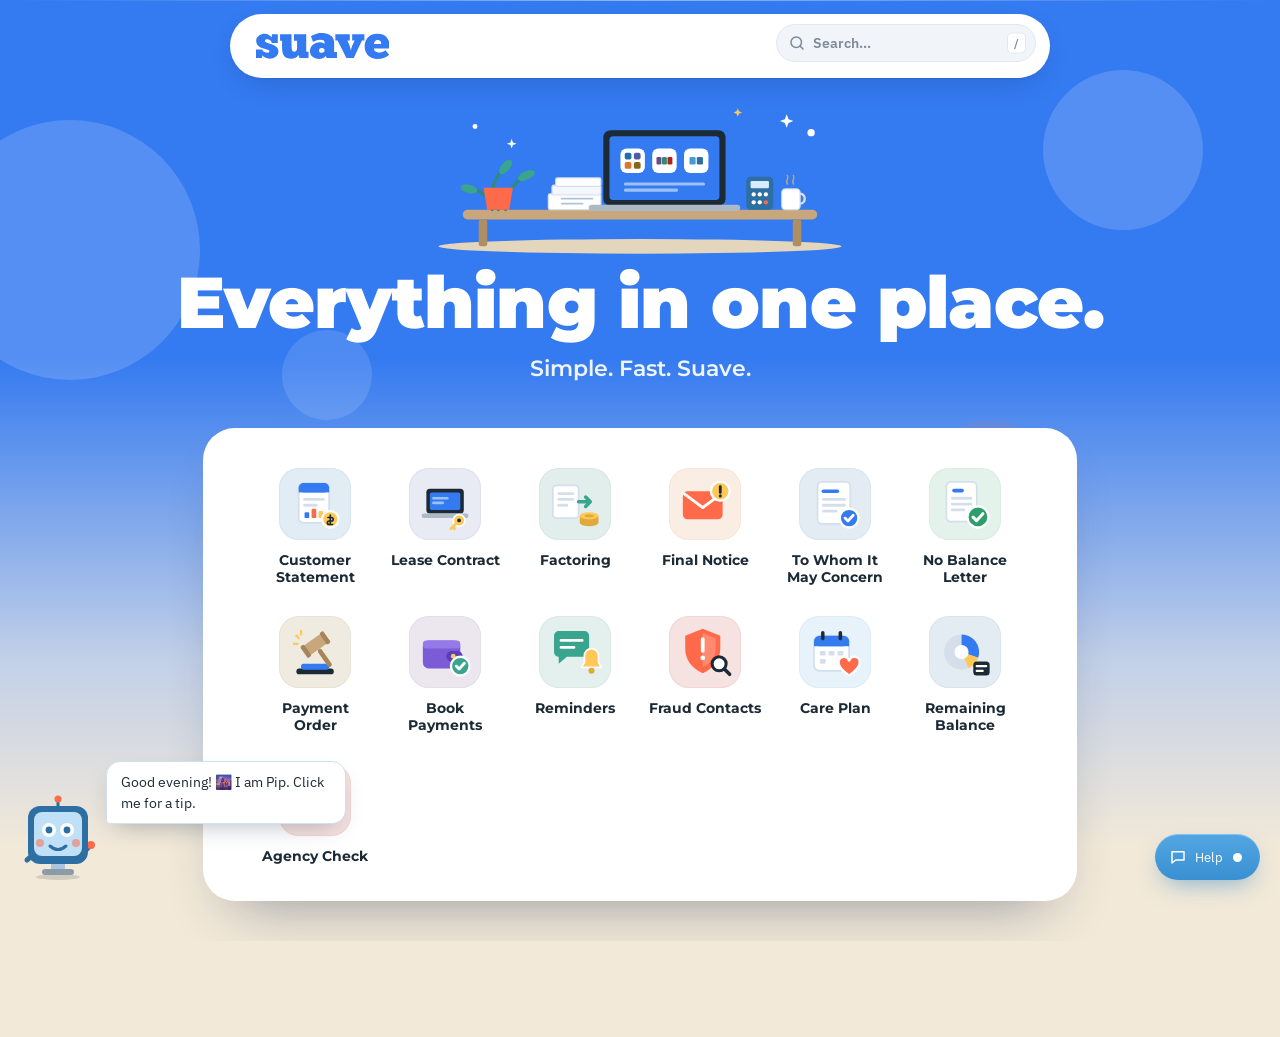
<file: index.html>
<!DOCTYPE html>
<html lang="en">
<head>
<meta charset="UTF-8">
<meta name="viewport" content="width=device-width, initial-scale=1.0">
<title>Suave – Tools</title>
<link rel="preconnect" href="https://fonts.googleapis.com">
<link rel="preconnect" href="https://fonts.gstatic.com" crossorigin>
<link href="https://fonts.googleapis.com/css2?family=IBM+Plex+Sans:wght@400;500;600;700&display=swap" rel="stylesheet">
<link href="https://fonts.googleapis.com/css2?family=Montserrat:wght@600;700;800;900&display=swap" rel="stylesheet">
<link rel="icon" type="image/svg+xml" href="favicon.svg">
<link rel="stylesheet" href="site.css">
<style>
  body{ --page-width:1040px; }
  .app-bar-inner{ display:flex; align-items:center; justify-content:flex-end; gap:16px; min-height:40px; }
  .bar-search{ position:relative; display:block; width:260px; max-width:50vw; flex:none; transition:width .2s ease; }
  .bar-search:focus-within{ width:320px; }
  .bar-search input{ width:100%; box-sizing:border-box; min-height:38px; padding:7px 36px; border-radius:19px; font:inherit; font-size:14px; color:#fff;
    background:rgba(255,255,255,.18); border:1px solid rgba(255,255,255,.35); outline:none; -webkit-appearance:none; appearance:none; }
  .bar-search input::placeholder{ color:rgba(255,255,255,.85); }
  .bar-search input:focus{ background:#fff; color:var(--ink); border-color:#fff; box-shadow:0 0 0 3px rgba(255,255,255,.35); }
  .bar-search input:focus::placeholder{ color:#8794A0; }
  .bar-search svg{ position:absolute; left:12px; top:50%; transform:translateY(-50%); color:#fff; pointer-events:none; }
  .bar-search input:focus ~ svg{ color:var(--ink-soft); }
  .bar-search kbd{ position:absolute; right:10px; top:50%; transform:translateY(-50%); font:600 11px/1 var(--font); padding:4px 6px; border-radius:5px; background:rgba(255,255,255,.2); color:#fff; border:1px solid rgba(255,255,255,.35); }
  .bar-search input:focus ~ kbd{ display:none; }
  .sr-only{ position:absolute; width:1px; height:1px; overflow:hidden; clip:rect(0 0 0 0); }

  .home{ min-height:calc(100vh - 140px); display:flex; align-items:center; justify-content:center; padding:32px 16px 96px; box-sizing:border-box; }
  .grid{ list-style:none; margin:0; padding:0; display:grid; grid-template-columns:repeat(3, 170px); gap:56px; justify-content:center; }
  .folder, .app{ display:flex; flex-direction:column; align-items:center; gap:12px; text-decoration:none; color:var(--ink);
    background:none; border:0; padding:0; font:inherit; cursor:pointer; -webkit-tap-highlight-color:transparent; }
  .app-name{ font-size:15px; font-weight:600; text-align:center; line-height:1.25; }
  .folder-icon{ width:156px; height:156px; box-sizing:border-box; padding:18px; border-radius:36px; display:grid; grid-template-columns:repeat(3, 34px); gap:10px; align-content:center; justify-content:center;
    background:rgba(255,255,255,.85); border:1px solid var(--line); box-shadow:0 1px 2px rgba(28,42,54,.05), 0 16px 32px -18px rgba(28,42,54,.35);
    transition:transform .18s ease, box-shadow .18s ease; }
  .folder-icon > span{ aspect-ratio:1; border-radius:8px; display:grid; place-items:center; color:#fff;
    background:linear-gradient(160deg, color-mix(in srgb, var(--c) 75%, #fff), var(--c)); }
  .folder-icon > span{ width:34px; height:34px; } .folder-icon > span svg{ width:58%; height:58%; }
  .folder-icon.n2{ grid-template-columns:repeat(2, 34px); }
  .folder:hover .folder-icon, .folder:focus-visible .folder-icon{ transform:translateY(-4px) scale(1.03); box-shadow:0 1px 2px rgba(28,42,54,.05), 0 24px 40px -20px rgba(28,42,54,.45); }
  .folder:focus-visible{ outline:none; } .folder:focus-visible .folder-icon{ outline:3px solid var(--brand); outline-offset:3px; }

  .apps{ list-style:none; margin:0; padding:0; display:grid; grid-template-columns:repeat(var(--n, 4), 112px); gap:28px 20px; justify-content:center; }
  .app-icon{ width:72px; height:72px; border-radius:20px; display:grid; place-items:center; color:#fff;
    background:linear-gradient(160deg, color-mix(in srgb, var(--c) 72%, #fff), var(--c));
    box-shadow:inset 0 1px 0 rgba(255,255,255,.35), 0 10px 18px -10px var(--c); transition:transform .18s ease; }
  .app-icon svg{ width:34px; height:34px; }
  .app .app-name{ font-size:13.5px; }
  .app:hover .app-icon, .app:focus-visible .app-icon{ transform:translateY(-3px) scale(1.05); }
  .app:focus-visible{ outline:none; } .app:focus-visible .app-icon{ outline:3px solid var(--brand); outline-offset:3px; }

  .sheet{ position:fixed; inset:0; z-index:50; display:grid; place-items:center; padding:16px; background:rgba(20,34,48,.35); backdrop-filter:blur(6px); -webkit-backdrop-filter:blur(6px); }
  .sheet[hidden]{ display:none; }
  .sheet-box{ width:auto; max-width:100%; box-sizing:border-box; background:#fff; border-radius:28px; padding:22px 24px 32px; box-shadow:0 30px 80px -20px rgba(20,34,48,.45); animation:pop .18s ease; }
  @keyframes pop{ from{ opacity:0; transform:scale(.94); } to{ opacity:1; transform:none; } }
  .sheet-head{ display:flex; align-items:center; justify-content:space-between; gap:24px; margin:0 0 26px; }
  .sheet-box{ padding:24px 32px 34px; }
  .sheet-head h2{ margin:0; font-size:20px; font-weight:700; color:var(--ink); }
  .sheet-close{ width:36px; height:36px; border-radius:50%; border:0; background:#EEF3F8; color:var(--ink-soft); font-size:22px; line-height:1; cursor:pointer; }
  .sheet-close:hover{ background:#E1EAF2; color:var(--ink); }

  .results{ width:min(760px, 100%); } .results .apps{ grid-template-columns:repeat(auto-fill, 112px); }
  .results[hidden], .grid[hidden]{ display:none; }
  .results .app[hidden]{ display:none; }
  .no-results{ text-align:center; color:var(--ink-soft); margin:24px 0 0; }

  @media (max-width:560px){
    .grid{ grid-template-columns:repeat(3, 1fr); gap:20px; width:100%; }
    .folder-icon{ width:96px; height:96px; padding:10px; gap:5px; border-radius:24px; grid-template-columns:repeat(3, 22px); } .folder-icon > span{ width:22px; height:22px; } .folder-icon.n2{ grid-template-columns:repeat(2, 22px); }
    .folder-icon > span{ border-radius:6px; }
    .app-name{ font-size:13.5px; }
    .apps, .results .apps{ grid-template-columns:repeat(3, 1fr); gap:22px 8px; } .sheet-box{ width:100%; padding:20px 16px 28px; }
    .app-icon{ width:60px; height:60px; border-radius:16px; }
    .bar-search{ width:160px; } .bar-search:focus-within{ width:200px; } .bar-search kbd{ display:none; }
  }
  @media (prefers-reduced-motion:reduce){ .sheet-box{ animation:none; } .folder-icon, .app-icon{ transition:none; } }
  /* ---- Suave-stijl (paywithsuave.com) ---- */
  body{ background:#F2E9D8; }
  .app-bar{ position:absolute; top:0; left:0; right:0; z-index:5; background:transparent !important; border:0 !important; box-shadow:none !important; }
  .app-bar-inner{ max-width:820px; margin:14px auto 0; padding:10px 14px 10px 26px; background:#fff; border-radius:999px; justify-content:space-between;
    box-shadow:0 1px 2px rgba(20,40,80,.06), 0 10px 30px -14px rgba(20,40,80,.35); }
  .wordmark{ font:900 30px/1 "Montserrat", sans-serif; letter-spacing:-.5px; color:#347AF0; text-decoration:none; }
  .bar-search input{ color:var(--ink); background:#F1F4F9; border-color:#E3E8F0; }
  .bar-search input::placeholder{ color:#7D8A99; }
  .bar-search input:focus{ background:#fff; border-color:#347AF0; box-shadow:0 0 0 3px rgba(52,122,240,.18); }
  .bar-search svg{ color:#7D8A99; }
  .bar-search kbd{ background:#fff; color:#7D8A99; border-color:#E3E8F0; }
  .home{ min-height:100vh; flex-direction:column; justify-content:flex-start; padding:150px 16px 120px;
    background:linear-gradient(#347AF0 0%, #347AF0 38%, #C2D0E8 70%, #F2E9D8 90%, #F2E9D8 100%); }
  .page.home{ max-width:none; width:100%; margin:0; box-sizing:border-box; }
  .hero-title{ margin:0; font:900 clamp(40px, 6.5vw, 72px)/1.05 "Montserrat", sans-serif; letter-spacing:-1px; color:#fff; text-align:center; }
  .hero-sub{ margin:14px 0 44px; font:600 clamp(17px, 2vw, 22px)/1.35 "Montserrat", sans-serif; color:rgba(255,255,255,.92); text-align:center; }
  .panel{ background:#fff; border-radius:32px; padding:40px 56px 36px; box-shadow:0 30px 60px -30px rgba(20,40,80,.45); }
  .results.panel[hidden]{ display:none; }
  .folder-icon{ background:#F3F6FC; border-color:#E3E9F3; box-shadow:none; }
  .folder:hover .folder-icon, .folder:focus-visible .folder-icon{ box-shadow:0 18px 30px -18px rgba(52,122,240,.55); }
  .app-name{ font-family:"Montserrat", sans-serif; font-weight:700; }
  .sheet-head h2{ font-family:"Montserrat", sans-serif; font-weight:800; }
  @media (max-width:560px){
    .app-bar-inner{ margin:10px 10px 0; padding:8px 8px 8px 18px; }
    .wordmark{ font-size:24px; }
    .home{ padding-top:110px; }
    .panel{ padding:26px 14px 22px; border-radius:24px; width:100%; box-sizing:border-box; }
    .hero-sub{ margin-bottom:28px; }
  }
  .scene{ width:min(720px, 100%); margin:56px auto 0; }
  .scene svg{ display:block; width:100%; height:auto; }
  .home{ padding-bottom:40px; }
  /* ---- Getekende iconen ---- */
  .app-icon{ background:color-mix(in srgb, var(--c) 13%, #fff); box-shadow:inset 0 0 0 1px color-mix(in srgb, var(--c) 18%, #fff); }
  .app-icon svg{ width:78%; height:78%; }
  .folder-icon > span{ background:color-mix(in srgb, var(--c) 13%, #fff); }
  .folder-icon > span svg{ width:86%; height:86%; }
  .folder-icon{ background:#fff; }
  /* ---- Logo ---- */
  .wordmark svg{ display:block; height:26px; width:auto; }
  @media (max-width:560px){ .wordmark svg{ height:21px; } }
  /* ---- Beweging ---- */
  .home{ position:relative; overflow:hidden; }
  .home > *{ position:relative; z-index:1; }
  .bubble{ position:absolute !important; z-index:0 !important; border-radius:50%; background:rgba(255,255,255,.16); pointer-events:none; animation:drift 14s ease-in-out infinite; }
  .bubble.b1{ width:260px; height:260px; left:-60px; top:120px; }
  .bubble.b2{ width:160px; height:160px; right:6%; top:70px; animation-duration:11s; animation-delay:-4s; }
  .bubble.b3{ width:90px; height:90px; left:22%; top:330px; background:rgba(255,255,255,.12); animation-duration:9s; animation-delay:-2s; }
  .bubble.b4{ width:120px; height:120px; right:18%; top:420px; background:rgba(255,107,74,.10); animation-duration:13s; animation-delay:-7s; }
  @keyframes drift{ 0%,100%{ transform:translate(0,0); } 50%{ transform:translate(24px,-30px); } }
  .hero-title, .hero-sub, .panel, .scene{ animation:rise .7s cubic-bezier(.2,.8,.2,1) both; }
  .hero-sub{ animation-delay:.08s; } .panel{ animation-delay:.16s; } .scene{ animation-delay:.3s; }
  @keyframes rise{ from{ opacity:0; transform:translateY(18px); } to{ opacity:1; transform:none; } }
  .grid > li{ animation:pop .5s cubic-bezier(.3,1.5,.5,1) both; }
  .grid > li:nth-child(1){ animation-delay:.3s; } .grid > li:nth-child(2){ animation-delay:.38s; } .grid > li:nth-child(3){ animation-delay:.46s; }
  .folder-icon{ animation:float 5s ease-in-out infinite; }
  .grid > li:nth-child(2) .folder-icon{ animation-delay:-1.6s; } .grid > li:nth-child(3) .folder-icon{ animation-delay:-3.2s; }
  @keyframes float{ 0%,100%{ translate:0 0; } 50%{ translate:0 -6px; } }
  .scene svg{ animation:bob 6s ease-in-out infinite; }
  @keyframes bob{ 0%,100%{ transform:translateY(0); } 50%{ transform:translateY(-6px); } }
  .scene .tw{ transform-box:fill-box; transform-origin:center; animation:twinkle 2.6s ease-in-out infinite; }
  .scene .tw:nth-of-type(2n){ animation-delay:-1.3s; }
  @keyframes twinkle{ 0%,100%{ opacity:.35; transform:scale(.7); } 50%{ opacity:1; transform:scale(1.15); } }
  .scene .steam{ animation:steam 2.8s ease-in-out infinite; }
  .scene .steam + .steam{ animation-delay:-1.4s; }
  @keyframes steam{ 0%{ opacity:0; transform:translateY(6px); } 40%{ opacity:.9; } 100%{ opacity:0; transform:translateY(-10px); } }
  .scene .leaf{ transform-box:fill-box; transform-origin:bottom center; animation:sway 4s ease-in-out infinite; }
  @keyframes sway{ 0%,100%{ transform:rotate(-3deg); } 50%{ transform:rotate(3deg); } }
  .scene .blink{ animation:blink 3s steps(1) infinite; }
  @keyframes blink{ 0%,70%{ fill:#FF6B4A; } 71%,100%{ fill:#fff; } }
  @media (prefers-reduced-motion:reduce){ .bubble, .folder-icon, .scene svg, .scene .tw, .scene .steam, .scene .leaf, .scene .blink, .grid > li, .hero-title, .hero-sub, .panel, .scene{ animation:none !important; } }
  /* ---- All tools as apps, drawing on top ---- */
  .home{ padding-top:96px; }
  .scene.scene-top{ width:min(440px, 86%); margin:0 auto 10px; }
  .all-apps{ grid-template-columns:repeat(6, 112px); gap:30px 18px; }
  .all-apps > li{ animation:pop .5s cubic-bezier(.3,1.5,.5,1) both; }
  .all-apps > li:nth-child(n){ animation-delay:calc(.25s + var(--i, 0) * 40ms); }
  @media (max-width:900px){ .all-apps{ grid-template-columns:repeat(4, 104px); } }
  @media (max-width:560px){ .home{ padding-top:84px; } .all-apps{ grid-template-columns:repeat(3, 1fr); gap:24px 8px; } .scene.scene-top{ width:92%; } }
  @media (prefers-reduced-motion:reduce){ .all-apps > li{ animation:none; } }
</style>
</head>
<body>
<header class="app-bar">
  <div class="app-bar-inner">
    <a class="wordmark" href="index.html" aria-label="Suave – home"><svg viewBox="0 0 990 193" fill="#347AF0" role="img" aria-label="Suave"><path d="M0 186.1V122.7H47.1C47.1 127.4 48.6 131.3 51.5 134.4C54.5 137.4 57.9 139.8 61.9 141.6C65.9 143.3 70 144.6 74.2 145.3C78.4 146 81.8 146.3 84.4 146.3C87.9 146.3 91.4 145.5 94.8 144C98.2 142.5 99.9 139.3 99.9 134.4C99.9 131.1 97.5 128.4 92.7 126.4C87.9 124.4 81.8 122.5 74.4 120.6C67 118.8 59.1 116.5 50.6 114C42.2 111.4 34.3 107.8 26.9 103.2C19.5 98.7 13.4 92.7 8.6 85.3C3.8 77.9 1.4 68.5 1.4 57C1.4 48.1 3.5 40.4 7.6 33.9C11.7 27.5 16.8 22.2 23 18.1C29.3 14 35.9 11 43.1 9C50.2 7 57 6 63.3 6C75.3 6 86.1 8.7 95.7 14.1C105.3 19.5 112 25.9 115.7 33.4L118.5 10.2H161.8V73.5H116.1C116.1 69.8 115 66.3 112.9 63.1C110.8 60 108 57.2 104.6 54.7C101.2 52.2 97.4 50.3 93.2 48.9C89 47.5 84.6 46.8 80.2 46.8C76.4 46.8 73.2 47.8 70.5 49.8C67.8 51.8 66.5 55 66.5 59.4C66.5 63.4 68.9 66.6 73.9 68.9C78.8 71.3 84.9 73.6 92.3 75.8C99.7 78 107.7 80.5 116.4 83.2C125.1 85.9 133.1 89.5 140.5 93.9C147.9 98.4 154 104 159 111C163.9 117.9 166.4 126.7 166.4 137.5C166.4 145.7 164.5 153.1 160.9 159.7C157.3 166.2 152.5 171.8 146.5 176.4C140.5 181 133.5 184.4 125.6 186.8C117.6 189.1 109.4 190.3 100.9 190.3C88.3 190.3 77.2 187.7 67.7 182.5C58.2 177.4 51.3 171.4 47.1 164.6L44 186.1H0Z"/><path d="M178.7 10.2H263.8V95C263.8 110.2 265.1 121.4 267.8 128.5C270.5 135.7 275.5 139.3 282.8 139.3C288.9 139.3 294.1 136.8 298.4 131.9C302.8 127 304.9 120.5 304.9 112.5V56.6H281.7V10.2H372.8V139.3H390V186.1H323.6L314.1 163.9C312.2 166 309.9 168.6 307.2 171.8C304.5 175 301.2 178 297.4 180.8C293.5 183.6 288.9 186 283.5 188C278.1 190 271.6 191 264.1 191C250.8 191 239.6 189.2 230.5 185.7C221.5 182.2 214.2 176.9 208.7 169.9C203.2 162.8 199.3 153.9 197 143.1C194.6 132.4 193.4 119.7 193.4 105.2V56.6H178.7V10.2Z"/><path d="M408 25C411.5 22.9 416 20.4 421.3 17.6C426.7 14.8 432.8 12 439.5 9.3C446.1 6.6 453.3 4.4 460.9 2.6C468.5 0.9 476.4 0 484.7 0C495.2 0 506.1 1.1 517.4 3.3C528.6 5.6 538.9 9.4 548.1 14.9C557.4 20.5 565 27.9 571 37.3C577 46.7 580 58.4 580 72.5V141H601.1V186.1H525.8L517.4 170.2C514.1 174.7 510.4 178.4 506.3 181.3C502.2 184.2 498 186.5 493.6 188.2C489.3 189.8 485 191 480.8 191.7C476.6 192.4 472.9 192.7 469.9 192.7C461.4 192.7 453.1 191.6 444.9 189.2C436.7 186.9 429.3 183.4 422.8 178.7C416.2 174 410.9 167.9 406.7 160.6C402.6 153.2 400.6 144.3 400.6 134C400.6 124.2 402.5 115.2 406.4 107.3C410.3 99.3 415.5 92.5 422.2 86.9C428.9 81.2 436.7 76.9 445.6 73.9C454.5 70.8 463.9 69.3 473.8 69.3C478.9 69.3 483.5 69.8 487.6 70.9C491.7 71.9 495.3 73.2 498.2 74.6C501.1 76 503.5 77.4 505.2 78.8C507 80.2 508.1 81.1 508.6 81.6V69.3C508.6 61.3 505.4 56 499.1 53.5C492.7 50.9 484.8 49.6 475.2 49.6C464.6 49.6 454.9 51.3 446.1 54.9C437.3 58.4 429.6 62 422.8 65.8L408 25ZM486.1 147C491.5 147 496.1 145.7 500.1 143.1C504.1 140.6 506.9 138 508.6 135.4V122C508.3 121.6 507.8 120.8 507 119.8C506.2 118.7 504.9 117.6 503.3 116.4C501.7 115.2 499.6 114.2 497.1 113.3C494.7 112.3 491.6 111.8 487.8 111.8C480.8 111.8 475.6 113.6 472.3 117.1C469.1 120.6 467.4 125.1 467.4 130.5C467.4 135.4 469.2 139.4 472.7 142.4C476.2 145.5 480.7 147 486.1 147Z"/><path d="M705.1 129.1C705.1 127.2 705.4 124.8 706 121.9C706.6 118.9 707.3 115.7 708.3 112.2C709.2 108.7 710.3 105 711.6 101.3C712.9 97.5 714.3 93.9 715.7 90.4L732.5 54.9H713.9V10.2H804.6V54.9H786.4L725.5 186.1H671L605.6 54.9H589V10.2H696V54.9H678.4L694.6 92.1C696.9 98.9 698.9 105.9 700.5 112.9C702.2 119.9 703.2 125.3 703.7 129.1H705.1Z"/><path d="M990 161.8C976.9 173 963 181 948.5 185.5C934 190.1 917.5 192.4 899.3 192.4C888.2 192.4 877.2 190.6 866.2 186.9C855.2 183.3 845.3 177.7 836.5 170.1C827.7 162.4 820.5 152.6 814.8 140.5C809.2 128.4 806.4 114 806.4 97.1C806.4 82.8 808.9 69.9 813.8 58.6C818.7 47.2 825.4 37.5 833.8 29.5C842.3 21.6 852.2 15.5 863.7 11.4C875.2 7.3 887.7 5.3 901 5.3C915.6 5.3 928.4 7.4 939.5 11.6C950.7 15.8 960 21.7 967.5 29.2C975 36.7 980.6 45.5 984.4 55.7C988.1 65.9 990 77 990 89C990 93.7 989.6 98.3 988.9 102.9C988.2 107.4 987.2 111.7 985.8 115.7H875C875.5 118.1 876.2 120.9 877.3 124.2C878.3 127.4 880.1 130.6 882.7 133.6C885.3 136.7 888.8 139.3 893.3 141.4C897.7 143.5 903.7 144.6 911.2 144.6C914.3 144.6 917.6 144.4 921.2 144.2C924.9 144 928.8 143.3 933 142.1C937.2 140.9 941.7 139.2 946.4 137C951.1 134.8 955.8 131.7 960.5 127.7L990 161.8ZM903.1 52.8C897.7 52.8 893.3 53.8 889.9 55.9C886.5 58 883.8 60.6 881.8 63.5C879.9 66.4 878.5 69.5 877.6 72.8C876.8 76.1 876.3 78.8 876 80.9H929.2C929.2 77.6 928.8 74.3 928.1 70.9C927.4 67.5 926.2 64.4 924.4 61.7C922.6 59 920.1 56.9 916.7 55.2C913.3 53.6 908.8 52.8 903.1 52.8Z"/></svg></a>
    <label class="finder bar-search"><span class="sr-only" style="position:absolute;width:1px;height:1px;overflow:hidden;clip:rect(0 0 0 0)">Search tools</span>
      <input id="finder" type="search" placeholder="Search…" autocomplete="off">
      <svg width="18" height="18" viewBox="0 0 24 24" fill="none" aria-hidden="true"><circle cx="11" cy="11" r="7" stroke="currentColor" stroke-width="2"/><path d="M20 20L16 16" stroke="currentColor" stroke-width="2" stroke-linecap="round"/></svg>
      <kbd>/</kbd></label>
  </div>
</header>
<main class="page home">
  <span class="bubble b1"></span><span class="bubble b2"></span><span class="bubble b3"></span><span class="bubble b4"></span>
  <div class="scene scene-top" aria-hidden="true"><svg viewBox="0 0 720 260" fill="none" xmlns="http://www.w3.org/2000/svg">
    <ellipse cx="360" cy="246" rx="330" ry="12" fill="#E4D6BC"/>
    <rect x="70" y="186" width="580" height="16" rx="8" fill="#C9A77C"/>
    <rect x="96" y="202" width="14" height="44" rx="4" fill="#B08E63"/><rect x="610" y="202" width="14" height="44" rx="4" fill="#B08E63"/>
    <g class="leaf"><path d="M118 186c-4-30 4-54 22-70M140 186c2-26 14-46 34-56M128 186c-14-22-30-32-48-34" stroke="#2E8B7A" stroke-width="5" stroke-linecap="round"/>
    <ellipse cx="140" cy="116" rx="14" ry="7" transform="rotate(-50 140 116)" fill="#3AA58F"/><ellipse cx="174" cy="130" rx="15" ry="7" transform="rotate(-25 174 130)" fill="#3AA58F"/><ellipse cx="80" cy="152" rx="14" ry="7" transform="rotate(15 80 152)" fill="#3AA58F"/></g>
    <path d="M104 150h48l-6 36h-36z" fill="#FF6B4A"/>
    <rect x="210" y="160" width="86" height="26" rx="3" fill="#fff" stroke="#D5DFEC" stroke-width="2"/><rect x="216" y="146" width="80" height="16" rx="3" fill="#F3F6FC" stroke="#D5DFEC" stroke-width="2"/><rect x="222" y="134" width="74" height="14" rx="3" fill="#fff" stroke="#D5DFEC" stroke-width="2"/>
    <path d="M232 168h50M232 176h34" stroke="#AFC3DD" stroke-width="3" stroke-linecap="round"/>
    <rect x="300" y="56" width="200" height="124" rx="12" fill="#1C2A36"/><rect x="310" y="66" width="180" height="104" rx="6" fill="#347AF0"/>
    <rect x="276" y="178" width="248" height="10" rx="5" fill="#AEB9C6"/>
    <rect x="328" y="86" width="40" height="40" rx="10" fill="#fff"/><rect x="380" y="86" width="40" height="40" rx="10" fill="#fff"/><rect x="432" y="86" width="40" height="40" rx="10" fill="#fff"/>
    <rect x="335" y="93" width="11" height="11" rx="3" fill="#1F6FA8"/><rect x="350" y="93" width="11" height="11" rx="3" fill="#4F5AA8"/><rect x="335" y="108" width="11" height="11" rx="3" fill="#D9772B"/><rect x="350" y="108" width="11" height="11" rx="3" fill="#8A6418"/>
    <rect x="387" y="100" width="8" height="12" rx="2" fill="#6B4A86"/><rect x="396" y="100" width="8" height="12" rx="2" fill="#2E8B7A"/><rect x="405" y="100" width="8" height="12" rx="2" fill="#B42318"/>
    <rect x="441" y="100" width="10" height="12" rx="2" fill="#439BDA"/><rect x="453" y="100" width="10" height="12" rx="2" fill="#2E6FA3"/>
    <path d="M336 144h128M336 154h84" stroke="#9CC0F8" stroke-width="5" stroke-linecap="round"/>
    <rect x="534" y="132" width="44" height="54" rx="7" fill="#2E6FA3"/><rect x="541" y="139" width="30" height="12" rx="2" fill="#D9ECFF"/>
    <g fill="#fff"><circle cx="546" cy="161" r="3.5"/><circle cx="556" cy="161" r="3.5"/><circle cx="566" cy="161" r="3.5"/><circle cx="546" cy="174" r="3.5"/><circle cx="556" cy="174" r="3.5"/><circle class="blink" cx="566" cy="174" r="3.5" fill="#FF6B4A"/></g>
    <rect x="592" y="152" width="30" height="34" rx="6" fill="#fff" stroke="#D5DFEC" stroke-width="2"/><path d="M622 160c10 0 10 16 0 16" stroke="#D5DFEC" stroke-width="4" fill="none"/>
    <path class="steam" d="M601 144c-4-6 4-8 0-14" stroke="#B9A88C" stroke-width="2.5" stroke-linecap="round"/><path class="steam" d="M611 144c-4-6 4-8 0-14" stroke="#B9A88C" stroke-width="2.5" stroke-linecap="round"/>
    <circle class="tw" cx="640" cy="60" r="6" fill="#fff"/><circle class="tw" cx="90" cy="50" r="4" fill="#fff"/><path class="tw" d="M600 30l3 8 8 3-8 3-3 8-3-8-8-3 8-3z" fill="#fff"/><path class="tw" d="M150 70l2 6 6 2-6 2-2 6-2-6-6-2 6-2z" fill="#fff"/><path class="tw" d="M520 20l2 5 5 2-5 2-2 5-2-5-5-2 5-2z" fill="#FFC857"/>
  </svg></div>
  <h1 class="hero-title">Everything in one place.</h1>
  <p class="hero-sub">Simple. Fast. Suave.</p>
  <div class="panel" id="folders-panel">
  <ul class="apps all-apps" id="folders"><li style="--i:0"><a class="app" href="customer-statement.html" style="--c:#1F6FA8" title="Outstanding balance, late payments and optional 15% collection costs per contract. Opens the lease, final notice and factoring pre-filled." data-search="customer statement outstanding balance, late payments and optional 15% collection costs per contract. opens the lease, final notice and factoring pre-filled. customer statement openstaand saldo, te late betalingen en eventueel 15% incassokosten, per contract opgebouwd. hiervandaan open je ook de lease, final notice en factoring, al ingevuld."><span class="app-icon"><svg viewBox="0 0 48 48" fill="none" aria-hidden="true"><rect x="10" y="6" width="26" height="34" rx="4" fill="#fff" stroke="#D5DFEC" stroke-width="1.5"/><rect x="10" y="6" width="26" height="8" rx="4" fill="#347AF0"/><rect x="10" y="10" width="26" height="4" fill="#347AF0"/><path d="M15 20h16M15 25h10" stroke="#D5DFEC" stroke-width="2.5" stroke-linecap="round"/><rect x="15" y="31" width="4" height="5" rx="1" fill="#347AF0"/><rect x="21" y="28" width="4" height="8" rx="1" fill="#FF6B4A"/><rect x="27" y="30" width="4" height="6" rx="1" fill="#FFC857"/><circle cx="37" cy="37" r="7" fill="#FFC857" stroke="#fff" stroke-width="2"/><path d="M37 33.5v7M35 35.5h3a1.5 1.5 0 010 3h-2a1.5 1.5 0 000 3h3" stroke="#1C2A36" stroke-width="1.4" stroke-linecap="round"/></svg></span><span class="app-name">Customer Statement</span></a></li><li style="--i:1"><a class="app" href="lease-agreement.html" style="--c:#4F5AA8" title="Rent-to-own lease. Term, end date and contract number are filled in automatically." data-search="lease contract rent-to-own lease. term, end date and contract number are filled in automatically. lease contract huurovereenkomst met koopoptie. looptijd, einddatum en contractnummer worden automatisch ingevuld."><span class="app-icon"><svg viewBox="0 0 48 48" fill="none" aria-hidden="true"><rect x="8" y="11" width="32" height="21" rx="3" fill="#1C2A36"/><rect x="11" y="14" width="26" height="15" rx="1.5" fill="#347AF0"/><path d="M14 19h12M14 23h8" stroke="#9CC0F8" stroke-width="2.2" stroke-linecap="round"/><rect x="4" y="32" width="40" height="4" rx="2" fill="#AEB9C6"/><circle cx="36" cy="38" r="5" fill="#FFC857" stroke="#fff" stroke-width="1.5"/><circle cx="36" cy="38" r="1.6" fill="#1C2A36"/><path d="M33 41l-4 4M30.5 43.5l1.5 1.5" stroke="#FFC857" stroke-width="2.4" stroke-linecap="round"/></svg></span><span class="app-name">Lease Contract</span></a></li><li style="--i:2"><a class="app" href="factoring.html" style="--c:#1F7A6A" title="Sale of invoices to Suave Solutions LLC, ready as PDF." data-search="factoring sale of invoices to suave solutions llc, ready as pdf. factoring verkoop van facturen aan suave solutions llc. mimi venture staat standaard als verkoper, de handtekeningen blijven leeg en de pdf krijgt de naam van het abonnement en de klant."><span class="app-icon"><svg viewBox="0 0 48 48" fill="none" aria-hidden="true"><rect x="5" y="8" width="22" height="28" rx="3" fill="#fff" stroke="#D5DFEC" stroke-width="1.5"/><path d="M10 15h12M10 20h12M10 25h7" stroke="#D5DFEC" stroke-width="2.4" stroke-linecap="round"/><path d="M27 22h9" stroke="#3AA58F" stroke-width="3" stroke-linecap="round"/><path d="M33 18l4 4-4 4" stroke="#3AA58F" stroke-width="3" stroke-linecap="round" stroke-linejoin="round"/><ellipse cx="36" cy="40" rx="8" ry="3" fill="#E0A93A"/><rect x="28" y="34" width="16" height="6" fill="#E0A93A"/><ellipse cx="36" cy="34" rx="8" ry="3" fill="#FFC857"/><ellipse cx="36" cy="34" rx="4" ry="1.4" fill="#E0A93A"/></svg></span><span class="app-name">Factoring</span></a></li><li style="--i:3"><a class="app" href="final-notice.html" style="--c:#D9772B" title="Last payment reminder as e-mail with automatic escalation date. Save as PDF." data-search="final notice last payment reminder as e-mail with automatic escalation date. save as pdf. final notice laatste betalingsherinnering als e-mail, met automatische escalatiedatum. klaar om als pdf te bewaren."><span class="app-icon"><svg viewBox="0 0 48 48" fill="none" aria-hidden="true"><rect x="5" y="13" width="34" height="24" rx="4" fill="#FF6B4A"/><path d="M6 15l16 12 16-12" stroke="#fff" stroke-width="2.5" stroke-linecap="round" stroke-linejoin="round"/><circle cx="37" cy="13" r="8" fill="#FFC857" stroke="#fff" stroke-width="2"/><path d="M37 9v5" stroke="#1C2A36" stroke-width="2.4" stroke-linecap="round"/><circle cx="37" cy="17" r="1.3" fill="#1C2A36"/></svg></span><span class="app-name">Final Notice</span></a></li><li style="--i:4"><a class="app" href="to-whom-it-may-concern.html" style="--c:#2E6FA3" title="To Whom It May Concern letter or Notice of Outstanding Obligations, read from the customer statement. Download as PDF with the Suave logo." data-search="notice of outstanding obligations pay-off payoff pending payments to whom it may concern letter confirming a customer's contracts and outstanding balance, read from the customer statement. download as pdf with the suave logo. bevestiging brief verklaring contracten saldo bank"><span class="app-icon"><svg viewBox="0 0 48 48" fill="none" aria-hidden="true"><rect x="9" y="5" width="28" height="36" rx="4" fill="#fff" stroke="#D5DFEC" stroke-width="1.5"/><path d="M14 13h12" stroke="#347AF0" stroke-width="3" stroke-linecap="round"/><path d="M14 20h18M14 25h18M14 30h11" stroke="#D5DFEC" stroke-width="2.4" stroke-linecap="round"/><circle cx="36" cy="36" r="8" fill="#347AF0" stroke="#fff" stroke-width="2"/><path d="M32.5 36l2.5 2.5 4.5-5" stroke="#fff" stroke-width="2.4" stroke-linecap="round" stroke-linejoin="round"/></svg></span><span class="app-name">To Whom It May Concern</span></a></li><li style="--i:5"><a class="app" href="no-balance-letter.html" style="--c:#2E9E6B" title="Letter confirming that a customer has no open balance with Suave. Only needs the full name." data-search="no balance letter letter confirming that a customer has no open balance with suave. only needs the full name. geen openstaand saldo brief paid off clearance"><span class="app-icon"><svg viewBox="0 0 48 48" fill="none" aria-hidden="true"><rect x="8" y="5" width="26" height="34" rx="4" fill="#fff" stroke="#D5DFEC" stroke-width="1.5"/><rect x="13" y="11" width="10" height="3" rx="1.5" fill="#347AF0"/><path d="M13 19h16M13 24h16M13 29h10" stroke="#D5DFEC" stroke-width="2.4" stroke-linecap="round"/><circle cx="35" cy="35" r="9" fill="#2E9E6B" stroke="#fff" stroke-width="2"/><path d="M30.8 35.2l3 3 5.4-6" stroke="#fff" stroke-width="2.6" stroke-linecap="round" stroke-linejoin="round"/></svg></span><span class="app-name">No Balance Letter</span></a></li><li style="--i:6"><a class="app" href="bevel-tot-betaling.html" style="--c:#8A6418" title="Court petition (Bevel tot Betaling) asking the court to order payment. Download as Word or PDF." data-search="payment order court petition (bevel tot betaling) asking the court to order payment. download as word or pdf. bevel tot betaling verzoekschrift aan het gerecht om de gedaagde te laten veroordelen tot betaling. download als word of pdf."><span class="app-icon"><svg viewBox="0 0 48 48" fill="none" aria-hidden="true"><rect x="8" y="38" width="32" height="5" rx="2.5" fill="#1C2A36"/><rect x="12" y="34" width="24" height="5" rx="2" fill="#347AF0"/><g transform="rotate(-35 26 20)"><rect x="16" y="12" width="20" height="10" rx="3" fill="#C9A77C"/><rect x="14" y="11" width="4" height="12" rx="1.5" fill="#A8845A"/><rect x="34" y="11" width="4" height="12" rx="1.5" fill="#A8845A"/><rect x="24" y="22" width="4" height="18" rx="2" fill="#A8845A"/></g><path d="M8 10l2 2M6 17h3M12 6v3" stroke="#FFC857" stroke-width="2" stroke-linecap="round"/></svg></span><span class="app-name">Payment Order</span></a></li><li style="--i:7"><a class="app" href="betalingen-boeken.html" style="--c:#6B4A86" title="Book the payments from the bailiff report in Suave, with a list of what was and was not booked." data-search="book payments book the payments from the bailiff report in suave, with a list of what was and was not booked. betalingen boeken boek de betalingen uit het rapport van de deurwaarder automatisch in suave, met een lijst van wat wel en niet geboekt is."><span class="app-icon"><svg viewBox="0 0 48 48" fill="none" aria-hidden="true"><rect x="5" y="14" width="32" height="24" rx="5" fill="#7B5CD6"/><rect x="5" y="14" width="32" height="7" rx="3" fill="#9479E8"/><rect x="25" y="23" width="14" height="9" rx="4.5" fill="#5B3FB8"/><circle cx="31" cy="27.5" r="2" fill="#FFC857"/><circle cx="37" cy="36" r="8" fill="#3AA58F" stroke="#fff" stroke-width="2"/><path d="M33.5 36l2.5 2.5 4.5-5" stroke="#fff" stroke-width="2.4" stroke-linecap="round" stroke-linejoin="round"/></svg></span><span class="app-name">Book Payments</span></a></li><li style="--i:8"><a class="app" href="herinneringen.html" style="--c:#2E8B7A" title="Read the past due list in Suave and send everyone the right WhatsApp template or e-mail via Intercom." data-search="reminders read the past due list in suave and send everyone the right whatsapp template or e-mail via intercom. herinneringen lees de past due list in suave en stuur iedereen automatisch de juiste whatsapp-template (of e-mail) via intercom."><span class="app-icon"><svg viewBox="0 0 48 48" fill="none" aria-hidden="true"><path d="M6 10a4 4 0 014-4h22a4 4 0 014 4v14a4 4 0 01-4 4H17l-7 6v-6a4 4 0 01-4-4z" fill="#3AA58F"/><path d="M12 14h18M12 20h11" stroke="#fff" stroke-width="2.5" stroke-linecap="round"/><path d="M32 27a6 6 0 0112 0v6l2.5 4h-17l2.5-4z" fill="#FFC857" stroke="#fff" stroke-width="1.5" stroke-linejoin="round"/><circle cx="38" cy="40" r="2.6" fill="#E0A93A"/></svg></span><span class="app-name">Reminders</span></a></li><li style="--i:9"><a class="app" href="fraude.html" style="--c:#B42318" title="List of fraud users with name, e-mail, phone and monthly amount. Send them the collection_template via Intercom." data-search="fraud contacts list of fraud users with name, e-mail, phone and monthly amount. send them the collection_template via intercom. fraude contacten lijst van fraudegebruikers met naam, e-mail, telefoon en maandbedrag, opgeslagen in cloudflare. stuur ze de collection_template via intercom."><span class="app-icon"><svg viewBox="0 0 48 48" fill="none" aria-hidden="true"><path d="M22 4l15 6v11c0 10-6 17-15 21C13 38 7 31 7 21V10z" fill="#FF6B4A"/><path d="M22 8l11 4.5V21c0 7.5-4.5 13-11 16" fill="#FF8A6F"/><path d="M22 13v10" stroke="#fff" stroke-width="3.2" stroke-linecap="round"/><circle cx="22" cy="29" r="2" fill="#fff"/><circle cx="36" cy="34" r="6" fill="#fff" stroke="#1C2A36" stroke-width="2.6"/><path d="M40.5 38.5L45 43" stroke="#1C2A36" stroke-width="3" stroke-linecap="round"/></svg></span><span class="app-name">Fraud Contacts</span></a></li><li style="--i:10"><a class="app" href="care-plan.html" style="--c:#439BDA" title="Monthly amount for product and care plan per term." data-search="care plan monthly amount for product and care plan per term. care plan maandbedrag voor product (24% apr) en care plan per looptijd: 30 dagen 7%, 4 mnd 22%, 6 mnd 27%, 12 mnd 46,5%, 24 mnd 98% markup."><span class="app-icon"><svg viewBox="0 0 48 48" fill="none" aria-hidden="true"><rect x="6" y="10" width="30" height="30" rx="5" fill="#fff" stroke="#D5DFEC" stroke-width="1.5"/><rect x="6" y="10" width="30" height="9" rx="5" fill="#347AF0"/><rect x="6" y="15" width="30" height="4" fill="#347AF0"/><rect x="12" y="6" width="3" height="8" rx="1.5" fill="#1C2A36"/><rect x="27" y="6" width="3" height="8" rx="1.5" fill="#1C2A36"/><g fill="#D5DFEC"><rect x="11" y="23" width="5" height="4" rx="1"/><rect x="18.5" y="23" width="5" height="4" rx="1"/><rect x="26" y="23" width="5" height="4" rx="1"/><rect x="11" y="30" width="5" height="4" rx="1"/></g><path d="M36 44s-9-5.5-9-11a4.5 4.5 0 019-1 4.5 4.5 0 019 1c0 5.5-9 11-9 11z" fill="#FF6B4A" stroke="#fff" stroke-width="2"/></svg></span><span class="app-name">Care Plan</span></a></li><li style="--i:11"><a class="app" href="remaining-balance.html" style="--c:#2E6FA3" title="Outstanding lease balance after X payments." data-search="remaining balance outstanding lease balance after x payments. remaining balance openstaand saldo van een lease na x betalingen, met de rentes die volgen uit de nieuwe markups (30 dagen 84%, 4 mnd 280,56%, 6 mnd 118,86%, 12 mnd 94,2%, 24 mnd 81,99% per jaar)."><span class="app-icon"><svg viewBox="0 0 48 48" fill="none" aria-hidden="true"><circle cx="21" cy="24" r="15" fill="#D5DFEC"/><path d="M21 24V9a15 15 0 0114.2 19.8z" fill="#347AF0"/><path d="M21 24l14.2 4.8A15 15 0 0127 37.8z" fill="#FFC857"/><circle cx="21" cy="24" r="6" fill="#fff"/><rect x="31" y="32" width="14" height="12" rx="3" fill="#1C2A36"/><path d="M34 36h8M34 40h5" stroke="#fff" stroke-width="2" stroke-linecap="round"/></svg></span><span class="app-name">Remaining Balance</span></a></li><li style="--i:12"><a class="app" href="collection-agency.html" style="--c:#B42318" title="Reads the past due list, loans and last payment of every user and tells you who to send to the collection agency (Fl 250) and who to keep chasing." data-search="agency check collection agency deurwaarder incasso reads the past due list, loans and last payment of every user and tells you who to send to the collection agency and who to keep chasing internally. risk last payment write off"><span class="app-icon"><svg viewBox="0 0 48 48" fill="none" aria-hidden="true"><rect x="6" y="8" width="26" height="32" rx="4" fill="#fff" stroke="#D5DFEC" stroke-width="1.5"/><path d="M11 15h16M11 20h12" stroke="#D5DFEC" stroke-width="2.4" stroke-linecap="round"/><rect x="11" y="27" width="4" height="7" rx="1" fill="#347AF0"/><rect x="17" y="24" width="4" height="10" rx="1" fill="#FFC857"/><rect x="23" y="29" width="4" height="5" rx="1" fill="#FF6B4A"/><circle cx="36" cy="34" r="9" fill="#B42318" stroke="#fff" stroke-width="2"/><path d="M36 29v6" stroke="#fff" stroke-width="2.6" stroke-linecap="round"/><circle cx="36" cy="38.6" r="1.5" fill="#fff"/></svg></span><span class="app-name">Agency Check</span></a></li></ul>
  </div>
  <div class="results panel" id="results" hidden><ul class="apps"><li><a class="app" href="customer-statement.html" style="--c:#1F6FA8" title="Outstanding balance, late payments and optional 15% collection costs per contract. Opens the lease, final notice and factoring pre-filled." data-search="customer statement outstanding balance, late payments and optional 15% collection costs per contract. opens the lease, final notice and factoring pre-filled. customer statement openstaand saldo, te late betalingen en eventueel 15% incassokosten, per contract opgebouwd. hiervandaan open je ook de lease, final notice en factoring, al ingevuld."><span class="app-icon"><svg viewBox="0 0 48 48" fill="none" aria-hidden="true"><rect x="10" y="6" width="26" height="34" rx="4" fill="#fff" stroke="#D5DFEC" stroke-width="1.5"/><rect x="10" y="6" width="26" height="8" rx="4" fill="#347AF0"/><rect x="10" y="10" width="26" height="4" fill="#347AF0"/><path d="M15 20h16M15 25h10" stroke="#D5DFEC" stroke-width="2.5" stroke-linecap="round"/><rect x="15" y="31" width="4" height="5" rx="1" fill="#347AF0"/><rect x="21" y="28" width="4" height="8" rx="1" fill="#FF6B4A"/><rect x="27" y="30" width="4" height="6" rx="1" fill="#FFC857"/><circle cx="37" cy="37" r="7" fill="#FFC857" stroke="#fff" stroke-width="2"/><path d="M37 33.5v7M35 35.5h3a1.5 1.5 0 010 3h-2a1.5 1.5 0 000 3h3" stroke="#1C2A36" stroke-width="1.4" stroke-linecap="round"/></svg></span><span class="app-name">Customer Statement</span></a></li><li><a class="app" href="lease-agreement.html" style="--c:#4F5AA8" title="Rent-to-own lease. Term, end date and contract number are filled in automatically." data-search="lease contract rent-to-own lease. term, end date and contract number are filled in automatically. lease contract huurovereenkomst met koopoptie. looptijd, einddatum en contractnummer worden automatisch ingevuld."><span class="app-icon"><svg viewBox="0 0 48 48" fill="none" aria-hidden="true"><rect x="8" y="11" width="32" height="21" rx="3" fill="#1C2A36"/><rect x="11" y="14" width="26" height="15" rx="1.5" fill="#347AF0"/><path d="M14 19h12M14 23h8" stroke="#9CC0F8" stroke-width="2.2" stroke-linecap="round"/><rect x="4" y="32" width="40" height="4" rx="2" fill="#AEB9C6"/><circle cx="36" cy="38" r="5" fill="#FFC857" stroke="#fff" stroke-width="1.5"/><circle cx="36" cy="38" r="1.6" fill="#1C2A36"/><path d="M33 41l-4 4M30.5 43.5l1.5 1.5" stroke="#FFC857" stroke-width="2.4" stroke-linecap="round"/></svg></span><span class="app-name">Lease Contract</span></a></li><li><a class="app" href="factoring.html" style="--c:#1F7A6A" title="Sale of invoices to Suave Solutions LLC, ready as PDF." data-search="factoring sale of invoices to suave solutions llc, ready as pdf. factoring verkoop van facturen aan suave solutions llc. mimi venture staat standaard als verkoper, de handtekeningen blijven leeg en de pdf krijgt de naam van het abonnement en de klant."><span class="app-icon"><svg viewBox="0 0 48 48" fill="none" aria-hidden="true"><rect x="5" y="8" width="22" height="28" rx="3" fill="#fff" stroke="#D5DFEC" stroke-width="1.5"/><path d="M10 15h12M10 20h12M10 25h7" stroke="#D5DFEC" stroke-width="2.4" stroke-linecap="round"/><path d="M27 22h9" stroke="#3AA58F" stroke-width="3" stroke-linecap="round"/><path d="M33 18l4 4-4 4" stroke="#3AA58F" stroke-width="3" stroke-linecap="round" stroke-linejoin="round"/><ellipse cx="36" cy="40" rx="8" ry="3" fill="#E0A93A"/><rect x="28" y="34" width="16" height="6" fill="#E0A93A"/><ellipse cx="36" cy="34" rx="8" ry="3" fill="#FFC857"/><ellipse cx="36" cy="34" rx="4" ry="1.4" fill="#E0A93A"/></svg></span><span class="app-name">Factoring</span></a></li><li><a class="app" href="final-notice.html" style="--c:#D9772B" title="Last payment reminder as e-mail with automatic escalation date. Save as PDF." data-search="final notice last payment reminder as e-mail with automatic escalation date. save as pdf. final notice laatste betalingsherinnering als e-mail, met automatische escalatiedatum. klaar om als pdf te bewaren."><span class="app-icon"><svg viewBox="0 0 48 48" fill="none" aria-hidden="true"><rect x="5" y="13" width="34" height="24" rx="4" fill="#FF6B4A"/><path d="M6 15l16 12 16-12" stroke="#fff" stroke-width="2.5" stroke-linecap="round" stroke-linejoin="round"/><circle cx="37" cy="13" r="8" fill="#FFC857" stroke="#fff" stroke-width="2"/><path d="M37 9v5" stroke="#1C2A36" stroke-width="2.4" stroke-linecap="round"/><circle cx="37" cy="17" r="1.3" fill="#1C2A36"/></svg></span><span class="app-name">Final Notice</span></a></li><li><a class="app" href="to-whom-it-may-concern.html" style="--c:#2E6FA3" title="To Whom It May Concern letter or Notice of Outstanding Obligations, read from the customer statement. Download as PDF with the Suave logo." data-search="notice of outstanding obligations pay-off payoff pending payments to whom it may concern letter confirming a customer's contracts and outstanding balance, read from the customer statement. download as pdf with the suave logo. bevestiging brief verklaring contracten saldo bank"><span class="app-icon"><svg viewBox="0 0 48 48" fill="none" aria-hidden="true"><rect x="9" y="5" width="28" height="36" rx="4" fill="#fff" stroke="#D5DFEC" stroke-width="1.5"/><path d="M14 13h12" stroke="#347AF0" stroke-width="3" stroke-linecap="round"/><path d="M14 20h18M14 25h18M14 30h11" stroke="#D5DFEC" stroke-width="2.4" stroke-linecap="round"/><circle cx="36" cy="36" r="8" fill="#347AF0" stroke="#fff" stroke-width="2"/><path d="M32.5 36l2.5 2.5 4.5-5" stroke="#fff" stroke-width="2.4" stroke-linecap="round" stroke-linejoin="round"/></svg></span><span class="app-name">To Whom It May Concern</span></a></li><li><a class="app" href="no-balance-letter.html" style="--c:#2E9E6B" title="Letter confirming that a customer has no open balance with Suave. Only needs the full name." data-search="no balance letter letter confirming that a customer has no open balance with suave. only needs the full name. geen openstaand saldo brief paid off clearance"><span class="app-icon"><svg viewBox="0 0 48 48" fill="none" aria-hidden="true"><rect x="8" y="5" width="26" height="34" rx="4" fill="#fff" stroke="#D5DFEC" stroke-width="1.5"/><rect x="13" y="11" width="10" height="3" rx="1.5" fill="#347AF0"/><path d="M13 19h16M13 24h16M13 29h10" stroke="#D5DFEC" stroke-width="2.4" stroke-linecap="round"/><circle cx="35" cy="35" r="9" fill="#2E9E6B" stroke="#fff" stroke-width="2"/><path d="M30.8 35.2l3 3 5.4-6" stroke="#fff" stroke-width="2.6" stroke-linecap="round" stroke-linejoin="round"/></svg></span><span class="app-name">No Balance Letter</span></a></li><li><a class="app" href="bevel-tot-betaling.html" style="--c:#8A6418" title="Court petition (Bevel tot Betaling) asking the court to order payment. Download as Word or PDF." data-search="payment order court petition (bevel tot betaling) asking the court to order payment. download as word or pdf. bevel tot betaling verzoekschrift aan het gerecht om de gedaagde te laten veroordelen tot betaling. download als word of pdf."><span class="app-icon"><svg viewBox="0 0 48 48" fill="none" aria-hidden="true"><rect x="8" y="38" width="32" height="5" rx="2.5" fill="#1C2A36"/><rect x="12" y="34" width="24" height="5" rx="2" fill="#347AF0"/><g transform="rotate(-35 26 20)"><rect x="16" y="12" width="20" height="10" rx="3" fill="#C9A77C"/><rect x="14" y="11" width="4" height="12" rx="1.5" fill="#A8845A"/><rect x="34" y="11" width="4" height="12" rx="1.5" fill="#A8845A"/><rect x="24" y="22" width="4" height="18" rx="2" fill="#A8845A"/></g><path d="M8 10l2 2M6 17h3M12 6v3" stroke="#FFC857" stroke-width="2" stroke-linecap="round"/></svg></span><span class="app-name">Payment Order</span></a></li><li><a class="app" href="betalingen-boeken.html" style="--c:#6B4A86" title="Book the payments from the bailiff report in Suave, with a list of what was and was not booked." data-search="book payments book the payments from the bailiff report in suave, with a list of what was and was not booked. betalingen boeken boek de betalingen uit het rapport van de deurwaarder automatisch in suave, met een lijst van wat wel en niet geboekt is."><span class="app-icon"><svg viewBox="0 0 48 48" fill="none" aria-hidden="true"><rect x="5" y="14" width="32" height="24" rx="5" fill="#7B5CD6"/><rect x="5" y="14" width="32" height="7" rx="3" fill="#9479E8"/><rect x="25" y="23" width="14" height="9" rx="4.5" fill="#5B3FB8"/><circle cx="31" cy="27.5" r="2" fill="#FFC857"/><circle cx="37" cy="36" r="8" fill="#3AA58F" stroke="#fff" stroke-width="2"/><path d="M33.5 36l2.5 2.5 4.5-5" stroke="#fff" stroke-width="2.4" stroke-linecap="round" stroke-linejoin="round"/></svg></span><span class="app-name">Book Payments</span></a></li><li><a class="app" href="herinneringen.html" style="--c:#2E8B7A" title="Read the past due list in Suave and send everyone the right WhatsApp template or e-mail via Intercom." data-search="reminders read the past due list in suave and send everyone the right whatsapp template or e-mail via intercom. herinneringen lees de past due list in suave en stuur iedereen automatisch de juiste whatsapp-template (of e-mail) via intercom."><span class="app-icon"><svg viewBox="0 0 48 48" fill="none" aria-hidden="true"><path d="M6 10a4 4 0 014-4h22a4 4 0 014 4v14a4 4 0 01-4 4H17l-7 6v-6a4 4 0 01-4-4z" fill="#3AA58F"/><path d="M12 14h18M12 20h11" stroke="#fff" stroke-width="2.5" stroke-linecap="round"/><path d="M32 27a6 6 0 0112 0v6l2.5 4h-17l2.5-4z" fill="#FFC857" stroke="#fff" stroke-width="1.5" stroke-linejoin="round"/><circle cx="38" cy="40" r="2.6" fill="#E0A93A"/></svg></span><span class="app-name">Reminders</span></a></li><li><a class="app" href="fraude.html" style="--c:#B42318" title="List of fraud users with name, e-mail, phone and monthly amount. Send them the collection_template via Intercom." data-search="fraud contacts list of fraud users with name, e-mail, phone and monthly amount. send them the collection_template via intercom. fraude contacten lijst van fraudegebruikers met naam, e-mail, telefoon en maandbedrag, opgeslagen in cloudflare. stuur ze de collection_template via intercom."><span class="app-icon"><svg viewBox="0 0 48 48" fill="none" aria-hidden="true"><path d="M22 4l15 6v11c0 10-6 17-15 21C13 38 7 31 7 21V10z" fill="#FF6B4A"/><path d="M22 8l11 4.5V21c0 7.5-4.5 13-11 16" fill="#FF8A6F"/><path d="M22 13v10" stroke="#fff" stroke-width="3.2" stroke-linecap="round"/><circle cx="22" cy="29" r="2" fill="#fff"/><circle cx="36" cy="34" r="6" fill="#fff" stroke="#1C2A36" stroke-width="2.6"/><path d="M40.5 38.5L45 43" stroke="#1C2A36" stroke-width="3" stroke-linecap="round"/></svg></span><span class="app-name">Fraud Contacts</span></a></li><li><a class="app" href="care-plan.html" style="--c:#439BDA" title="Monthly amount for product and care plan per term." data-search="care plan monthly amount for product and care plan per term. care plan maandbedrag voor product (24% apr) en care plan per looptijd: 30 dagen 7%, 4 mnd 22%, 6 mnd 27%, 12 mnd 46,5%, 24 mnd 98% markup."><span class="app-icon"><svg viewBox="0 0 48 48" fill="none" aria-hidden="true"><rect x="6" y="10" width="30" height="30" rx="5" fill="#fff" stroke="#D5DFEC" stroke-width="1.5"/><rect x="6" y="10" width="30" height="9" rx="5" fill="#347AF0"/><rect x="6" y="15" width="30" height="4" fill="#347AF0"/><rect x="12" y="6" width="3" height="8" rx="1.5" fill="#1C2A36"/><rect x="27" y="6" width="3" height="8" rx="1.5" fill="#1C2A36"/><g fill="#D5DFEC"><rect x="11" y="23" width="5" height="4" rx="1"/><rect x="18.5" y="23" width="5" height="4" rx="1"/><rect x="26" y="23" width="5" height="4" rx="1"/><rect x="11" y="30" width="5" height="4" rx="1"/></g><path d="M36 44s-9-5.5-9-11a4.5 4.5 0 019-1 4.5 4.5 0 019 1c0 5.5-9 11-9 11z" fill="#FF6B4A" stroke="#fff" stroke-width="2"/></svg></span><span class="app-name">Care Plan</span></a></li><li><a class="app" href="remaining-balance.html" style="--c:#2E6FA3" title="Outstanding lease balance after X payments." data-search="remaining balance outstanding lease balance after x payments. remaining balance openstaand saldo van een lease na x betalingen, met de rentes die volgen uit de nieuwe markups (30 dagen 84%, 4 mnd 280,56%, 6 mnd 118,86%, 12 mnd 94,2%, 24 mnd 81,99% per jaar)."><span class="app-icon"><svg viewBox="0 0 48 48" fill="none" aria-hidden="true"><circle cx="21" cy="24" r="15" fill="#D5DFEC"/><path d="M21 24V9a15 15 0 0114.2 19.8z" fill="#347AF0"/><path d="M21 24l14.2 4.8A15 15 0 0127 37.8z" fill="#FFC857"/><circle cx="21" cy="24" r="6" fill="#fff"/><rect x="31" y="32" width="14" height="12" rx="3" fill="#1C2A36"/><path d="M34 36h8M34 40h5" stroke="#fff" stroke-width="2" stroke-linecap="round"/></svg></span><span class="app-name">Remaining Balance</span></a></li><li><a class="app" href="collection-agency.html" style="--c:#B42318" title="Reads the past due list, loans and last payment of every user and tells you who to send to the collection agency (Fl 250) and who to keep chasing." data-search="agency check collection agency deurwaarder incasso reads the past due list, loans and last payment of every user and tells you who to send to the collection agency and who to keep chasing internally. risk last payment write off"><span class="app-icon"><svg viewBox="0 0 48 48" fill="none" aria-hidden="true"><rect x="6" y="8" width="26" height="32" rx="4" fill="#fff" stroke="#D5DFEC" stroke-width="1.5"/><path d="M11 15h16M11 20h12" stroke="#D5DFEC" stroke-width="2.4" stroke-linecap="round"/><rect x="11" y="27" width="4" height="7" rx="1" fill="#347AF0"/><rect x="17" y="24" width="4" height="10" rx="1" fill="#FFC857"/><rect x="23" y="29" width="4" height="5" rx="1" fill="#FF6B4A"/><circle cx="36" cy="34" r="9" fill="#B42318" stroke="#fff" stroke-width="2"/><path d="M36 29v6" stroke="#fff" stroke-width="2.6" stroke-linecap="round"/><circle cx="36" cy="38.6" r="1.5" fill="#fff"/></svg></span><span class="app-name">Agency Check</span></a></li></ul><p class="no-results" id="no-results" hidden>No tools found.</p></div>
</main>
<div class="sheet" id="sheet-docs" role="dialog" aria-modal="true" aria-label="Documents" hidden><div class="sheet-box"><div class="sheet-head"><h2>Documents</h2><button class="sheet-close" type="button" aria-label="Close">&times;</button></div><ul class="apps" style="--n:4"><li><a class="app" href="customer-statement.html" style="--c:#1F6FA8" title="Outstanding balance, late payments and optional 15% collection costs per contract. Opens the lease, final notice and factoring pre-filled." data-search="customer statement outstanding balance, late payments and optional 15% collection costs per contract. opens the lease, final notice and factoring pre-filled. customer statement openstaand saldo, te late betalingen en eventueel 15% incassokosten, per contract opgebouwd. hiervandaan open je ook de lease, final notice en factoring, al ingevuld."><span class="app-icon"><svg viewBox="0 0 48 48" fill="none" aria-hidden="true"><rect x="10" y="6" width="26" height="34" rx="4" fill="#fff" stroke="#D5DFEC" stroke-width="1.5"/><rect x="10" y="6" width="26" height="8" rx="4" fill="#347AF0"/><rect x="10" y="10" width="26" height="4" fill="#347AF0"/><path d="M15 20h16M15 25h10" stroke="#D5DFEC" stroke-width="2.5" stroke-linecap="round"/><rect x="15" y="31" width="4" height="5" rx="1" fill="#347AF0"/><rect x="21" y="28" width="4" height="8" rx="1" fill="#FF6B4A"/><rect x="27" y="30" width="4" height="6" rx="1" fill="#FFC857"/><circle cx="37" cy="37" r="7" fill="#FFC857" stroke="#fff" stroke-width="2"/><path d="M37 33.5v7M35 35.5h3a1.5 1.5 0 010 3h-2a1.5 1.5 0 000 3h3" stroke="#1C2A36" stroke-width="1.4" stroke-linecap="round"/></svg></span><span class="app-name">Customer Statement</span></a></li><li><a class="app" href="lease-agreement.html" style="--c:#4F5AA8" title="Rent-to-own lease. Term, end date and contract number are filled in automatically." data-search="lease contract rent-to-own lease. term, end date and contract number are filled in automatically. lease contract huurovereenkomst met koopoptie. looptijd, einddatum en contractnummer worden automatisch ingevuld."><span class="app-icon"><svg viewBox="0 0 48 48" fill="none" aria-hidden="true"><rect x="8" y="11" width="32" height="21" rx="3" fill="#1C2A36"/><rect x="11" y="14" width="26" height="15" rx="1.5" fill="#347AF0"/><path d="M14 19h12M14 23h8" stroke="#9CC0F8" stroke-width="2.2" stroke-linecap="round"/><rect x="4" y="32" width="40" height="4" rx="2" fill="#AEB9C6"/><circle cx="36" cy="38" r="5" fill="#FFC857" stroke="#fff" stroke-width="1.5"/><circle cx="36" cy="38" r="1.6" fill="#1C2A36"/><path d="M33 41l-4 4M30.5 43.5l1.5 1.5" stroke="#FFC857" stroke-width="2.4" stroke-linecap="round"/></svg></span><span class="app-name">Lease Contract</span></a></li><li><a class="app" href="factoring.html" style="--c:#1F7A6A" title="Sale of invoices to Suave Solutions LLC, ready as PDF." data-search="factoring sale of invoices to suave solutions llc, ready as pdf. factoring verkoop van facturen aan suave solutions llc. mimi venture staat standaard als verkoper, de handtekeningen blijven leeg en de pdf krijgt de naam van het abonnement en de klant."><span class="app-icon"><svg viewBox="0 0 48 48" fill="none" aria-hidden="true"><rect x="5" y="8" width="22" height="28" rx="3" fill="#fff" stroke="#D5DFEC" stroke-width="1.5"/><path d="M10 15h12M10 20h12M10 25h7" stroke="#D5DFEC" stroke-width="2.4" stroke-linecap="round"/><path d="M27 22h9" stroke="#3AA58F" stroke-width="3" stroke-linecap="round"/><path d="M33 18l4 4-4 4" stroke="#3AA58F" stroke-width="3" stroke-linecap="round" stroke-linejoin="round"/><ellipse cx="36" cy="40" rx="8" ry="3" fill="#E0A93A"/><rect x="28" y="34" width="16" height="6" fill="#E0A93A"/><ellipse cx="36" cy="34" rx="8" ry="3" fill="#FFC857"/><ellipse cx="36" cy="34" rx="4" ry="1.4" fill="#E0A93A"/></svg></span><span class="app-name">Factoring</span></a></li><li><a class="app" href="final-notice.html" style="--c:#D9772B" title="Last payment reminder as e-mail with automatic escalation date. Save as PDF." data-search="final notice last payment reminder as e-mail with automatic escalation date. save as pdf. final notice laatste betalingsherinnering als e-mail, met automatische escalatiedatum. klaar om als pdf te bewaren."><span class="app-icon"><svg viewBox="0 0 48 48" fill="none" aria-hidden="true"><rect x="5" y="13" width="34" height="24" rx="4" fill="#FF6B4A"/><path d="M6 15l16 12 16-12" stroke="#fff" stroke-width="2.5" stroke-linecap="round" stroke-linejoin="round"/><circle cx="37" cy="13" r="8" fill="#FFC857" stroke="#fff" stroke-width="2"/><path d="M37 9v5" stroke="#1C2A36" stroke-width="2.4" stroke-linecap="round"/><circle cx="37" cy="17" r="1.3" fill="#1C2A36"/></svg></span><span class="app-name">Final Notice</span></a></li><li><a class="app" href="to-whom-it-may-concern.html" style="--c:#2E6FA3" title="To Whom It May Concern letter or Notice of Outstanding Obligations, read from the customer statement. Download as PDF with the Suave logo." data-search="notice of outstanding obligations pay-off payoff pending payments to whom it may concern letter confirming a customer's contracts and outstanding balance, read from the customer statement. download as pdf with the suave logo. bevestiging brief verklaring contracten saldo bank"><span class="app-icon"><svg viewBox="0 0 48 48" fill="none" aria-hidden="true"><rect x="9" y="5" width="28" height="36" rx="4" fill="#fff" stroke="#D5DFEC" stroke-width="1.5"/><path d="M14 13h12" stroke="#347AF0" stroke-width="3" stroke-linecap="round"/><path d="M14 20h18M14 25h18M14 30h11" stroke="#D5DFEC" stroke-width="2.4" stroke-linecap="round"/><circle cx="36" cy="36" r="8" fill="#347AF0" stroke="#fff" stroke-width="2"/><path d="M32.5 36l2.5 2.5 4.5-5" stroke="#fff" stroke-width="2.4" stroke-linecap="round" stroke-linejoin="round"/></svg></span><span class="app-name">To Whom It May Concern</span></a></li><li><a class="app" href="no-balance-letter.html" style="--c:#2E9E6B" title="Letter confirming that a customer has no open balance with Suave. Only needs the full name." data-search="no balance letter letter confirming that a customer has no open balance with suave. only needs the full name. geen openstaand saldo brief paid off clearance"><span class="app-icon"><svg viewBox="0 0 48 48" fill="none" aria-hidden="true"><rect x="8" y="5" width="26" height="34" rx="4" fill="#fff" stroke="#D5DFEC" stroke-width="1.5"/><rect x="13" y="11" width="10" height="3" rx="1.5" fill="#347AF0"/><path d="M13 19h16M13 24h16M13 29h10" stroke="#D5DFEC" stroke-width="2.4" stroke-linecap="round"/><circle cx="35" cy="35" r="9" fill="#2E9E6B" stroke="#fff" stroke-width="2"/><path d="M30.8 35.2l3 3 5.4-6" stroke="#fff" stroke-width="2.6" stroke-linecap="round" stroke-linejoin="round"/></svg></span><span class="app-name">No Balance Letter</span></a></li><li><a class="app" href="bevel-tot-betaling.html" style="--c:#8A6418" title="Court petition (Bevel tot Betaling) asking the court to order payment. Download as Word or PDF." data-search="payment order court petition (bevel tot betaling) asking the court to order payment. download as word or pdf. bevel tot betaling verzoekschrift aan het gerecht om de gedaagde te laten veroordelen tot betaling. download als word of pdf."><span class="app-icon"><svg viewBox="0 0 48 48" fill="none" aria-hidden="true"><rect x="8" y="38" width="32" height="5" rx="2.5" fill="#1C2A36"/><rect x="12" y="34" width="24" height="5" rx="2" fill="#347AF0"/><g transform="rotate(-35 26 20)"><rect x="16" y="12" width="20" height="10" rx="3" fill="#C9A77C"/><rect x="14" y="11" width="4" height="12" rx="1.5" fill="#A8845A"/><rect x="34" y="11" width="4" height="12" rx="1.5" fill="#A8845A"/><rect x="24" y="22" width="4" height="18" rx="2" fill="#A8845A"/></g><path d="M8 10l2 2M6 17h3M12 6v3" stroke="#FFC857" stroke-width="2" stroke-linecap="round"/></svg></span><span class="app-name">Payment Order</span></a></li></ul></div></div>
<div class="sheet" id="sheet-tools" role="dialog" aria-modal="true" aria-label="Tools" hidden><div class="sheet-box"><div class="sheet-head"><h2>Tools</h2><button class="sheet-close" type="button" aria-label="Close">&times;</button></div><ul class="apps" style="--n:3"><li><a class="app" href="betalingen-boeken.html" style="--c:#6B4A86" title="Book the payments from the bailiff report in Suave, with a list of what was and was not booked." data-search="book payments book the payments from the bailiff report in suave, with a list of what was and was not booked. betalingen boeken boek de betalingen uit het rapport van de deurwaarder automatisch in suave, met een lijst van wat wel en niet geboekt is."><span class="app-icon"><svg viewBox="0 0 48 48" fill="none" aria-hidden="true"><rect x="5" y="14" width="32" height="24" rx="5" fill="#7B5CD6"/><rect x="5" y="14" width="32" height="7" rx="3" fill="#9479E8"/><rect x="25" y="23" width="14" height="9" rx="4.5" fill="#5B3FB8"/><circle cx="31" cy="27.5" r="2" fill="#FFC857"/><circle cx="37" cy="36" r="8" fill="#3AA58F" stroke="#fff" stroke-width="2"/><path d="M33.5 36l2.5 2.5 4.5-5" stroke="#fff" stroke-width="2.4" stroke-linecap="round" stroke-linejoin="round"/></svg></span><span class="app-name">Book Payments</span></a></li><li><a class="app" href="herinneringen.html" style="--c:#2E8B7A" title="Read the past due list in Suave and send everyone the right WhatsApp template or e-mail via Intercom." data-search="reminders read the past due list in suave and send everyone the right whatsapp template or e-mail via intercom. herinneringen lees de past due list in suave en stuur iedereen automatisch de juiste whatsapp-template (of e-mail) via intercom."><span class="app-icon"><svg viewBox="0 0 48 48" fill="none" aria-hidden="true"><path d="M6 10a4 4 0 014-4h22a4 4 0 014 4v14a4 4 0 01-4 4H17l-7 6v-6a4 4 0 01-4-4z" fill="#3AA58F"/><path d="M12 14h18M12 20h11" stroke="#fff" stroke-width="2.5" stroke-linecap="round"/><path d="M32 27a6 6 0 0112 0v6l2.5 4h-17l2.5-4z" fill="#FFC857" stroke="#fff" stroke-width="1.5" stroke-linejoin="round"/><circle cx="38" cy="40" r="2.6" fill="#E0A93A"/></svg></span><span class="app-name">Reminders</span></a></li><li><a class="app" href="fraude.html" style="--c:#B42318" title="List of fraud users with name, e-mail, phone and monthly amount. Send them the collection_template via Intercom." data-search="fraud contacts list of fraud users with name, e-mail, phone and monthly amount. send them the collection_template via intercom. fraude contacten lijst van fraudegebruikers met naam, e-mail, telefoon en maandbedrag, opgeslagen in cloudflare. stuur ze de collection_template via intercom."><span class="app-icon"><svg viewBox="0 0 48 48" fill="none" aria-hidden="true"><path d="M22 4l15 6v11c0 10-6 17-15 21C13 38 7 31 7 21V10z" fill="#FF6B4A"/><path d="M22 8l11 4.5V21c0 7.5-4.5 13-11 16" fill="#FF8A6F"/><path d="M22 13v10" stroke="#fff" stroke-width="3.2" stroke-linecap="round"/><circle cx="22" cy="29" r="2" fill="#fff"/><circle cx="36" cy="34" r="6" fill="#fff" stroke="#1C2A36" stroke-width="2.6"/><path d="M40.5 38.5L45 43" stroke="#1C2A36" stroke-width="3" stroke-linecap="round"/></svg></span><span class="app-name">Fraud Contacts</span></a></li></ul></div></div>
<div class="sheet" id="sheet-calc" role="dialog" aria-modal="true" aria-label="Calculators" hidden><div class="sheet-box"><div class="sheet-head"><h2>Calculators</h2><button class="sheet-close" type="button" aria-label="Close">&times;</button></div><ul class="apps" style="--n:2"><li><a class="app" href="care-plan.html" style="--c:#439BDA" title="Monthly amount for product and care plan per term." data-search="care plan monthly amount for product and care plan per term. care plan maandbedrag voor product (24% apr) en care plan per looptijd: 30 dagen 7%, 4 mnd 22%, 6 mnd 27%, 12 mnd 46,5%, 24 mnd 98% markup."><span class="app-icon"><svg viewBox="0 0 48 48" fill="none" aria-hidden="true"><rect x="6" y="10" width="30" height="30" rx="5" fill="#fff" stroke="#D5DFEC" stroke-width="1.5"/><rect x="6" y="10" width="30" height="9" rx="5" fill="#347AF0"/><rect x="6" y="15" width="30" height="4" fill="#347AF0"/><rect x="12" y="6" width="3" height="8" rx="1.5" fill="#1C2A36"/><rect x="27" y="6" width="3" height="8" rx="1.5" fill="#1C2A36"/><g fill="#D5DFEC"><rect x="11" y="23" width="5" height="4" rx="1"/><rect x="18.5" y="23" width="5" height="4" rx="1"/><rect x="26" y="23" width="5" height="4" rx="1"/><rect x="11" y="30" width="5" height="4" rx="1"/></g><path d="M36 44s-9-5.5-9-11a4.5 4.5 0 019-1 4.5 4.5 0 019 1c0 5.5-9 11-9 11z" fill="#FF6B4A" stroke="#fff" stroke-width="2"/></svg></span><span class="app-name">Care Plan</span></a></li><li><a class="app" href="remaining-balance.html" style="--c:#2E6FA3" title="Outstanding lease balance after X payments." data-search="remaining balance outstanding lease balance after x payments. remaining balance openstaand saldo van een lease na x betalingen, met de rentes die volgen uit de nieuwe markups (30 dagen 84%, 4 mnd 280,56%, 6 mnd 118,86%, 12 mnd 94,2%, 24 mnd 81,99% per jaar)."><span class="app-icon"><svg viewBox="0 0 48 48" fill="none" aria-hidden="true"><circle cx="21" cy="24" r="15" fill="#D5DFEC"/><path d="M21 24V9a15 15 0 0114.2 19.8z" fill="#347AF0"/><path d="M21 24l14.2 4.8A15 15 0 0127 37.8z" fill="#FFC857"/><circle cx="21" cy="24" r="6" fill="#fff"/><rect x="31" y="32" width="14" height="12" rx="3" fill="#1C2A36"/><path d="M34 36h8M34 40h5" stroke="#fff" stroke-width="2" stroke-linecap="round"/></svg></span><span class="app-name">Remaining Balance</span></a></li><li><a class="app" href="collection-agency.html" style="--c:#B42318" title="Reads the past due list, loans and last payment of every user and tells you who to send to the collection agency (Fl 250) and who to keep chasing." data-search="agency check collection agency deurwaarder incasso reads the past due list, loans and last payment of every user and tells you who to send to the collection agency and who to keep chasing internally. risk last payment write off"><span class="app-icon"><svg viewBox="0 0 48 48" fill="none" aria-hidden="true"><rect x="6" y="8" width="26" height="32" rx="4" fill="#fff" stroke="#D5DFEC" stroke-width="1.5"/><path d="M11 15h16M11 20h12" stroke="#D5DFEC" stroke-width="2.4" stroke-linecap="round"/><rect x="11" y="27" width="4" height="7" rx="1" fill="#347AF0"/><rect x="17" y="24" width="4" height="10" rx="1" fill="#FFC857"/><rect x="23" y="29" width="4" height="5" rx="1" fill="#FF6B4A"/><circle cx="36" cy="34" r="9" fill="#B42318" stroke="#fff" stroke-width="2"/><path d="M36 29v6" stroke="#fff" stroke-width="2.6" stroke-linecap="round"/><circle cx="36" cy="38.6" r="1.5" fill="#fff"/></svg></span><span class="app-name">Agency Check</span></a></li></ul></div></div>
<script>
(function(){
  var grid = document.getElementById('folders'), results = document.getElementById('results'), none = document.getElementById('no-results');
  var f = document.getElementById('finder'), last = null;
  function open(id, from){ var s = document.getElementById('sheet-' + id); if (!s) return; last = from; s.hidden = false; var a = s.querySelector('.app'); if (a) a.focus(); }
  function closeAll(){ document.querySelectorAll('.sheet').forEach(function(s){ s.hidden = true; }); if (last) { last.focus(); last = null; } }
  document.querySelectorAll('.folder').forEach(function(b){ b.addEventListener('click', function(){ open(b.getAttribute('data-open'), b); }); });
  document.querySelectorAll('.sheet').forEach(function(s){
    s.addEventListener('click', function(e){ if (e.target === s) closeAll(); });
    s.querySelector('.sheet-close').addEventListener('click', closeAll);
  });
  var apps = Array.prototype.slice.call(results.querySelectorAll('.app'));
  f.addEventListener('input', function(){
    var q = f.value.trim().toLowerCase(), shown = 0;
    grid.parentNode.hidden = !!q; results.hidden = !q;
    apps.forEach(function(a){ var hit = q && a.getAttribute('data-search').indexOf(q) > -1; a.parentNode.hidden = !hit; if (hit) shown++; });
    none.hidden = !q || shown > 0;
  });
  f.addEventListener('keydown', function(e){
    if (e.key === 'Enter'){ var first = apps.filter(function(a){ return !a.parentNode.hidden; })[0]; if (first) first.click(); }
    if (e.key === 'Escape'){ f.value = ''; f.dispatchEvent(new Event('input')); f.blur(); }
  });
  document.addEventListener('keydown', function(e){
    if (e.key === 'Escape' && document.querySelector('.sheet:not([hidden])')) { closeAll(); return; }
    if (e.metaKey || e.ctrlKey || e.altKey) return;
    var t = e.target.tagName; if (t === 'INPUT' || t === 'TEXTAREA' || t === 'SELECT') return;
    if (e.key === '/'){ e.preventDefault(); f.focus(); }
  });
})();
</script>
<script src="help-chat.js"></script>
<script src="buddy.js"></script>
</body>
</html>
</file>
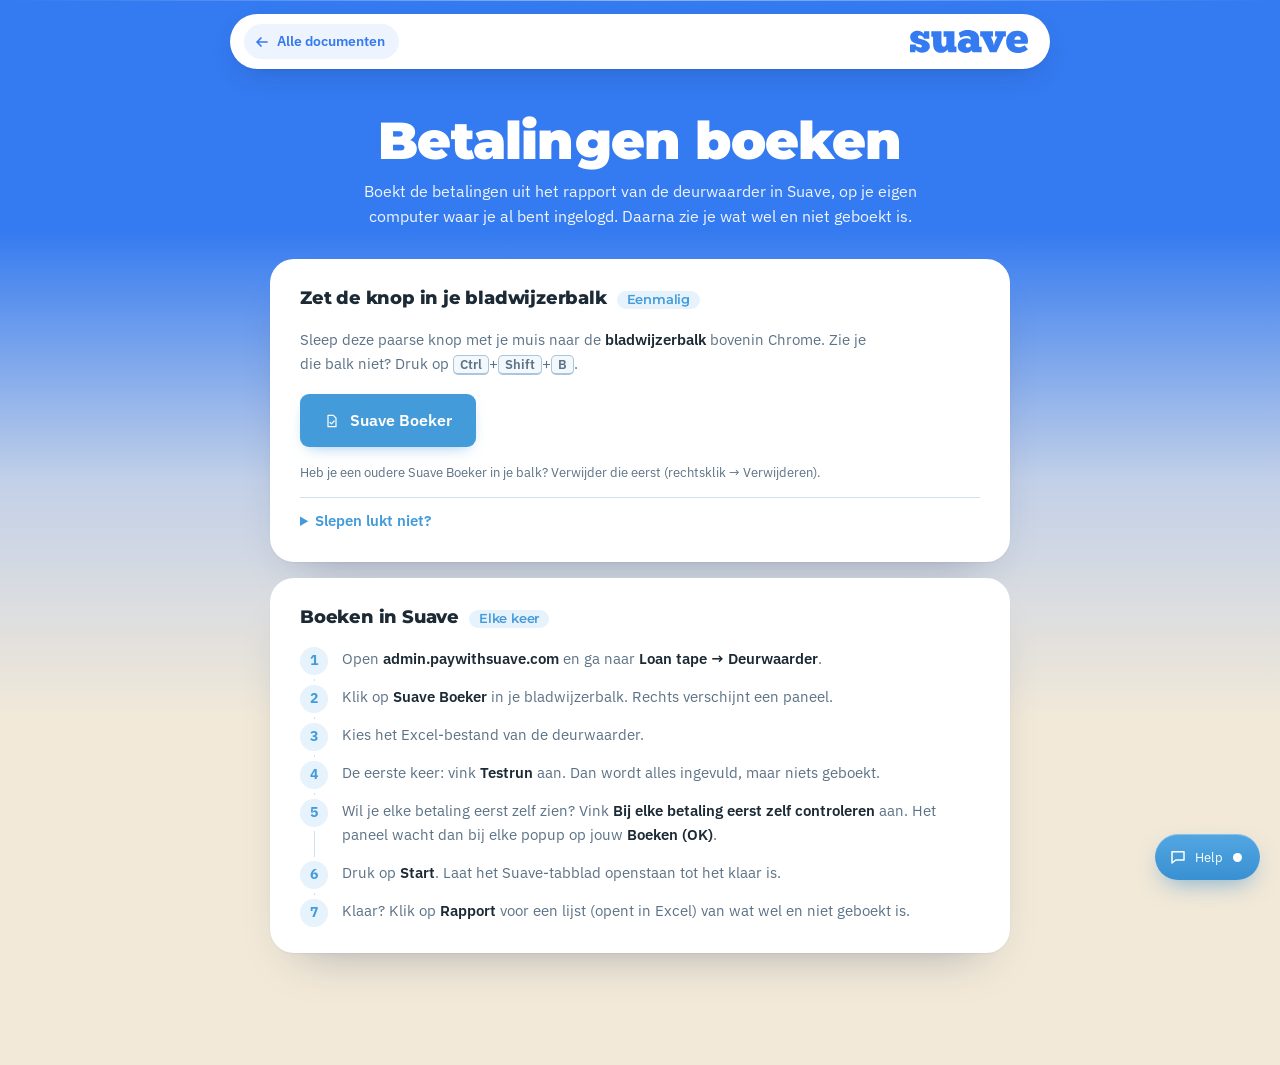
<file: betalingen-boeken.html>
<!DOCTYPE html>
<html lang="nl">
<head>
<meta charset="UTF-8">
<meta name="viewport" content="width=device-width, initial-scale=1.0">
<title>Betalingen boeken</title>
<link rel="preconnect" href="https://fonts.googleapis.com">
<link rel="preconnect" href="https://fonts.gstatic.com" crossorigin>
<link href="https://fonts.googleapis.com/css2?family=IBM+Plex+Sans:wght@400;500;600;700&display=swap" rel="stylesheet">
<link rel="icon" type="image/svg+xml" href="favicon.svg">
<link rel="stylesheet" href="site.css">
<style>
  body{ --page-width:780px; }
  .section-title .tag{
    font-size:12.5px; font-weight:600; color:var(--tool);
    background:var(--tool-soft); border-radius:999px; padding:1px 10px;
  }
  .section p{ margin:0 0 12px; color:var(--ink-soft); line-height:1.6; max-width:64ch; }
  .section b{ color:var(--ink); font-weight:600; }
  kbd{ font-family:inherit; font-size:13px; font-weight:600; background:var(--surface-2); border:1px solid var(--line-strong); border-bottom-width:2px; border-radius:5px; padding:0 6px; }

  .bm{
    display:inline-flex; align-items:center; gap:10px;
    margin:6px 0 10px; padding:13px 22px;
    border-radius:var(--radius-sm);
    background:var(--tool); color:#fff;
    font-weight:600; font-size:15.5px; text-decoration:none;
    cursor:grab; border:2px dashed transparent;
    box-shadow:0 6px 16px -8px color-mix(in srgb, var(--tool) 70%, transparent);
  }
  .bm:hover{ border-color:#fff; outline:2px dashed var(--tool); outline-offset:2px; }
  .bm:active{ cursor:grabbing; }

  details{ margin-top:14px; border-top:1px solid var(--line); padding-top:12px; }
  summary{ cursor:pointer; font-size:14.5px; font-weight:600; color:var(--tool); }
  details ol{ margin-top:10px; }
  .ok{ color:var(--ok); font-weight:600; font-size:14px; margin-left:8px; }

  .steps{ list-style:none; counter-reset:s; margin:0; padding:0; }
  .steps > li{
    counter-increment:s; position:relative;
    padding:0 0 14px 42px; color:var(--ink-soft); line-height:1.6;
  }
  .steps > li::before{
    content:counter(s);
    position:absolute; left:0; top:0;
    width:28px; height:28px; border-radius:50%;
    display:flex; align-items:center; justify-content:center;
    font-size:13.5px; font-weight:700;
    color:var(--tool); background:var(--tool-soft);
  }
  .steps > li:not(:last-child)::after{
    content:""; position:absolute; left:13.5px; top:32px; bottom:4px; width:1px; background:var(--line);
  }
  .steps > li:last-child{ padding-bottom:0; }
  details ol{ padding-left:20px; color:var(--ink-soft); line-height:1.7; }
</style>
</head>
<body data-tool="payments">
<header class="app-bar">
  <div class="app-bar-inner">
    <a class="app-back" href="index.html"><svg width="16" height="16" viewBox="0 0 16 16" fill="none" aria-hidden="true"><path d="M13 8H3M3 8L7 4M3 8L7 12" stroke="currentColor" stroke-width="1.7" stroke-linecap="round" stroke-linejoin="round"/></svg>Alle documenten</a>
    <a class="app-brand" href="index.html" aria-label="David – startpagina"><img class="app-logo" src="logo-white.svg" alt="David" width="129" height="40"></a>
  </div>
</header>
<main class="page">
  <div class="page-head">
    <h1>Betalingen boeken</h1>
    <p>Boekt de betalingen uit het rapport van de deurwaarder in Suave, op je eigen computer waar je al bent ingelogd. Daarna zie je wat wel en niet geboekt is.</p>
  </div>

  <section class="section">
    <h2 class="section-title">Zet de knop in je bladwijzerbalk <span class="tag">Eenmalig</span></h2>
    <p>Sleep deze paarse knop met je muis naar de <b>bladwijzerbalk</b> bovenin Chrome. Zie je die balk niet? Druk op <kbd>Ctrl</kbd>+<kbd>Shift</kbd>+<kbd>B</kbd>.</p>
    <a class="bm" id="bm" href="javascript:(()%20%3D%3E%20%7B%0Aif%20(window.__suaveBooker)%20%7B%20window.__suaveBooker.show()%3B%20return%3B%20%7D%0Aconst%20sleep%20%3D%20ms%20%3D%3E%20new%20Promise(r%20%3D%3E%20setTimeout(r%2C%20ms))%3B%0Aconst%20vis%20%3D%20el%20%3D%3E%20%7B%0Aif%20(!el)%20return%20false%3B%0Aconst%20r%20%3D%20el.getBoundingClientRect()%3B%0Areturn%20r.width%20%3E%200%20%26%26%20r.height%20%3E%200%20%26%26%20getComputedStyle(el).visibility%20!%3D%3D%20%22hidden%22%3B%0A%7D%3B%0Aconst%20txt%20%3D%20el%20%3D%3E%20(el.innerText%20%7C%7C%20el.value%20%7C%7C%20%22%22).trim()%3B%0Aconst%20BTN%20%3D%20%22button%2C%20a.vs-button%2C%20.vs-button%2C%20%5Btype%3Dsubmit%5D%2C%20%5Brole%3Dbutton%5D%22%3B%0Aconst%20findBtn%20%3D%20(re%2C%20root%20%3D%20document)%20%3D%3E%20%5B...root.querySelectorAll(BTN)%5D.find(b%20%3D%3E%20vis(b)%20%26%26%20re.test(txt(b)))%3B%0Aconst%20findAny%20%3D%20(re%2C%20sel)%20%3D%3E%20%7B%0Aconst%20all%20%3D%20%5B...document.querySelectorAll(sel)%5D.filter(e%20%3D%3E%20vis(e)%20%26%26%20re.test(txt(e)))%3B%0Aconst%20deepest%20%3D%20all.find(e%20%3D%3E%20!all.some(o%20%3D%3E%20o%20!%3D%3D%20e%20%26%26%20e.contains(o)))%3B%0Areturn%20deepest%20%3F%20(deepest.closest(%22a%2C%20button%22)%20%7C%7C%20deepest)%20%3A%20null%3B%0A%7D%3B%0Aasync%20function%20waitFor(fn%2C%20timeout%20%3D%208000%2C%20every%20%3D%20250)%20%7B%0Aconst%20end%20%3D%20Date.now()%20%2B%20timeout%3B%0Awhile%20(Date.now()%20%3C%20end)%20%7B%20const%20v%20%3D%20fn()%3B%20if%20(v)%20return%20v%3B%20await%20sleep(every)%3B%20%7D%0Areturn%20null%3B%0A%7D%0Aconst%20valueSetter%20%3D%20Object.getOwnPropertyDescriptor(HTMLInputElement.prototype%2C%20%22value%22).set%3B%0Afunction%20setValue(el%2C%20v)%20%7B%0Ael.focus()%3B%0AvalueSetter.call(el%2C%20v)%3B%0Ael.dispatchEvent(new%20Event(%22input%22%2C%20%7B%20bubbles%3A%20true%20%7D))%3B%0Ael.dispatchEvent(new%20Event(%22change%22%2C%20%7B%20bubbles%3A%20true%20%7D))%3B%0A%7D%0Afunction%20pressKey(el%2C%20key)%20%7B%0Aconst%20code%20%3D%20key%20%3D%3D%3D%20%22Enter%22%20%3F%2013%20%3A%2027%3B%0Afor%20(const%20t%20of%20%5B%22keydown%22%2C%20%22keypress%22%2C%20%22keyup%22%5D)%0Ael.dispatchEvent(new%20KeyboardEvent(t%2C%20%7B%20key%2C%20code%3A%20key%2C%20keyCode%3A%20code%2C%20which%3A%20code%2C%20bubbles%3A%20true%20%7D))%3B%0A%7D%0Aconst%20money%20%3D%20a%20%3D%3E%20Number(a).toLocaleString(%22nl-NL%22%2C%20%7B%20minimumFractionDigits%3A%202%2C%20maximumFractionDigits%3A%202%20%7D)%3B%0Aconst%20esc%20%3D%20s%20%3D%3E%20String(s%20%3F%3F%20%22%22).replace(%2F%5B%26%3C%3E%22%5D%2Fg%2C%20c%20%3D%3E%20(%7B%20%22%26%22%3A%20%22%26amp%3B%22%2C%20%22%3C%22%3A%20%22%26lt%3B%22%2C%20%22%3E%22%3A%20%22%26gt%3B%22%2C%20&#x27;%22&#x27;%3A%20%22%26quot%3B%22%20%7D%5Bc%5D))%3B%0Aclass%20Fail%20extends%20Error%20%7B%20constructor(status%2C%20note)%20%7B%20super(note)%3B%20this.status%20%3D%20status%3B%20%7D%20%7D%0Aasync%20function%20inflate(bytes)%20%7B%0Aconst%20s%20%3D%20new%20Blob(%5Bbytes%5D).stream().pipeThrough(new%20DecompressionStream(%22deflate-raw%22))%3B%0Areturn%20new%20Uint8Array(await%20new%20Response(s).arrayBuffer())%3B%0A%7D%0Aasync%20function%20unzip(buf)%20%7B%0Aconst%20dv%20%3D%20new%20DataView(buf)%2C%20u8%20%3D%20new%20Uint8Array(buf)%2C%20td%20%3D%20new%20TextDecoder()%3B%0Alet%20e%20%3D%20-1%3B%0Afor%20(let%20i%20%3D%20buf.byteLength%20-%2022%3B%20i%20%3E%3D%20Math.max(0%2C%20buf.byteLength%20-%2065557)%3B%20i--)%0Aif%20(dv.getUint32(i%2C%20true)%20%3D%3D%3D%200x06054b50)%20%7B%20e%20%3D%20i%3B%20break%3B%20%7D%0Aif%20(e%20%3C%200)%20throw%20new%20Error(%22Dit%20is%20geen%20geldig%20Excel-bestand%20(.xlsx).%22)%3B%0Aconst%20count%20%3D%20dv.getUint16(e%20%2B%2010%2C%20true)%3B%0Alet%20off%20%3D%20dv.getUint32(e%20%2B%2016%2C%20true)%3B%0Aconst%20files%20%3D%20%7B%7D%3B%0Afor%20(let%20k%20%3D%200%3B%20k%20%3C%20count%3B%20k%2B%2B)%20%7B%0Aconst%20method%20%3D%20dv.getUint16(off%20%2B%2010%2C%20true)%2C%20csize%20%3D%20dv.getUint32(off%20%2B%2020%2C%20true)%3B%0Aconst%20nlen%20%3D%20dv.getUint16(off%20%2B%2028%2C%20true)%2C%20xlen%20%3D%20dv.getUint16(off%20%2B%2030%2C%20true)%2C%20clen%20%3D%20dv.getUint16(off%20%2B%2032%2C%20true)%3B%0Aconst%20loff%20%3D%20dv.getUint32(off%20%2B%2042%2C%20true)%3B%0Afiles%5Btd.decode(u8.subarray(off%20%2B%2046%2C%20off%20%2B%2046%20%2B%20nlen))%5D%20%3D%20%7B%20method%2C%20csize%2C%20loff%20%7D%3B%0Aoff%20%2B%3D%2046%20%2B%20nlen%20%2B%20xlen%20%2B%20clen%3B%0A%7D%0Areturn%20%7B%0Anames%3A%20Object.keys(files)%2C%0Aasync%20read(name)%20%7B%0Aconst%20f%20%3D%20files%5Bname%5D%3B%0Aif%20(!f)%20return%20null%3B%0Aconst%20start%20%3D%20f.loff%20%2B%2030%20%2B%20dv.getUint16(f.loff%20%2B%2026%2C%20true)%20%2B%20dv.getUint16(f.loff%20%2B%2028%2C%20true)%3B%0Aconst%20data%20%3D%20u8.subarray(start%2C%20start%20%2B%20f.csize)%3B%0Areturn%20td.decode(f.method%20%3D%3D%3D%200%20%3F%20data%20%3A%20await%20inflate(data))%3B%0A%7D%2C%0A%7D%3B%0A%7D%0Aconst%20xml%20%3D%20s%20%3D%3E%20new%20DOMParser().parseFromString(s%2C%20%22application%2Fxml%22)%3B%0Aconst%20colIndex%20%3D%20ref%20%3D%3E%20%7B%20let%20n%20%3D%200%3B%20for%20(const%20ch%20of%20ref.replace(%2F%5Cd%2B%2Fg%2C%20%22%22))%20n%20%3D%20n%20*%2026%20%2B%20ch.charCodeAt(0)%20-%2064%3B%20return%20n%20-%201%3B%20%7D%3B%0Aasync%20function%20readXlsx(file)%20%7B%0Aif%20(%2F%5C.xls%24%2Fi.test(file.name))%20throw%20new%20Error(%22Oud%20.xls-formaat%3A%20sla%20het%20bestand%20in%20Excel%20op%20als%20.xlsx.%22)%3B%0Aconst%20z%20%3D%20await%20unzip(await%20file.arrayBuffer())%3B%0Aconst%20ss%20%3D%20await%20z.read(%22xl%2FsharedStrings.xml%22)%3B%0Aconst%20strings%20%3D%20ss%20%3F%20%5B...xml(ss).getElementsByTagName(%22si%22)%5D.map(si%20%3D%3E%20%5B...si.getElementsByTagName(%22t%22)%5D.map(t%20%3D%3E%20t.textContent).join(%22%22))%20%3A%20%5B%5D%3B%0Aconst%20sheet%20%3D%20z.names.includes(%22xl%2Fworksheets%2Fsheet1.xml%22)%20%3F%20%22xl%2Fworksheets%2Fsheet1.xml%22%0A%3A%20z.names.filter(n%20%3D%3E%20%2F%5Exl%5C%2Fworksheets%5C%2Fsheet%5Cd%2B%5C.xml%24%2F.test(n)).sort()%5B0%5D%3B%0Aif%20(!sheet)%20throw%20new%20Error(%22Geen%20werkblad%20gevonden%20in%20dit%20bestand.%22)%3B%0Aconst%20rows%20%3D%20%5B%5D%3B%0Afor%20(const%20row%20of%20xml(await%20z.read(sheet)).getElementsByTagName(%22row%22))%20%7B%0Aconst%20vals%20%3D%20%5B%5D%3B%0Afor%20(const%20c%20of%20row.getElementsByTagName(%22c%22))%20%7B%0Aconst%20t%20%3D%20c.getAttribute(%22t%22)%2C%20v%20%3D%20c.getElementsByTagName(%22v%22)%5B0%5D%3B%0Alet%20val%20%3D%20null%3B%0Aif%20(t%20%3D%3D%3D%20%22s%22)%20val%20%3D%20strings%5BNumber(v%3F.textContent)%5D%20%3F%3F%20%22%22%3B%0Aelse%20if%20(t%20%3D%3D%3D%20%22inlineStr%22)%20val%20%3D%20%5B...c.getElementsByTagName(%22t%22)%5D.map(x%20%3D%3E%20x.textContent).join(%22%22)%3B%0Aelse%20if%20(t%20%3D%3D%3D%20%22str%22%20%7C%7C%20t%20%3D%3D%3D%20%22b%22%20%7C%7C%20t%20%3D%3D%3D%20%22e%22)%20val%20%3D%20v%20%3F%20v.textContent%20%3A%20null%3B%0Aelse%20if%20(v)%20val%20%3D%20Number(v.textContent)%3B%0Avals%5BcolIndex(c.getAttribute(%22r%22)%20%7C%7C%20%22A%22)%5D%20%3D%20val%3B%0A%7D%0Arows.push(vals)%3B%0A%7D%0Areturn%20rows%3B%0A%7D%0Aconst%20COLS%20%3D%20%7B%20dossier%3A%20%22Ons%20dossier%22%2C%20amount%3A%20%22Saldo%20af%20te%20dragen%22%2C%20date%3A%20%22Datum%20van%20betaling%22%2C%20name%3A%20%22Debiteur%22%2C%20ref%3A%20%22Uw%20referentie%22%20%7D%3B%0Aconst%20fmtDossier%20%3D%20v%20%3D%3E%20typeof%20v%20%3D%3D%3D%20%22number%22%20%3F%20v.toFixed(5)%20%3A%20String(v).trim()%3B%0Afunction%20fmtAmount(v)%20%7B%0Aif%20(typeof%20v%20%3D%3D%3D%20%22number%22)%20return%20v.toFixed(2)%3B%0Alet%20s%20%3D%20String(v).replace(%2FAWG%7C%E2%82%AC%7C%5Cs%2Fg%2C%20%22%22)%3B%0As%20%3D%20s.includes(%22%2C%22)%20%26%26%20s.includes(%22.%22)%20%3F%20s.replace(%2F%5C.%2Fg%2C%20%22%22).replace(%22%2C%22%2C%20%22.%22)%20%3A%20s.replace(%22%2C%22%2C%20%22.%22)%3B%0Aconst%20n%20%3D%20parseFloat(s)%3B%0Areturn%20isNaN(n)%20%3F%20null%20%3A%20n.toFixed(2)%3B%0A%7D%0Aconst%20fmtDate%20%3D%20v%20%3D%3E%20typeof%20v%20%3D%3D%3D%20%22number%22%0A%3F%20new%20Date(Date.UTC(1899%2C%2011%2C%2030)%20%2B%20Math.round(v)%20*%2086400000).toISOString().slice(0%2C%2010)%0A%3A%20(v%20%3D%3D%20null%20%3F%20%22%22%20%3A%20String(v))%3B%0Aasync%20function%20readPayments(file)%20%7B%0Aconst%20rows%20%3D%20await%20readXlsx(file)%3B%0Aconst%20h%20%3D%20rows.findIndex(r%20%3D%3E%20r%20%26%26%20r.some(c%20%3D%3E%20typeof%20c%20%3D%3D%3D%20%22string%22%20%26%26%20c.trim()%20%3D%3D%3D%20COLS.dossier))%3B%0Aif%20(h%20%3C%200)%20throw%20new%20Error(%60Kolom%20%22%24%7BCOLS.dossier%7D%22%20niet%20gevonden%20in%20dit%20bestand.%60)%3B%0Aconst%20head%20%3D%20rows%5Bh%5D.map(c%20%3D%3E%20(typeof%20c%20%3D%3D%3D%20%22string%22%20%3F%20c.trim()%20%3A%20c))%3B%0Aconst%20col%20%3D%20name%20%3D%3E%20head.indexOf(name)%3B%0Aif%20(col(COLS.amount)%20%3C%200)%20throw%20new%20Error(%60Kolom%20%22%24%7BCOLS.amount%7D%22%20niet%20gevonden%20in%20dit%20bestand.%60)%3B%0Aconst%20list%20%3D%20%5B%5D%3B%0Afor%20(const%20r%20of%20rows.slice(h%20%2B%201))%20%7B%0Aif%20(!r)%20continue%3B%0Aconst%20d%20%3D%20r%5Bcol(COLS.dossier)%5D%2C%20a%20%3D%20r%5Bcol(COLS.amount)%5D%3B%0Aif%20(d%20%3D%3D%20null%20%7C%7C%20d%20%3D%3D%3D%20%22%22%20%7C%7C%20a%20%3D%3D%20null%20%7C%7C%20a%20%3D%3D%3D%20%22%22)%20continue%3B%20%20%20%20%20%20%2F%2F%20slaat%20de%20TOTAAL-regel%20over%0Aconst%20amount%20%3D%20fmtAmount(a)%3B%0Aif%20(amount%20%3D%3D%3D%20null)%20continue%3B%0Alist.push(%7B%0Adossier%3A%20fmtDossier(d)%2C%20amount%2C%20date%3A%20fmtDate(r%5Bcol(COLS.date)%5D)%2C%0Aname%3A%20r%5Bcol(COLS.name)%5D%20%7C%7C%20%22%22%2C%20ref%3A%20r%5Bcol(COLS.ref)%5D%20%7C%7C%20%22%22%2C%20status%3A%20%22pending%22%2C%20note%3A%20%22%22%2C%0A%7D)%3B%0A%7D%0Aif%20(!list.length)%20throw%20new%20Error(%22Geen%20betalingen%20gevonden%20in%20dit%20bestand.%22)%3B%0Areturn%20list%3B%0A%7D%0Aconst%20SEARCH%20%3D%20%22input%5Bplaceholder%3D&#x27;Search&#x27;%20i%5D%2C%20input%5Bplaceholder%3D&#x27;Zoeken&#x27;%20i%5D%2C%20header.header-table%20.vs-con-input%20input%22%3B%0Aconst%20DIALOG%20%3D%20%22.vs-popup%2C%20.vs-dialog%2C%20%5Brole%3Ddialog%5D%2C%20.modal-dialog%22%3B%0Aconst%20listReady%20%3D%20()%20%3D%3E%0A%5B...document.querySelectorAll(%22h1%2C%20h2%2C%20h3%2C%20h4%2C%20h5%2C%20h6%2C%20div%2C%20span%2C%20p%22)%5D.some(e%20%3D%3E%20vis(e)%20%26%26%20%2F%5E%5Cs*deurwaarder%20list%5Cs*%24%2Fi.test(e.innerText%20%7C%7C%20%22%22))%0A%26%26%20%5B...document.querySelectorAll(SEARCH)%5D.some(vis)%3B%0Aconst%20searchBox%20%3D%20()%20%3D%3E%20%5B...document.querySelectorAll(SEARCH)%5D.find(vis)%3B%0Aconst%20openDialog%20%3D%20()%20%3D%3E%20%5B...document.querySelectorAll(DIALOG)%5D.filter(vis).pop()%3B%0Aasync%20function%20ensureList()%20%7B%0Aif%20(listReady())%20return%3B%0Alet%20tab%20%3D%20findBtn(%2F%5Edeurwaarder%24%2Fi)%20%7C%7C%20findAny(%2F%5Edeurwaarder%24%2Fi%2C%20%22a%2C%20li%2C%20%5Brole%3Dtab%5D%22)%3B%0Aif%20(!tab)%20%7B%0Aconst%20loan%20%3D%20findAny(%2F%5Eloan%20tape%24%2Fi%2C%20%22a%2C%20li%2C%20button%2C%20span%22)%3B%0Aif%20(loan)%20%7B%20loan.click()%3B%20await%20sleep(1500)%3B%20%7D%0Atab%20%3D%20await%20waitFor(()%20%3D%3E%20findBtn(%2F%5Edeurwaarder%24%2Fi)%20%7C%7C%20findAny(%2F%5Edeurwaarder%24%2Fi%2C%20%22a%2C%20li%2C%20%5Brole%3Dtab%5D%22)%2C%205000)%3B%0A%7D%0Aif%20(tab)%20%7B%20tab.click()%3B%20if%20(await%20waitFor(listReady%2C%208000%2C%20400))%20return%3B%20%7D%0Athrow%20new%20Fail(%22stop%22%2C%20%22De%20Deurwaarder-lijst%20staat%20niet%20open.%20Open%20in%20Suave%3A%20Loan%20tape%20%E2%86%92%20Deurwaarder%2C%20en%20druk%20opnieuw%20op%20Start.%22)%3B%0A%7D%0Aasync%20function%20chooseList(name)%20%7B%0Aconst%20b%20%3D%20findBtn(name%20%3D%3D%3D%20%22Suave%22%20%3F%20%2F%5Esuave%24%2Fi%20%3A%20%2F%5Emy%5Cs*co%5Bmn%5Dputer%24%2Fi)%3B%0Aif%20(!b)%20return%20false%3B%0Ab.click()%3B%0Aawait%20sleep(1500)%3B%0Areturn%20true%3B%0A%7D%0Afunction%20matchRows(d)%20%7B%0Aconst%20re%20%3D%20new%20RegExp(%60(%5E%7C%5B%5E0-9A-Za-z%5D)%24%7Bd.replace(%2F%5B.*%2B%3F%5E%24%7B%7D()%7C%5B%5C%5D%5C%5C%5D%2Fg%2C%20%22%5C%5C%24%26%22)%7D(%24%7C%5B%5E0-9A-Za-z%5D)%60)%3B%0Areturn%20%5B...document.querySelectorAll(%22tbody%20tr%22)%5D.filter(r%20%3D%3E%20vis(r)%20%26%26%20re.test(r.innerText))%3B%0A%7D%0Aasync%20function%20search(d)%20%7B%0Aconst%20box%20%3D%20searchBox()%3B%0Aif%20(!box)%20return%20-1%3B%0AsetValue(box%2C%20d)%3B%0ApressKey(box%2C%20%22Enter%22)%3B%0Aconst%20sb%20%3D%20findBtn(%2F%5E(search%7Czoeken)%24%2Fi)%3B%0Aif%20(sb)%20sb.click()%3B%0Aif%20(!(await%20waitFor(()%20%3D%3E%20matchRows(d).length%2C%208000%2C%20400)))%20return%200%3B%0Aawait%20sleep(500)%3B%0Areturn%20matchRows(d).length%3B%0A%7D%0Aasync%20function%20closeDialog(dlg)%20%7B%0ApressKey(document.activeElement%20%7C%7C%20document.body%2C%20%22Escape%22)%3B%0ApressKey(document%2C%20%22Escape%22)%3B%0Aawait%20sleep(300)%3B%0Aif%20(vis(dlg))%20%7B%0Aconst%20c%20%3D%20findBtn(%2F%5E(cancel%7Cannuleren%7Csluiten%7Cclose)%24%2Fi%2C%20dlg)%20%7C%7C%20dlg.querySelector(%22.vs-popup--close%2C%20.close%2C%20%5Baria-label%3DClose%5D%22)%3B%0Aif%20(c)%20c.click()%3B%0A%7D%0Aawait%20waitFor(()%20%3D%3E%20!vis(dlg)%2C%204000)%3B%0A%7D%0Aasync%20function%20bookOne(p%2C%20opts)%20%7B%0Aawait%20ensureList()%3B%0Alet%20n%20%3D%200%2C%20where%20%3D%20%22%22%3B%0Afor%20(const%20list%20of%20%5B%22Suave%22%2C%20%22Myconputer%22%5D)%20%7B%0Aconst%20switched%20%3D%20await%20chooseList(list)%3B%0Aif%20(!switched%20%26%26%20list%20%3D%3D%3D%20%22Myconputer%22)%20break%3B%0An%20%3D%20await%20search(p.dossier)%3B%0Aif%20(n%20%3D%3D%3D%20-1)%20throw%20new%20Fail(%22failed%22%2C%20%22Zoekvak%20van%20de%20Deurwaarder-lijst%20niet%20gevonden%22)%3B%0Aif%20(n%20%3E%200)%20%7B%20where%20%3D%20list%3B%20break%3B%20%7D%0A%7D%0Aif%20(!n)%20throw%20new%20Fail(%22not_found%22%2C%20%60Niet%20gevonden%20in%20Suave%20en%20Myconputer%20(gezocht%20op%20%24%7Bp.dossier%7D)%60)%3B%0Aif%20(n%20%3E%201)%20throw%20new%20Fail(%22failed%22%2C%20%60%24%7Bn%7D%20regels%20gevonden%20voor%20%24%7Bp.dossier%7D%20in%20%24%7Bwhere%7D%2C%20niet%20geboekt%20om%20fouten%20te%20voorkomen%60)%3B%0Aconst%20row%20%3D%20matchRows(p.dossier)%5B0%5D%3B%0Aconst%20add%20%3D%20findBtn(%2F%5E(add%7Ctoevoegen%7C%5C%2B)%24%2Fi%2C%20row)%3B%0Aif%20(!add)%20throw%20new%20Fail(%22failed%22%2C%20%60Gevonden%20in%20%24%7Bwhere%7D%2C%20maar%20de%20add-knop%20niet%60)%3B%0Aconst%20before%20%3D%20openDialog()%3B%0Aadd.click()%3B%0Aconst%20dlg%20%3D%20await%20waitFor(()%20%3D%3E%20%7B%20const%20d%20%3D%20openDialog()%3B%20return%20d%20%26%26%20d%20!%3D%3D%20before%20%3F%20d%20%3A%20null%3B%20%7D%2C%208000)%3B%0Aif%20(!dlg)%20throw%20new%20Fail(%22failed%22%2C%20%60Op%20add%20geklikt%20(%24%7Bwhere%7D)%2C%20maar%20er%20kwam%20geen%20popup%60)%3B%0Aawait%20sleep(300)%3B%0Aconst%20input%20%3D%20%5B...dlg.querySelectorAll(%22input%22)%5D.find(i%20%3D%3E%20vis(i)%20%26%26%20!%2Fcheckbox%7Cradio%7Chidden%7Cfile%7Cbutton%7Csubmit%2Fi.test(i.type))%3B%0Aif%20(!input)%20%7B%20await%20closeDialog(dlg)%3B%20throw%20new%20Fail(%22failed%22%2C%20%22Popup%20geopend%2C%20maar%20geen%20bedragveld%20gevonden%22)%3B%20%7D%0Aconst%20amount%20%3D%20(input.type%20%7C%7C%20%22%22).toLowerCase()%20%3D%3D%3D%20%22number%22%20%3F%20p.amount%20%3A%20p.amount.replace(%22.%22%2C%20%22%2C%22)%3B%0AsetValue(input%2C%20amount)%3B%0Aawait%20sleep(300)%3B%0Aif%20(opts.dryRun)%20%7B%20await%20sleep(700)%3B%20await%20closeDialog(dlg)%3B%20return%20%7B%20status%3A%20%22test%22%2C%20note%3A%20%60Ingevuld%20in%20%24%7Bwhere%7D%20(%24%7Bamount%7D)%2C%20OK%20niet%20gedrukt%60%20%7D%3B%20%7D%0Aif%20(opts.confirmEach)%20%7B%0Aconst%20choice%20%3D%20await%20askConfirm(p%2C%20where%2C%20amount)%3B%0Aif%20(choice%20%3D%3D%3D%20%22skip%22)%20%7B%20await%20closeDialog(dlg)%3B%20return%20%7B%20status%3A%20%22failed%22%2C%20note%3A%20%22Overgeslagen%20door%20jou%22%20%7D%3B%20%7D%0Aif%20(choice%20%3D%3D%3D%20%22stop%22)%20%7B%20await%20closeDialog(dlg)%3B%20throw%20new%20Fail(%22stop%22%2C%20%22Gestopt%22)%3B%20%7D%0Aif%20(!vis(dlg))%20return%20%7B%20status%3A%20%22check%22%2C%20note%3A%20%22De%20popup%20was%20al%20gesloten.%20Controleer%20dit%20dossier%20in%20Suave.%22%20%7D%3B%0A%7D%0Aconst%20ok%20%3D%20findBtn(%2F%5Eok%24%2Fi%2C%20dlg)%20%7C%7C%20dlg.querySelector(%22.vs-dialog-accept-button%22)%3B%0Aif%20(!ok)%20throw%20new%20Fail(%22failed%22%2C%20%22Bedrag%20ingevuld%2C%20maar%20de%20OK-knop%20niet%20gevonden%20(popup%20staat%20nog%20open)%22)%3B%0Aok.click()%3B%0Aif%20(!(await%20waitFor(()%20%3D%3E%20!vis(dlg)%2C%2010000)))%20return%20%7B%20status%3A%20%22check%22%2C%20note%3A%20%22OK%20geklikt%2C%20maar%20de%20popup%20bleef%20open.%20Controleer%20dit%20dossier%20in%20Suave.%22%20%7D%3B%0Aawait%20sleep(600)%3B%0Areturn%20%7B%20status%3A%20%22booked%22%2C%20note%3A%20%60Geboekt%20in%20%24%7Bwhere%7D%60%20%7D%3B%0A%7D%0Aconst%20host%20%3D%20document.createElement(%22div%22)%3B%0Ahost.id%20%3D%20%22suave-booker-host%22%3B%0Ahost.style.cssText%20%3D%20%22position%3Afixed%3Btop%3A12px%3Bright%3A12px%3Bz-index%3A2147483647%3B%22%3B%0Aconst%20root%20%3D%20host.attachShadow(%7B%20mode%3A%20%22open%22%20%7D)%3B%0Adocument.body.appendChild(host)%3B%0Aroot.innerHTML%20%3D%20%60%0A%3Cstyle%3E%0A*%7Bbox-sizing%3Aborder-box%7D%0A.panel%7Bwidth%3A380px%3Bmax-height%3Acalc(100vh%20-%2024px)%3Bdisplay%3Aflex%3Bflex-direction%3Acolumn%3Bbackground%3A%23FFFDF6%3Bcolor%3A%23232A3B%3B%0Aborder%3A1px%20solid%20%23DED2AE%3Bborder-radius%3A10px%3Bbox-shadow%3A0%2018px%2040px%20-16px%20rgba(35%2C42%2C59%2C.45)%3B%0Afont%3A14px%2F1.45%20-apple-system%2CBlinkMacSystemFont%2C%22Segoe%20UI%22%2CRoboto%2Csans-serif%3Boverflow%3Ahidden%7D%0A.head%7Bdisplay%3Aflex%3Balign-items%3Acenter%3Bjustify-content%3Aspace-between%3Bpadding%3A12px%2014px%3Bbackground%3A%236B4A86%3Bcolor%3A%23FFFDF6%7D%0A.head%20b%7Bfont-family%3AGeorgia%2Cserif%3Bfont-size%3A16px%7D%0A.head%20button%7Bbackground%3Atransparent%3Bborder%3A0%3Bcolor%3A%23FFFDF6%3Bfont-size%3A18px%3Bcursor%3Apointer%3Bpadding%3A0%206px%3Bline-height%3A1%7D%0A.body%7Bpadding%3A14px%3Boverflow%3Aauto%7D%0A.min%20.body%7Bdisplay%3Anone%7D%0Alabel.file%7Bdisplay%3Ablock%3Bborder%3A2px%20dashed%20%23DED2AE%3Bborder-radius%3A8px%3Bpadding%3A14px%3Btext-align%3Acenter%3Bcursor%3Apointer%7D%0Alabel.file%3Ahover%7Bborder-color%3A%236B4A86%3Bbackground%3A%23EEE7F3%7D%0Alabel.file%20input%7Bposition%3Aabsolute%3Bwidth%3A1px%3Bheight%3A1px%3Bopacity%3A0%7D%0A.sub%7Bcolor%3A%235B6178%3Bfont-size%3A12.5px%7D%0A.opts%7Bmargin%3A12px%200%3Bdisplay%3Agrid%3Bgap%3A6px%7D%0A.opts%20label%7Bdisplay%3Aflex%3Bgap%3A8px%3Balign-items%3Acenter%3Bfont-size%3A13.5px%7D%0A.opts%20input%7Baccent-color%3A%236B4A86%3Bwidth%3A16px%3Bheight%3A16px%7D%0A.btns%7Bdisplay%3Aflex%3Bgap%3A8px%7D%0A.btn%7Bflex%3A1%3Bfont%3Ainherit%3Bfont-weight%3A700%3Bborder-radius%3A6px%3Bpadding%3A9px%2012px%3Bcursor%3Apointer%3Bborder%3A1px%20solid%20%236B4A86%3Bbackground%3A%236B4A86%3Bcolor%3A%23FFFDF6%7D%0A.btn.ghost%7Bbackground%3Atransparent%3Bcolor%3A%236B4A86%7D%0A.btn%3Adisabled%7Bopacity%3A.4%3Bcursor%3Anot-allowed%7D%0A.msg%7Bmargin-top%3A10px%3Bpadding%3A9px%2011px%3Bborder-radius%3A6px%3Bbackground%3A%23F6E6E1%3Bcolor%3A%23B0472E%3Bfont-weight%3A600%3Bfont-size%3A13px%7D%0A.ask%7Bmargin-top%3A12px%3Bpadding%3A12px%3Bborder%3A2px%20solid%20%236B4A86%3Bborder-radius%3A8px%3Bbackground%3A%23EEE7F3%7D%0A.ask%20p%7Bmargin%3A0%200%2010px%7D%0A.state%7Bmargin%3A14px%200%206px%3Bfont-weight%3A600%7D%0A.bar%7Bdisplay%3Aflex%3Bheight%3A8px%3Bborder-radius%3A4px%3Boverflow%3Ahidden%3Bbackground%3A%23E7DFC7%3Bmargin-bottom%3A8px%7D%0A.bar%20i%7Bdisplay%3Ablock%3Bheight%3A100%25%7D%0A.counts%7Bdisplay%3Aflex%3Bgap%3A10px%3Bflex-wrap%3Awrap%3Bfont-size%3A12.5px%3Bmargin-bottom%3A8px%7D%0A.dot%7Bwidth%3A9px%3Bheight%3A9px%3Bborder-radius%3A50%25%3Bdisplay%3Ainline-block%3Bmargin-right%3A4px%7D%0A.rows%7Bborder%3A1px%20solid%20%23DED2AE%3Bborder-radius%3A8px%3Bbackground%3A%23fff%3Bmax-height%3A300px%3Boverflow%3Aauto%7D%0A.row%7Bpadding%3A7px%2010px%3Bborder-bottom%3A1px%20solid%20%23EFE8D3%3Bfont-size%3A12.5px%7D%0A.row%3Alast-child%7Bborder-bottom%3A0%7D%0A.row.now%7Bbackground%3A%23EEE7F3%7D%0A.top%7Bdisplay%3Aflex%3Bjustify-content%3Aspace-between%3Bgap%3A8px%7D%0A.pill%7Bfont-weight%3A700%3Bwhite-space%3Anowrap%7D%0A.note%7Bcolor%3A%235B6178%7D%0A%3Afocus-visible%7Boutline%3A3px%20solid%20%239DC1DD%3Boutline-offset%3A2px%7D%0A%3C%2Fstyle%3E%0A%3Cdiv%20class%3D%22panel%22%20id%3D%22panel%22%3E%0A%3Cdiv%20class%3D%22head%22%3E%3Cb%3EBetalingen%20boeken%3C%2Fb%3E%3Cspan%3E%3Cbutton%20id%3D%22min%22%20title%3D%22Klein%20maken%22%20aria-label%3D%22Klein%20maken%22%3E%E2%80%93%3C%2Fbutton%3E%3Cbutton%20id%3D%22close%22%20title%3D%22Sluiten%22%20aria-label%3D%22Sluiten%22%3E%C3%97%3C%2Fbutton%3E%3C%2Fspan%3E%3C%2Fdiv%3E%0A%3Cdiv%20class%3D%22body%22%3E%0A%3Clabel%20class%3D%22file%22%3E%3Cinput%20type%3D%22file%22%20id%3D%22file%22%20accept%3D%22.xlsx%22%3E%3Cb%20id%3D%22fileLabel%22%3EKies%20het%20Excel-bestand%3C%2Fb%3E%3Cdiv%20class%3D%22sub%22%20id%3D%22fileSub%22%3EKolommen%3A%20Ons%20dossier%20en%20Saldo%20af%20te%20dragen%3C%2Fdiv%3E%3C%2Flabel%3E%0A%3Cdiv%20class%3D%22opts%22%3E%0A%3Clabel%3E%3Cinput%20type%3D%22checkbox%22%20id%3D%22dry%22%3E%20Testrun%3A%20bedrag%20invullen%2C%20niet%20op%20OK%20drukken%3C%2Flabel%3E%0A%3Clabel%3E%3Cinput%20type%3D%22checkbox%22%20id%3D%22confirm%22%3E%20Bij%20elke%20betaling%20eerst%20zelf%20controleren%3C%2Flabel%3E%0A%3C%2Fdiv%3E%0A%3Cdiv%20class%3D%22btns%22%3E%3Cbutton%20class%3D%22btn%22%20id%3D%22start%22%20disabled%3EStart%3C%2Fbutton%3E%3Cbutton%20class%3D%22btn%20ghost%22%20id%3D%22stop%22%20hidden%3EStoppen%3C%2Fbutton%3E%3Cbutton%20class%3D%22btn%20ghost%22%20id%3D%22report%22%20hidden%3ERapport%3C%2Fbutton%3E%3C%2Fdiv%3E%0A%3Cdiv%20class%3D%22msg%22%20id%3D%22msg%22%20hidden%3E%3C%2Fdiv%3E%0A%3Cdiv%20class%3D%22ask%22%20id%3D%22ask%22%20hidden%3E%3Cp%20id%3D%22askText%22%3E%3C%2Fp%3E%3Cdiv%20class%3D%22btns%22%3E%3Cbutton%20class%3D%22btn%22%20id%3D%22askOk%22%3EBoeken%20(OK)%3C%2Fbutton%3E%3Cbutton%20class%3D%22btn%20ghost%22%20id%3D%22askSkip%22%3EOverslaan%3C%2Fbutton%3E%3Cbutton%20class%3D%22btn%20ghost%22%20id%3D%22askStop%22%3EStop%3C%2Fbutton%3E%3C%2Fdiv%3E%3C%2Fdiv%3E%0A%3Cdiv%20id%3D%22results%22%20hidden%3E%0A%3Cdiv%20class%3D%22state%22%20id%3D%22state%22%3E%3C%2Fdiv%3E%0A%3Cdiv%20class%3D%22bar%22%20id%3D%22bar%22%3E%3C%2Fdiv%3E%0A%3Cdiv%20class%3D%22counts%22%20id%3D%22counts%22%3E%3C%2Fdiv%3E%0A%3Cdiv%20class%3D%22rows%22%20id%3D%22rows%22%3E%3C%2Fdiv%3E%0A%3C%2Fdiv%3E%0A%3C%2Fdiv%3E%0A%3C%2Fdiv%3E%60%3B%0Aconst%20%24%20%3D%20id%20%3D%3E%20root.getElementById(id)%3B%0Aconst%20STATUS%20%3D%20%7B%0Apending%3A%20%5B%22Wacht%22%2C%20%22%238a8f9e%22%5D%2C%20busy%3A%20%5B%22Bezig%E2%80%A6%22%2C%20%22%236B4A86%22%5D%2C%20booked%3A%20%5B%22Geboekt%22%2C%20%22%232E7D6B%22%5D%2C%20test%3A%20%5B%22Test%20OK%22%2C%20%22%232E7D6B%22%5D%2C%0Anot_found%3A%20%5B%22Niet%20gevonden%22%2C%20%22%23B0472E%22%5D%2C%20failed%3A%20%5B%22Niet%20geboekt%22%2C%20%22%23B0472E%22%5D%2C%20check%3A%20%5B%22Controleren%22%2C%20%22%231f6fa8%22%5D%2C%0A%7D%3B%0Aconst%20GROUPS%20%3D%20%5B%5B%22Geboekt%22%2C%20%5B%22booked%22%2C%20%22test%22%5D%2C%20%22%232E7D6B%22%5D%2C%20%5B%22Niet%20geboekt%22%2C%20%5B%22not_found%22%2C%20%22failed%22%5D%2C%20%22%23B0472E%22%5D%2C%20%5B%22Controleren%22%2C%20%5B%22check%22%5D%2C%20%22%231f6fa8%22%5D%5D%3B%0Alet%20payments%20%3D%20%5B%5D%2C%20fileName%20%3D%20%22%22%2C%20running%20%3D%20false%2C%20stopAsked%20%3D%20false%2C%20state%20%3D%20%22%22%3B%0Afunction%20render()%20%7B%0A%24(%22results%22).hidden%20%3D%20!payments.length%3B%0Aconst%20done%20%3D%20payments.filter(p%20%3D%3E%20!%5B%22pending%22%2C%20%22busy%22%5D.includes(p.status)).length%3B%0Aconst%20total%20%3D%20payments.reduce((s%2C%20p)%20%3D%3E%20s%20%2B%20Number(p.amount)%2C%200)%3B%0A%24(%22state%22).textContent%20%3D%20%60%24%7Bdone%7D%20van%20%24%7Bpayments.length%7D%20verwerkt.%20%24%7Bstate%7D%60%3B%0A%24(%22bar%22).innerHTML%20%3D%20GROUPS.map((%5B%2C%20st%2C%20c%5D)%20%3D%3E%20%60%3Ci%20style%3D%22width%3A%24%7B100%20*%20payments.filter(p%20%3D%3E%20st.includes(p.status)).length%20%2F%20payments.length%7D%25%3Bbackground%3A%24%7Bc%7D%22%3E%3C%2Fi%3E%60).join(%22%22)%3B%0A%24(%22counts%22).innerHTML%20%3D%20%60%3Cspan%3ETotaal%20AWG%20%24%7Bmoney(total)%7D%3C%2Fspan%3E%60%20%2B%20GROUPS.map((%5Bl%2C%20st%2C%20c%5D)%20%3D%3E%20%7B%0Aconst%20n%20%3D%20payments.filter(p%20%3D%3E%20st.includes(p.status)).length%3B%0Areturn%20n%20%7C%7C%20l%20!%3D%3D%20%22Controleren%22%20%3F%20%60%3Cspan%3E%3Ci%20class%3D%22dot%22%20style%3D%22background%3A%24%7Bc%7D%22%3E%3C%2Fi%3E%24%7Bl%7D%20%24%7Bn%7D%3C%2Fspan%3E%60%20%3A%20%22%22%3B%0A%7D).join(%22%22)%3B%0A%24(%22rows%22).innerHTML%20%3D%20payments.map(p%20%3D%3E%20%60%3Cdiv%20class%3D%22row%20%24%7Bp.status%20%3D%3D%3D%20%22busy%22%20%3F%20%22now%22%20%3A%20%22%22%7D%22%3E%3Cdiv%20class%3D%22top%22%3E%0A%3Cspan%3E%3Cb%3E%24%7Besc(p.dossier)%7D%3C%2Fb%3E%20%24%7Besc(p.name)%7D%3C%2Fspan%3E%3Cspan%3E%24%7Bmoney(p.amount)%7D%3C%2Fspan%3E%3C%2Fdiv%3E%0A%3Cdiv%20class%3D%22top%22%3E%3Cspan%20class%3D%22note%22%3E%24%7Besc(p.note)%7D%3C%2Fspan%3E%3Cspan%20class%3D%22pill%22%20style%3D%22color%3A%24%7BSTATUS%5Bp.status%5D%5B1%5D%7D%22%3E%24%7BSTATUS%5Bp.status%5D%5B0%5D%7D%3C%2Fspan%3E%3C%2Fdiv%3E%3C%2Fdiv%3E%60).join(%22%22)%3B%0Aconst%20busy%20%3D%20root.querySelector(%22.row.now%22)%3B%0Aif%20(busy)%20busy.scrollIntoView(%7B%20block%3A%20%22nearest%22%20%7D)%3B%0A%7D%0Aconst%20showMsg%20%3D%20t%20%3D%3E%20%7B%20%24(%22msg%22).textContent%20%3D%20t%3B%20%24(%22msg%22).hidden%20%3D%20!t%3B%20%7D%3B%0Alet%20decide%20%3D%20null%3B%0Afunction%20askConfirm(p%2C%20where%2C%20amount)%20%7B%0A%24(%22askText%22).innerHTML%20%3D%20%60Kijk%20naar%20de%20popup%20in%20Suave%3A%3Cbr%3E%3Cb%3E%24%7Besc(amount)%7D%3C%2Fb%3E%20voor%20%3Cb%3E%24%7Besc(p.dossier)%7D%3C%2Fb%3E%20%24%7Besc(p.name)%7D%20(%24%7Bwhere%7D).%3Cbr%3EKlopt%20het%3F%20Je%20kunt%20het%20bedrag%20in%20Suave%20ook%20nog%20aanpassen.%60%3B%0A%24(%22ask%22).hidden%20%3D%20false%3B%0A%24(%22askOk%22).focus()%3B%0Areturn%20new%20Promise(res%20%3D%3E%20%7B%20decide%20%3D%20v%20%3D%3E%20%7B%20decide%20%3D%20null%3B%20%24(%22ask%22).hidden%20%3D%20true%3B%20res(v)%3B%20%7D%3B%20%7D)%3B%0A%7D%0A%24(%22askOk%22).onclick%20%3D%20()%20%3D%3E%20decide%20%26%26%20decide(%22ok%22)%3B%0A%24(%22askSkip%22).onclick%20%3D%20()%20%3D%3E%20decide%20%26%26%20decide(%22skip%22)%3B%0A%24(%22askStop%22).onclick%20%3D%20()%20%3D%3E%20decide%20%26%26%20decide(%22stop%22)%3B%0A%24(%22file%22).onchange%20%3D%20async%20e%20%3D%3E%20%7B%0Aconst%20f%20%3D%20e.target.files%5B0%5D%3B%0Aif%20(!f%20%7C%7C%20running)%20return%3B%0AshowMsg(%22%22)%3B%0Atry%20%7B%0Apayments%20%3D%20await%20readPayments(f)%3B%0AfileName%20%3D%20f.name%3B%0A%24(%22fileLabel%22).textContent%20%3D%20f.name%3B%0A%24(%22fileSub%22).textContent%20%3D%20%60%24%7Bpayments.length%7D%20betalingen.%20Klik%20om%20een%20ander%20bestand%20te%20kiezen.%60%3B%0A%24(%22start%22).disabled%20%3D%20false%3B%20%24(%22report%22).hidden%20%3D%20true%3B%0Astate%20%3D%20%22Klaar%20om%20te%20starten.%22%3B%0Arender()%3B%0A%7D%20catch%20(err)%20%7B%20payments%20%3D%20%5B%5D%3B%20render()%3B%20%24(%22start%22).disabled%20%3D%20true%3B%20showMsg(err.message)%3B%20%7D%0A%7D%3B%0A%24(%22start%22).onclick%20%3D%20async%20()%20%3D%3E%20%7B%0Aif%20(!payments.length%20%7C%7C%20running)%20return%3B%0Aconst%20opts%20%3D%20%7B%20dryRun%3A%20%24(%22dry%22).checked%2C%20confirmEach%3A%20%24(%22confirm%22).checked%20%7D%3B%0Aif%20(!opts.dryRun%20%26%26%20!opts.confirmEach%20%26%26%20!confirm(%60%24%7Bpayments.length%7D%20betalingen%20boeken%20in%20Suave%3F%60))%20return%3B%0AshowMsg(%22%22)%3B%20running%20%3D%20true%3B%20stopAsked%20%3D%20false%3B%0A%24(%22start%22).disabled%20%3D%20true%3B%20%24(%22stop%22).hidden%20%3D%20false%3B%20%24(%22report%22).hidden%20%3D%20true%3B%20%24(%22file%22).disabled%20%3D%20true%3B%0Apayments.forEach(p%20%3D%3E%20%7B%20if%20(!%5B%22booked%22%2C%20%22check%22%5D.includes(p.status))%20%7B%20p.status%20%3D%20%22pending%22%3B%20p.note%20%3D%20%22%22%3B%20%7D%20%7D)%3B%0Atry%20%7B%0Afor%20(const%20p%20of%20payments)%20%7B%0Aif%20(stopAsked)%20break%3B%0Aif%20(p.status%20!%3D%3D%20%22pending%22)%20continue%3B%0Ap.status%20%3D%20%22busy%22%3B%20state%20%3D%20%60%24%7Bopts.dryRun%20%3F%20%22Testen%22%20%3A%20%22Boeken%22%7D%3A%20%24%7Bp.dossier%7D%60%3B%20render()%3B%0Atry%20%7B%0Aconst%20r%20%3D%20await%20bookOne(p%2C%20opts)%3B%0Ap.status%20%3D%20r.status%3B%20p.note%20%3D%20r.note%3B%0A%7D%20catch%20(err)%20%7B%0Aif%20(err.status%20%3D%3D%3D%20%22stop%22)%20%7B%20p.status%20%3D%20%22pending%22%3B%20p.note%20%3D%20%22%22%3B%20if%20(err.message%20!%3D%3D%20%22Gestopt%22)%20showMsg(err.message)%3B%20stopAsked%20%3D%20true%3B%20break%3B%20%7D%0Ap.status%20%3D%20err.status%20%7C%7C%20%22failed%22%3B%20p.note%20%3D%20err.status%20%3F%20err.message%20%3A%20%22Onverwachte%20fout%3A%20%22%20%2B%20err.message%3B%0A%7D%0Arender()%3B%0A%7D%0Astate%20%3D%20stopAsked%20%3F%20%22Gestopt.%20Druk%20op%20Start%20om%20verder%20te%20gaan.%22%20%3A%20opts.dryRun%20%3F%20%22Testrun%20klaar%2C%20er%20is%20niets%20geboekt.%22%20%3A%20%22Klaar.%22%3B%0A%7D%20finally%20%7B%0Arunning%20%3D%20false%3B%0Apayments.forEach(p%20%3D%3E%20%7B%20if%20(p.status%20%3D%3D%3D%20%22busy%22)%20p.status%20%3D%20%22pending%22%3B%20%7D)%3B%0A%24(%22start%22).disabled%20%3D%20false%3B%20%24(%22start%22).textContent%20%3D%20%22Start%22%3B%20%24(%22stop%22).hidden%20%3D%20true%3B%20%24(%22file%22).disabled%20%3D%20false%3B%20%24(%22report%22).hidden%20%3D%20false%3B%0Arender()%3B%0A%7D%0A%7D%3B%0A%24(%22stop%22).onclick%20%3D%20()%20%3D%3E%20%7B%20stopAsked%20%3D%20true%3B%20state%20%3D%20%22Stoppen%20na%20deze%20betaling%E2%80%A6%22%3B%20if%20(decide)%20decide(%22stop%22)%3B%20render()%3B%20%7D%3B%0A%24(%22report%22).onclick%20%3D%20()%20%3D%3E%20%7B%0Aconst%20line%20%3D%20a%20%3D%3E%20a.map(v%20%3D%3E%20%60%22%24%7BString(v%20%3F%3F%20%22%22).replace(%2F%22%2Fg%2C%20&#x27;%22%22&#x27;)%7D%22%60).join(%22%3B%22)%3B%0Aconst%20csv%20%3D%20%5Bline(%5B%22Dossier%22%2C%20%22Uw%20referentie%22%2C%20%22Debiteur%22%2C%20%22Datum%20van%20betaling%22%2C%20%22Bedrag%22%2C%20%22Status%22%2C%20%22Opmerking%22%5D)%2C%0A...payments.map(p%20%3D%3E%20line(%5Bp.dossier%2C%20p.ref%2C%20p.name%2C%20p.date%2C%20money(p.amount)%2C%20STATUS%5Bp.status%5D%5B0%5D%2C%20p.note%5D))%5D.join(%22%5Cr%5Cn%22)%3B%0Aconst%20a%20%3D%20document.createElement(%22a%22)%3B%0Aa.href%20%3D%20URL.createObjectURL(new%20Blob(%5B%22%5Cufeff%22%20%2B%20csv%5D%2C%20%7B%20type%3A%20%22text%2Fcsv%3Bcharset%3Dutf-8%22%20%7D))%3B%0Aa.download%20%3D%20%60%24%7BfileName.replace(%2F%5C.xlsx%3F%24%2Fi%2C%20%22%22)%7D%20-%20boekingsrapport.csv%60%3B%0Adocument.body.appendChild(a)%3B%20a.click()%3B%20a.remove()%3B%0A%7D%3B%0A%24(%22min%22).onclick%20%3D%20()%20%3D%3E%20%24(%22panel%22).classList.toggle(%22min%22)%3B%0A%24(%22close%22).onclick%20%3D%20()%20%3D%3E%20%7B%0Aif%20(running%20%26%26%20!confirm(%22Er%20wordt%20nog%20geboekt.%20Toch%20sluiten%3F%22))%20return%3B%0AstopAsked%20%3D%20true%3B%20if%20(decide)%20decide(%22stop%22)%3B%20host.remove()%3B%20delete%20window.__suaveBooker%3B%0A%7D%3B%0Awindow.__suaveBooker%20%3D%20%7B%20show%3A%20()%20%3D%3E%20%7B%20%24(%22panel%22).classList.remove(%22min%22)%3B%20%7D%20%7D%3B%0A%7D)()%3B" onclick="alert('Niet klikken, maar slepen: sleep deze knop naar je bladwijzerbalk.'); return false;">
      <svg width="16" height="16" viewBox="0 0 24 24" fill="none" aria-hidden="true"><path d="M6 3.5H14L18 7.5V20.5H6V3.5Z" stroke="currentColor" stroke-width="1.8" stroke-linejoin="round"/><path d="M9 14L11.2 16.2L15.2 12" stroke="currentColor" stroke-width="1.8" stroke-linecap="round" stroke-linejoin="round"/></svg>
      Suave Boeker
    </a>
    <div class="hint" id="dragHint" role="status" hidden style="color:var(--tool);font-weight:600">Niet klikken, maar slepen: houd de knop vast en sleep hem naar de bladwijzerbalk.</div>
    <div class="hint">Heb je een oudere Suave Boeker in je balk? Verwijder die eerst (rechtsklik → Verwijderen).</div>
    <details>
      <summary>Slepen lukt niet?</summary>
      <ol>
        <li>Klik op <button type="button" class="btn btn-secondary" id="copy" style="min-height:36px;padding:6px 14px;font-size:14px">Code kopiëren</button><span class="ok" id="copied" role="status" hidden>Gekopieerd</span></li>
        <li>Rechtsklik op de bladwijzerbalk → <b>Pagina toevoegen…</b></li>
        <li>Naam: <b>Suave Boeker</b>. Bij URL: plak de code (<kbd>Ctrl</kbd>+<kbd>V</kbd>) en klik <b>Opslaan</b>.</li>
      </ol>
    </details>
  </section>

  <section class="section">
    <h2 class="section-title">Boeken in Suave <span class="tag">Elke keer</span></h2>
    <ol class="steps">
      <li>Open <b>admin.paywithsuave.com</b> en ga naar <b>Loan tape → Deurwaarder</b>.</li>
      <li>Klik op <b>Suave Boeker</b> in je bladwijzerbalk. Rechts verschijnt een paneel.</li>
      <li>Kies het Excel-bestand van de deurwaarder.</li>
      <li>De eerste keer: vink <b>Testrun</b> aan. Dan wordt alles ingevuld, maar niets geboekt.</li>
      <li>Wil je elke betaling eerst zelf zien? Vink <b>Bij elke betaling eerst zelf controleren</b> aan. Het paneel wacht dan bij elke popup op jouw <b>Boeken (OK)</b>.</li>
      <li>Druk op <b>Start</b>. Laat het Suave-tabblad openstaan tot het klaar is.</li>
      <li>Klaar? Klik op <b>Rapport</b> voor een lijst (opent in Excel) van wat wel en niet geboekt is.</li>
    </ol>
  </section>
</main>
<script>
  // Clicking the button here would run the booker on this page; it only works from the bookmarks bar.
  document.getElementById("bm").addEventListener("click", e => {
    e.preventDefault();
    document.getElementById("dragHint").hidden = false;
  });
  document.getElementById("copy").addEventListener("click", async () => {
    try {
      await navigator.clipboard.writeText(document.getElementById("bm").getAttribute("href"));
      const ok = document.getElementById("copied");
      ok.hidden = false;
      clearTimeout(window.__copiedT); window.__copiedT = setTimeout(() => { ok.hidden = true; }, 4000);
    } catch (e) { alert("Kopiëren lukte niet. Probeer de knop te slepen."); }
  });
</script>
<script src="help-chat.js"></script>
</body>
</html>
</file>
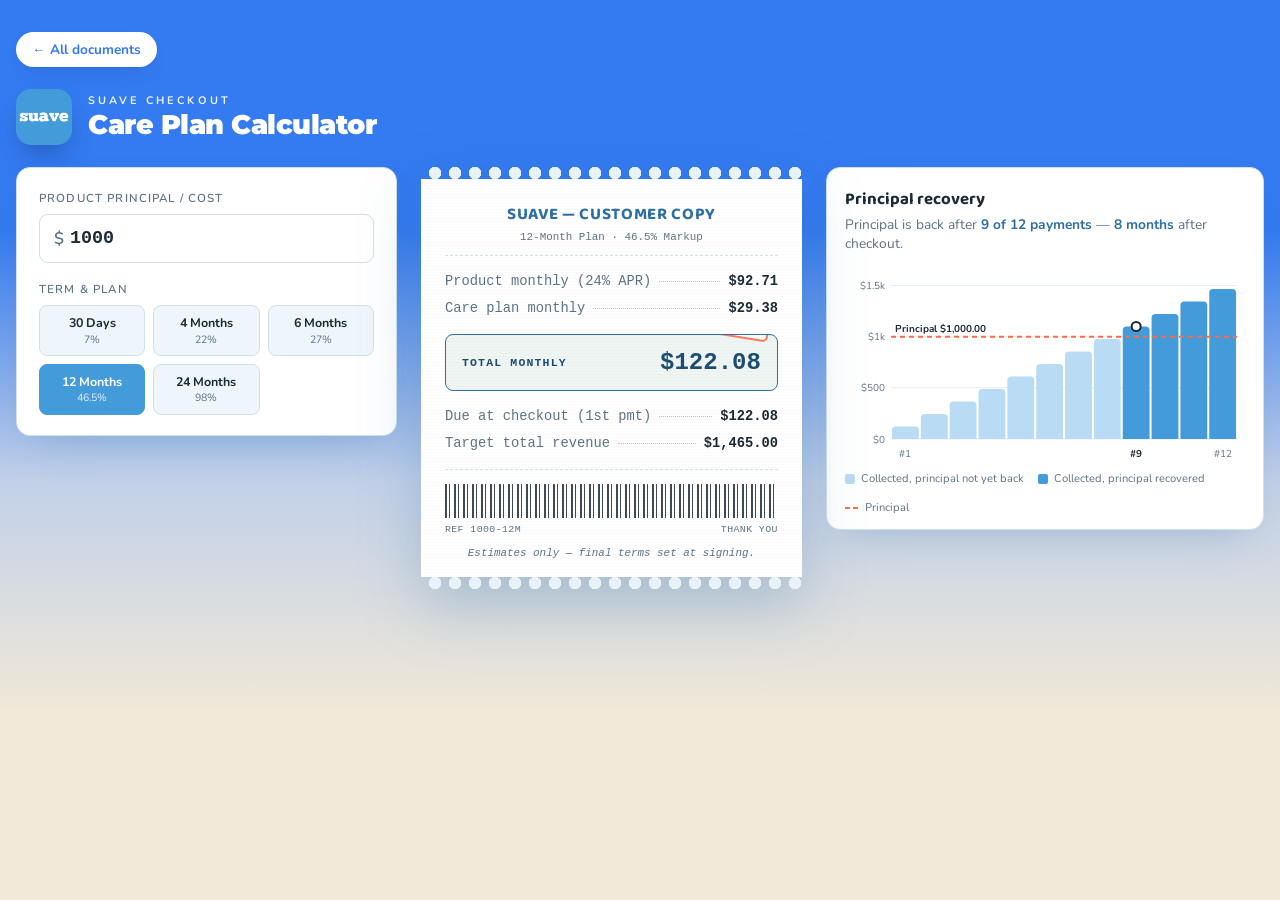
<file: care-plan.html>
<!DOCTYPE html>
<html lang="en">
<head>
<meta charset="UTF-8">
<meta name="viewport" content="width=device-width, initial-scale=1.0">
<title>Suave Care Plan Calculator</title>
<link rel="icon" type="image/svg+xml" href="favicon.svg">
<link rel="preconnect" href="https://fonts.googleapis.com">
<link rel="preconnect" href="https://fonts.gstatic.com" crossorigin>
<link href="https://fonts.googleapis.com/css2?family=Baloo+2:wght@500;700;800&family=Montserrat:wght@800;900&family=Nunito:wght@400;600;700&display=swap" rel="stylesheet">
<style>
    @font-face { font-display: swap; }

    :root {
        --desk: #eaf2f9;
        --desk-shadow: #d3e2ef;
        --paper: #ffffff;
        --paper-edge: #eef6fb;
        --ink: #1c2a36;
        --ink-soft: #5c7286;
        --rule: #cfe0ee;
        --suave-blue: #449bda;
        --suave-blue-dark: #2e6fa3;
        --stamp-green: #2e6fa3;
        --stamp-green-dark: #1c4d70;
        --stamp-red: #ff6b4a;
        --pill-bg: #eef6fb;
        --pill-active: #449bda;
        --focus: #449bda;
    }

    * { box-sizing: border-box; }

    @media (prefers-reduced-motion: reduce) {
        *, *::before, *::after { animation-duration: 0.001ms !important; transition-duration: 0.001ms !important; }
    }

    body {
        font-family: 'Nunito', -apple-system, BlinkMacSystemFont, "Segoe UI", sans-serif;
        background: var(--desk);
        background-image:
            radial-gradient(circle at 15% 10%, rgba(255,255,255,0.35), transparent 40%),
            radial-gradient(circle at 85% 90%, rgba(0,0,0,0.05), transparent 45%);
        color: var(--ink);
        margin: 0;
        padding: 48px 16px 64px;
        display: flex;
        justify-content: center;
        min-height: 100vh;
    }

    .desk {
        width: 100%;
        max-width: 440px;
    }

    .storefront {
        text-align: center;
        margin-bottom: 22px;
    }

    .storefront .logo-badge {
        width: 84px;
        height: 84px;
        border-radius: 22px;
        margin: 0 auto 14px;
        overflow: hidden;
        box-shadow: 0 14px 24px -12px rgba(68, 155, 218, 0.55);
    }
    .storefront .logo-badge img {
        width: 100%;
        height: 100%;
        display: block;
        object-fit: cover;
    }

    .storefront .eyebrow {
        font-size: 0.68rem;
        letter-spacing: 0.28em;
        text-transform: uppercase;
        color: var(--suave-blue-dark);
        font-weight: 700;
    }

    .storefront h1 {
        font-family: 'Baloo 2', 'Segoe UI', sans-serif;
        font-size: 1.7rem;
        font-weight: 700;
        letter-spacing: -0.01em;
        margin: 4px 0 0;
        color: var(--ink);
    }

    /* ---- Input console ---- */
    .console {
        background: var(--paper);
        border: 1px solid var(--rule);
        border-radius: 14px;
        padding: 22px 22px 20px;
        box-shadow: 0 18px 40px -20px rgba(46, 111, 163, 0.35);
        margin-bottom: 18px;
    }

    .field {
        margin-bottom: 18px;
    }
    .field:last-child { margin-bottom: 0; }

    .field label {
        display: block;
        font-size: 0.72rem;
        letter-spacing: 0.1em;
        text-transform: uppercase;
        color: var(--ink-soft);
        margin-bottom: 8px;
        font-weight: 600;
    }

    .amount-input {
        display: flex;
        align-items: center;
        border: 1.5px solid var(--rule);
        border-radius: 9px;
        background: #fff;
        overflow: hidden;
        transition: border-color 0.15s ease, box-shadow 0.15s ease;
    }
    .amount-input:focus-within {
        border-color: var(--focus);
        box-shadow: 0 0 0 3px rgba(68, 155, 218, 0.2);
    }
    .amount-input .prefix {
        padding: 0 0 0 14px;
        color: var(--ink-soft);
        font-size: 1.05rem;
        font-weight: 600;
    }
    .amount-input input {
        flex: 1;
        border: none;
        outline: none;
        padding: 13px 14px 13px 6px;
        font-family: inherit;
        font-size: 1.15rem;
        font-weight: 600;
        color: var(--ink);
        background: transparent;
        width: 100%;
    }
    .amount-input input::-webkit-outer-spin-button,
    .amount-input input::-webkit-inner-spin-button {
        -webkit-appearance: none;
        margin: 0;
    }
    .amount-input input[type="number"] { -moz-appearance: textfield; }

    .plan-pills {
        display: grid;
        grid-template-columns: repeat(3, 1fr);
        gap: 8px;
    }
    .plan-pills .pill:last-child { grid-column: span 1; }

    .pill {
        border: 1.5px solid var(--rule);
        background: var(--pill-bg);
        border-radius: 8px;
        padding: 9px 4px;
        text-align: center;
        cursor: pointer;
        font-family: inherit;
        color: var(--ink);
        transition: background 0.15s ease, color 0.15s ease, border-color 0.15s ease, transform 0.1s ease;
        line-height: 1.25;
    }
    .pill .term-label {
        display: block;
        font-size: 0.78rem;
        font-weight: 700;
    }
    .pill .term-markup {
        display: block;
        font-size: 0.66rem;
        color: var(--ink-soft);
        margin-top: 2px;
    }
    .pill:hover { border-color: var(--stamp-green); transform: translateY(-1px); }
    .pill:focus-visible {
        outline: 2px solid var(--focus);
        outline-offset: 2px;
    }
    .pill.active {
        background: var(--pill-active);
        border-color: var(--pill-active);
        color: #fff;
    }
    .pill.active .term-markup { color: #e3f1fb; }

    /* ---- Receipt ---- */
    .receipt-wrap {
        position: relative;
        filter: drop-shadow(0 22px 30px rgba(46, 111, 163, 0.28));
    }

    .perf {
        height: 12px;
        background:
            radial-gradient(circle at 10px 6px, var(--desk) 6px, transparent 6.5px) repeat-x;
        background-size: 20px 12px;
        background-position: 4px 0;
    }
    .perf.top { border-radius: 0 0 0 0; }

    .receipt {
        background: var(--paper);
        background-image: repeating-linear-gradient(180deg, rgba(0,0,0,0.015) 0px, rgba(0,0,0,0.015) 1px, transparent 1px, transparent 3px);
        padding: 22px 24px 18px;
        color: var(--ink);
        font-family: 'IBM Plex Mono', 'Space Mono', 'Courier New', monospace;
    }
    .amount-input input {
        font-family: 'IBM Plex Mono', 'Space Mono', 'Courier New', monospace;
    }

    .receipt-head {
        text-align: center;
        margin-bottom: 10px;
    }
    .receipt-head .name {
        font-family: 'Baloo 2', sans-serif;
        font-weight: 700;
        font-size: 1.05rem;
        letter-spacing: 0.04em;
        color: var(--suave-blue-dark);
    }
    .receipt-head .meta {
        font-size: 0.68rem;
        color: var(--ink-soft);
        margin-top: 3px;
    }

    .dashed-rule {
        border: none;
        border-top: 1.5px dashed var(--rule);
        margin: 12px 0;
    }

    .line {
        display: flex;
        align-items: baseline;
        gap: 8px;
        font-size: 0.86rem;
        padding: 6px 0;
    }
    .line .label {
        color: var(--ink-soft);
        white-space: nowrap;
    }
    .line .leader {
        flex: 1;
        border-bottom: 1px dotted #c9c2ac;
        transform: translateY(-3px);
        min-width: 8px;
    }
    .line .val {
        font-weight: 700;
        font-variant-numeric: tabular-nums;
        white-space: nowrap;
    }

    .total-block {
        margin: 12px 0;
        padding: 14px 16px;
        border-radius: 8px;
        background: rgba(31, 111, 76, 0.07);
        border: 1.5px solid var(--stamp-green);
        display: flex;
        align-items: center;
        justify-content: space-between;
        position: relative;
        overflow: hidden;
    }
    .total-block .label {
        font-size: 0.72rem;
        letter-spacing: 0.1em;
        text-transform: uppercase;
        color: var(--stamp-green-dark);
        font-weight: 700;
    }
    .total-block .val {
        font-size: 1.5rem;
        font-weight: 800;
        color: var(--stamp-green-dark);
        font-variant-numeric: tabular-nums;
    }

    .markup-stamp {
        position: absolute;
        top: -18px;
        right: 8px;
        transform: rotate(9deg);
        border: 2.5px solid var(--stamp-red);
        color: var(--stamp-red);
        font-size: 0.62rem;
        font-weight: 800;
        letter-spacing: 0.06em;
        text-transform: uppercase;
        padding: 3px 8px;
        border-radius: 5px;
        background: rgba(255,255,255,0.85);
        opacity: 0.9;
    }

    .barcode {
        margin-top: 14px;
        height: 34px;
        background: repeating-linear-gradient(90deg, var(--ink) 0px, var(--ink) 2px, transparent 2px, transparent 4px, var(--ink) 4px, var(--ink) 5px, transparent 5px, transparent 9px);
        opacity: 0.85;
    }
    .receipt-foot {
        display: flex;
        justify-content: space-between;
        font-size: 0.62rem;
        color: var(--ink-soft);
        margin-top: 6px;
        letter-spacing: 0.04em;
    }

    .receipt-note {
        text-align: center;
        font-size: 0.68rem;
        color: var(--ink-soft);
        margin-top: 12px;
        font-style: italic;
    }
    .back-link { display:inline-block; margin-bottom:14px; font-size:0.85rem; font-weight:700; color: var(--suave-blue-dark); text-decoration:none; }
    .back-link:hover { text-decoration:underline; }

    /* ---- Principal recovery chart ---- */
    .recovery {
        margin-top: 22px;
        background: var(--paper);
        border: 1px solid var(--rule);
        border-radius: 14px;
        padding: 18px 18px 14px;
        box-shadow: 0 18px 40px -20px rgba(46, 111, 163, 0.35);
    }
    .recovery h2 {
        font-family: 'Baloo 2', 'Segoe UI', sans-serif;
        font-size: 1.05rem; font-weight: 700; margin: 0; color: var(--ink);
    }
    .recovery .headline { font-size: 0.86rem; color: var(--ink-soft); margin: 2px 0 10px; }
    .recovery .headline b { color: var(--suave-blue-dark); }
    .recovery-chart { position: relative; }
    .recovery-chart svg { display: block; width: 100%; height: auto; overflow: visible; }
    .recovery-chart .bar { transition: opacity .12s ease; }
    .recovery-chart .hit { fill: transparent; cursor: default; }
    .recovery-chart .hit:hover + .bar, .recovery-chart .bar.hover { opacity: .75; }
    .recovery-tip {
        position: absolute; pointer-events: none; transform: translate(-50%, -100%);
        background: var(--ink); color: #fff; font-size: 0.72rem; line-height: 1.35;
        padding: 6px 9px; border-radius: 6px; white-space: nowrap; opacity: 0; transition: opacity .1s;
        font-variant-numeric: tabular-nums;
    }
    .recovery-tip.show { opacity: 1; }
    .recovery-legend { display: flex; gap: 14px; flex-wrap: wrap; font-size: 0.7rem; color: var(--ink-soft); margin-top: 8px; }
    .recovery-legend span { display: inline-flex; align-items: center; gap: 6px; }
    .recovery-legend i { width: 10px; height: 10px; border-radius: 2px; display: inline-block; }
    .recovery-legend i.key-line { height: 2px; width: 14px; border-radius: 0; background: repeating-linear-gradient(90deg, var(--stamp-red) 0 5px, transparent 5px 8px); }

    /* ---- Wide screens: sections side by side (phones keep one column) ---- */
    @media (min-width: 760px) {
        body { padding-top: 32px; }
        .desk {
            max-width: 920px;
            display: grid;
            grid-template-columns: minmax(0, 1fr) minmax(0, 1fr);
            column-gap: 24px;
            align-items: start;
            align-content: start;
            align-self: flex-start;
        }
        .desk > :not(.console):not(.receipt-wrap):not(section) { grid-column: 1 / -1; }
        .desk > section { grid-column: 1 / -1; }
        .desk > .console { margin-bottom: 0; }
        .storefront { display: grid; grid-template-columns: auto 1fr; grid-template-rows: auto auto; column-gap: 16px; align-items: end; text-align: left; margin-bottom: 22px; }
        .storefront .logo-badge { grid-row: 1 / span 2; width: 56px; height: 56px; border-radius: 15px; margin: 0; align-self: center; }
        .storefront .eyebrow { align-self: end; }
        .storefront h1 { margin: 0; align-self: start; }
    }
    @media (min-width: 1180px) {
        .desk { max-width: 1340px; grid-template-columns: minmax(0, 1fr) minmax(0, 1fr) minmax(0, 1.15fr); }
        .desk > section { grid-column: auto; margin-top: 0; }
    }
</style>
<style>
    /* ---- Suave theme (matches homepage) ---- */
    body { background:#F2E9D8 linear-gradient(#347AF0 0, #347AF0 230px, #C2D0E8 480px, #F2E9D8 720px) no-repeat !important; }
    .back-link { width:fit-content !important; justify-self:start; align-self:start; display:inline-flex; align-items:center; gap:6px; background:#fff; color:#347AF0; padding:8px 16px; border-radius:999px; text-decoration:none !important;
        box-shadow:0 1px 2px rgba(20,40,80,.06), 0 10px 24px -14px rgba(20,40,80,.35); margin-bottom:22px; }
    .back-link:hover { background:#EEF4FE; }
    .storefront .eyebrow { color:rgba(255,255,255,.9) !important; }
    .storefront h1 { font-family:"Montserrat", "Baloo 2", sans-serif !important; font-weight:900 !important; color:#fff !important; letter-spacing:-.5px !important; }
    .storefront .logo-badge { box-shadow:0 14px 28px -12px rgba(10,30,80,.55) !important; }
</style>
</head>

<body>

<div class="desk">
    <a class="back-link" href="index.html">&larr; All documents</a>

    <div class="storefront">
        <div class="logo-badge">
            <img src="[data-uri]" alt="Suave logo">
        </div>
        <div class="eyebrow">Suave Checkout</div>
        <h1>Care Plan Calculator</h1>
    </div>

    <div class="console">
        <div class="field">
            <label for="principal">Product principal / cost</label>
            <div class="amount-input">
                <span class="prefix">$</span>
                <input type="number" id="principal" value="1000" min="0" step="0.01" inputmode="decimal">
            </div>
        </div>

        <div class="field" style="margin-bottom:0;">
            <label id="termFieldLabel">Term &amp; plan</label>
            <div class="plan-pills" role="radiogroup" aria-labelledby="termFieldLabel" id="termPills">
                <button type="button" class="pill" data-term="1" role="radio" aria-checked="false">
                    <span class="term-label">30 Days</span>
                    <span class="term-markup">7%</span>
                </button>
                <button type="button" class="pill" data-term="4" role="radio" aria-checked="false">
                    <span class="term-label">4 Months</span>
                    <span class="term-markup">22%</span>
                </button>
                <button type="button" class="pill" data-term="6" role="radio" aria-checked="false">
                    <span class="term-label">6 Months</span>
                    <span class="term-markup">27%</span>
                </button>
                <button type="button" class="pill" data-term="12" role="radio" aria-checked="true">
                    <span class="term-label">12 Months</span>
                    <span class="term-markup">46.5%</span>
                </button>
                <button type="button" class="pill" data-term="24" role="radio" aria-checked="false">
                    <span class="term-label">24 Months</span>
                    <span class="term-markup">98%</span>
                </button>
            </div>
        </div>
    </div>

    <div class="receipt-wrap">
        <div class="perf top"></div>
        <div class="receipt">
            <div class="receipt-head">
                <div class="name">SUAVE — CUSTOMER COPY</div>
                <div class="meta" id="planMeta">12-Month Plan · 46.5% Markup</div>
            </div>

            <hr class="dashed-rule">

            <div class="line">
                <span class="label">Product monthly (24% APR)</span>
                <span class="leader"></span>
                <span class="val" id="productMonthly">$0.00</span>
            </div>
            <div class="line">
                <span class="label">Care plan monthly</span>
                <span class="leader"></span>
                <span class="val" id="carePlanMonthly">$0.00</span>
            </div>

            <div class="total-block">
                <span class="markup-stamp" id="markupStamp">+46.5%</span>
                <span class="label">Total monthly</span>
                <span class="val" id="totalMonthly">$0.00</span>
            </div>

            <div class="line">
                <span class="label">Due at checkout (1st pmt)</span>
                <span class="leader"></span>
                <span class="val" id="checkoutDue">$0.00</span>
            </div>
            <div class="line">
                <span class="label">Target total revenue</span>
                <span class="leader"></span>
                <span class="val" id="totalRevenue">$0.00</span>
            </div>

            <hr class="dashed-rule">

            <div class="barcode"></div>
            <div class="receipt-foot">
                <span id="receiptRef">REF 1000-12M</span>
                <span>THANK YOU</span>
            </div>
            <div class="receipt-note">Estimates only — final terms set at signing.</div>
        </div>
        <div class="perf"></div>
    </div>

    <section class="recovery" id="recovery" aria-labelledby="recoveryTitle">
        <h2 id="recoveryTitle">Principal recovery</h2>
        <p class="headline" id="recoveryHeadline"></p>
        <div class="recovery-chart" id="recoveryChart">
            <div class="recovery-tip" id="recoveryTip" role="status"></div>
        </div>
        <div class="recovery-legend">
            <span><i style="background:#B9DBF3"></i>Collected, principal not yet back</span>
            <span><i style="background:#449BDA"></i>Collected, principal recovered</span>
            <span><i class="key-line"></i>Principal</span>
        </div>
    </section>

</div>

<script>
    const markups = {
        1: 0.07,
        4: 0.22,
        6: 0.27,
        12: 0.465,
        24: 0.98
    };
    const termNames = {
        1: '30-Day Plan',
        4: '4-Month Plan',
        6: '6-Month Plan',
        12: '12-Month Plan',
        24: '24-Month Plan'
    };

    const apr = 0.24;
    const monthlyRate = apr / 12;

    let currentTerm = 12;

    function fmt(n) {
        return '$' + n.toLocaleString('en-US', { minimumFractionDigits: 2, maximumFractionDigits: 2 });
    }

    function recalculate() {
        const principalInput = document.getElementById('principal').value;
        const principal = parseFloat(principalInput);
        const term = currentTerm;

        if (isNaN(principal) || principal <= 0) {
            updateUI(0, 0, 0, 0, 0, term, principalInput);
            drawRecovery(0, 0, term);
            return;
        }

        const markupPct = markups[term];

        // 1. Calculate Product Monthly (Annuity Due at 24% APR)
        let productMonthly = 0;
        if (term === 1) {
            productMonthly = principal;
        } else {
            const pvFactor = ((1 - Math.pow(1 + monthlyRate, -term)) / monthlyRate) * (1 + monthlyRate);
            productMonthly = principal / pvFactor;
        }

        // 2. Target Total Monthly = (Principal * (1 + Markup%)) / Term
        const totalTargetRevenue = principal * (1 + markupPct);
        const targetTotalMonthly = totalTargetRevenue / term;

        // 3. Care Plan Monthly = Target Total Monthly - Product Monthly
        const carePlanMonthly = Math.max(0, targetTotalMonthly - productMonthly);

        const totalMonthly = productMonthly + carePlanMonthly;

        updateUI(productMonthly, carePlanMonthly, totalMonthly, totalMonthly, totalTargetRevenue, term, principal);
        drawRecovery(principal, totalMonthly, term);
    }


    // ---- Principal recovery chart: cumulative collected per payment vs the principal ----
    function drawRecovery(principal, totalMonthly, term) {
        const box = document.getElementById('recovery');
        const chart = document.getElementById('recoveryChart');
        const tip = document.getElementById('recoveryTip');
        const head = document.getElementById('recoveryHeadline');
        chart.querySelectorAll('svg').forEach(s => s.remove());
        if (!(principal > 0) || !(totalMonthly > 0)) { box.style.display = 'none'; return; }
        box.style.display = '';

        // payment 1 is due at checkout (month 0), payment k in month k-1
        const pts = [];
        let cum = 0, backAt = null;
        for (let k = 1; k <= term; k++) {
            cum = (k === term) ? totalMonthly * term : cum + totalMonthly;
            pts.push({ k, month: k - 1, cum });
            if (backAt === null && cum >= principal - 0.005) backAt = k;
        }
        const total = totalMonthly * term;

        if (backAt === 1) {
            head.innerHTML = 'Principal is back <b>at checkout</b> (payment 1).';
        } else {
            const m = backAt - 1;
            head.innerHTML = 'Principal is back after <b>' + backAt + ' of ' + term + ' payments</b> — ' +
                '<b>' + m + (m === 1 ? ' month' : ' months') + '</b> after checkout.';
        }

        const W = 400, H = 200, L = 46, R = 8, T = 14, B = 24;
        const pw = W - L - R, ph = H - T - B;
        const maxY = Math.max(total, principal) * 1.08;
        const y = v => T + ph - (v / maxY) * ph;
        const step = pw / term, gap = Math.min(2, step * 0.25), bw = Math.max(1, step - gap);
        const NS = 'http://www.w3.org/2000/svg';
        const el = (n, a) => { const e = document.createElementNS(NS, n); for (const k in a) e.setAttribute(k, a[k]); return e; };
        const svg = el('svg', { viewBox: `0 0 ${W} ${H}`, role: 'img',
            'aria-label': `Cumulative amount collected over ${term} payments; the principal of ${fmt(principal)} is recovered at payment ${backAt}.` });

        // gridlines + y labels (4 ticks)
        const niceStep = (() => { const raw = maxY / 4, p = Math.pow(10, Math.floor(Math.log10(raw))), n = raw / p;
            return (n <= 1 ? 1 : n <= 2 ? 2 : n <= 2.5 ? 2.5 : n <= 5 ? 5 : 10) * p; })();
        for (let v = 0; v <= maxY; v += niceStep) {
            svg.appendChild(el('line', { x1: L, x2: W - R, y1: y(v), y2: y(v), stroke: '#E3EDF5', 'stroke-width': 1 }));
            const t = el('text', { x: L - 6, y: y(v) + 3.5, 'text-anchor': 'end', 'font-size': 10, fill: '#5c7286' });
            t.textContent = '$' + (v >= 1000 ? (v / 1000).toLocaleString('en-US', { maximumFractionDigits: 1 }) + 'k' : Math.round(v));
            svg.appendChild(t);
        }

        // bars
        const bars = [];
        pts.forEach((p, i) => {
            const x = L + i * step + gap / 2, top = y(p.cum), h = Math.max(0, y(0) - top), r = Math.min(4, bw / 2, h);
            const d = `M${x},${y(0)} V${top + r} Q${x},${top} ${x + r},${top} H${x + bw - r} Q${x + bw},${top} ${x + bw},${top + r} V${y(0)} Z`;
            const fill = p.k >= backAt ? '#449BDA' : '#B9DBF3';
            const hit = el('rect', { class: 'hit', x: L + i * step, y: T, width: step, height: ph });
            const bar = el('path', { class: 'bar', d, fill });
            hit.addEventListener('mouseenter', () => {
                bar.classList.add('hover');
                const rect = chart.getBoundingClientRect(), sx = rect.width / W;
                tip.innerHTML = `Payment ${p.k} · ${p.month === 0 ? 'checkout' : 'month ' + p.month}<br>Collected ${fmt(p.cum)}` +
                    (p.cum >= principal - 0.005 ? '' : `<br>Still to recover ${fmt(principal - p.cum)}`);
                tip.style.left = ((x + bw / 2) * sx) + 'px'; tip.style.top = (top * sx - 6) + 'px'; tip.classList.add('show');
            });
            hit.addEventListener('mouseleave', () => { bar.classList.remove('hover'); tip.classList.remove('show'); });
            svg.appendChild(hit); svg.appendChild(bar); bars.push(bar);
        });

        // principal reference line + label
        svg.appendChild(el('line', { x1: L, x2: W - R, y1: y(principal), y2: y(principal), stroke: '#ff6b4a', 'stroke-width': 2, 'stroke-dasharray': '5 4' }));
        const pl = el('text', { x: L + 4, y: y(principal) - 5, 'font-size': 10, 'font-weight': 700, fill: '#1c2a36' });
        pl.textContent = 'Principal ' + fmt(principal); svg.appendChild(pl);

        // break-even marker
        const bx = L + (backAt - 1) * step + step / 2;
        svg.appendChild(el('circle', { cx: bx, cy: y(pts[backAt - 1].cum), r: 4.5, fill: '#fff', stroke: '#1c2a36', 'stroke-width': 2 }));

        // x labels: first, break-even, last (avoid collisions)
        const xl = new Set([1, backAt, term]);
        [...xl].forEach(k => {
            const t = el('text', { x: L + (k - 1) * step + step / 2, y: H - 6, 'text-anchor': 'middle', 'font-size': 10,
                fill: k === backAt ? '#1c2a36' : '#5c7286', 'font-weight': k === backAt ? 700 : 400 });
            t.textContent = '#' + k;
            svg.appendChild(t);
        });

        chart.insertBefore(svg, tip);
    }

    function updateUI(prodPmt, carePmt, totalPmt, checkout, revenue, term, principal) {
        document.getElementById('productMonthly').textContent = fmt(prodPmt);
        document.getElementById('carePlanMonthly').textContent = fmt(carePmt);
        document.getElementById('totalMonthly').textContent = fmt(totalPmt);
        document.getElementById('checkoutDue').textContent = fmt(checkout);
        document.getElementById('totalRevenue').textContent = fmt(revenue);

        const markupPct = markups[term];
        const markupLabel = parseFloat((markupPct * 100).toFixed(2)) + '%';
        document.getElementById('markupStamp').textContent = '+' + markupLabel;
        document.getElementById('planMeta').textContent = termNames[term] + ' · ' + markupLabel + ' Markup';

        const principalPart = (!isNaN(principal) && principal > 0) ? Math.round(principal) : '0';
        document.getElementById('receiptRef').textContent = 'REF ' + principalPart + '-' + term + 'M';
    }

    function setTerm(term) {
        currentTerm = term;
        document.querySelectorAll('.pill').forEach(p => {
            const isActive = parseInt(p.dataset.term) === term;
            p.classList.toggle('active', isActive);
            p.setAttribute('aria-checked', isActive ? 'true' : 'false');
        });
        recalculate();
    }

    document.getElementById('termPills').addEventListener('click', (e) => {
        const pill = e.target.closest('.pill');
        if (!pill) return;
        setTerm(parseInt(pill.dataset.term));
    });

    document.getElementById('principal').addEventListener('input', recalculate);

    // Initial state
    setTerm(12);
</script>

</body>
</html>
</file>
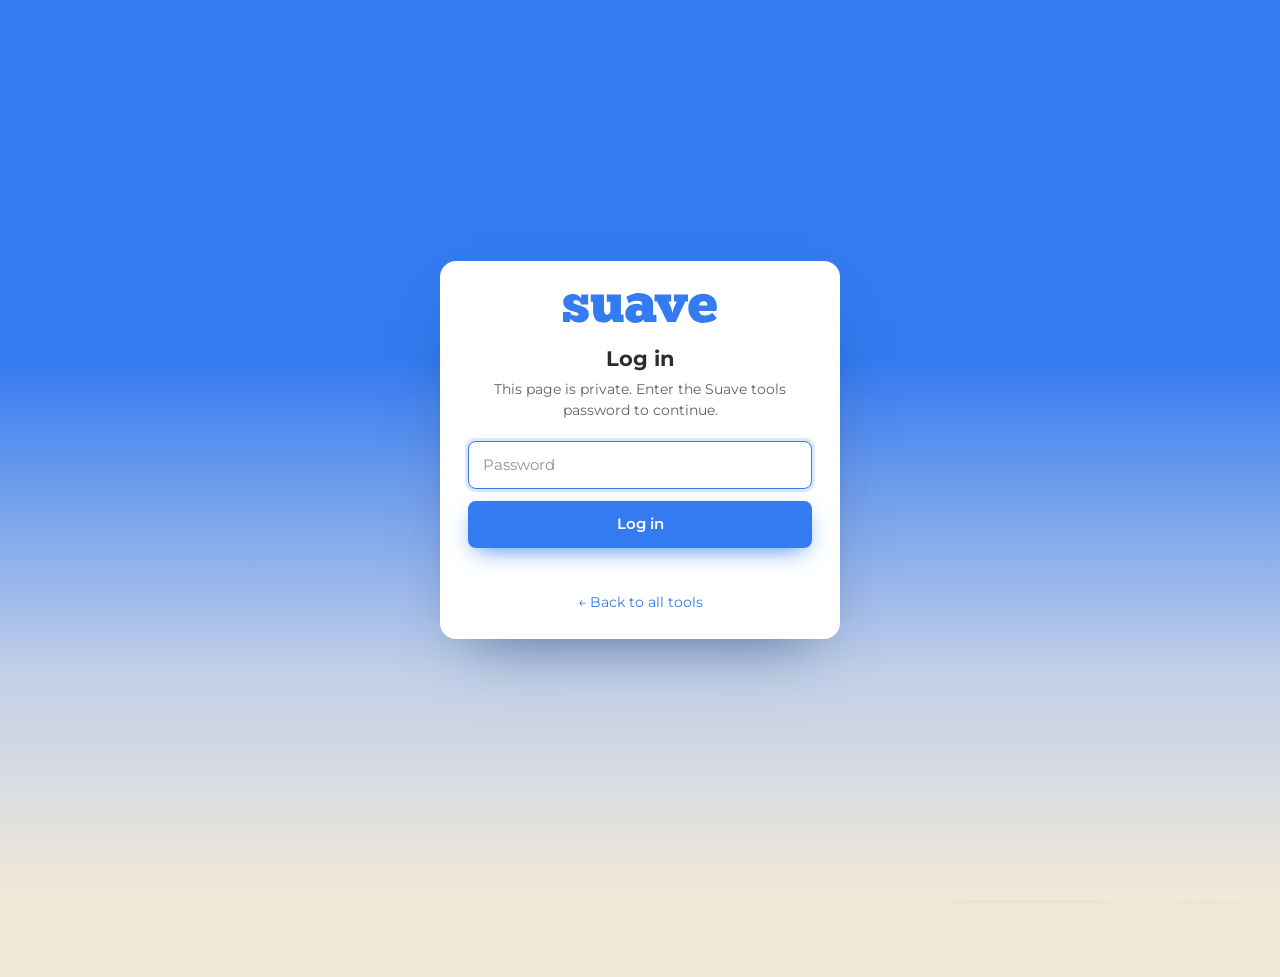
<file: fraude.html>
<!DOCTYPE html>
<html lang="nl">
<head>
<meta charset="UTF-8">
<meta name="viewport" content="width=device-width, initial-scale=1.0">
<title>Fraude Contacten</title>
<link rel="preconnect" href="https://fonts.googleapis.com">
<link rel="preconnect" href="https://fonts.gstatic.com" crossorigin>
<link href="https://fonts.googleapis.com/css2?family=IBM+Plex+Sans:wght@400;500;600;700&display=swap" rel="stylesheet">
<link rel="icon" type="image/svg+xml" href="favicon.svg">
<link rel="stylesheet" href="site.css">
<script src="login-gate.js"></script>
<style>
  [hidden]{ display:none !important; }
  body{ --page-width:980px; --tool:#B42318; --tool-soft:#FDEDEB; }
  .section p{ margin:0 0 12px; color:var(--ink-soft); line-height:1.6; max-width:68ch; }
  .section b{ color:var(--ink); font-weight:600; }
  .note{ background:var(--danger-soft); border:1px solid color-mix(in srgb, var(--danger) 25%, transparent); border-left:4px solid var(--danger);
         border-radius:var(--radius-sm); padding:10px 14px; font-size:14px; color:var(--ink); line-height:1.55; }
  .addgrid{ display:grid; grid-template-columns:2fr 1.5fr 1.2fr 1fr auto; gap:12px; align-items:end; }
  .addgrid input[type=tel], .addgrid input[type=password]{ width:100%; font:inherit; font-size:15px; border:1px solid var(--line-strong); border-radius:var(--radius-sm); padding:9px 11px; background:var(--surface); color:var(--ink); }
  @media (max-width:760px){ .addgrid{ grid-template-columns:1fr 1fr; } .addgrid .full{ grid-column:1 / -1; } }
  .addgrid label{ margin:0 0 6px; }
  .tools{ display:flex; gap:10px; align-items:center; flex-wrap:wrap; margin-bottom:12px; }
  .tools input[type=text]{ max-width:300px; }
  .tools .count{ margin-left:auto; color:var(--ink-soft); font-size:13.5px; }
  .tablebox{ overflow-x:auto; }
  table.list{ width:100%; border-collapse:collapse; font-size:14px; min-width:680px; }
  table.list th, table.list td{ text-align:left; padding:9px 8px; border-bottom:1px solid var(--line); vertical-align:middle; }
  table.list th{ font-size:12px; font-weight:600; color:var(--ink-soft); letter-spacing:.04em; text-transform:uppercase; }
  table.list td.num, table.list th.num{ text-align:right; font-variant-numeric:tabular-nums; }
  table.list td .sub{ display:block; font-size:13px; color:var(--ink-soft); }
  table.list td.name{ font-weight:600; }
  table.list td input{ padding:5px 7px; font-size:14px; }
  .rowbtn{ font:inherit; font-size:13px; background:none; border:0; color:var(--brand-ink); cursor:pointer; padding:4px 6px; }
  .rowbtn.del{ color:var(--danger); }
  .empty{ text-align:center; color:var(--ink-soft); padding:26px 8px; }
  .msg{ margin-top:10px; font-size:13.5px; padding:8px 12px; border-radius:var(--radius-sm); background:#E3F4EE; color:var(--ok); }
  .msg.err{ background:var(--danger-soft); color:var(--danger); }
  .bar{ position:fixed; left:0; right:0; bottom:0; background:var(--surface); border-top:1px solid var(--line); padding:12px 16px; z-index:20; }
  .bar .in{ max-width:var(--page-width); margin:0 auto; display:flex; gap:10px; align-items:center; flex-wrap:wrap; }
  .bar .txt{ flex:1; min-width:220px; font-size:13.5px; color:var(--ink-soft); }
  .copybox{ width:100%; min-height:60px; margin-top:8px; font:12px ui-monospace, Menlo, Consolas, monospace; }
  .confirm{ font-size:13px; color:var(--danger); }
  .backup{ display:flex; gap:10px; flex-wrap:wrap; align-items:center; }
  .settings{ margin-top:4px; }
</style>
</head>
<body data-tool="fraud">
<header class="app-bar">
  <div class="app-bar-inner">
    <a class="app-back" href="index.html"><svg width="16" height="16" viewBox="0 0 16 16" fill="none" aria-hidden="true"><path d="M13 8H3M3 8L7 4M3 8L7 12" stroke="currentColor" stroke-width="1.7" stroke-linecap="round" stroke-linejoin="round"/></svg>Alle documenten</a>
    <a class="app-brand" href="index.html" aria-label="David – startpagina"><img class="app-logo" src="logo-white.svg" alt="David" width="129" height="40"></a>
  </div>
</header>
<main class="page">
  <div class="page-head">
    <h1>Fraude Contacten</h1>
    <p>Alle fraudegebruikers op één plek, met naam, e-mail, telefoon en maandbedrag. Selecteer wie een bericht moet krijgen, klik <b>Kopieer voor Intercom</b> en klik in Intercom op <b>2 · Intercom Versturen</b>. Ze krijgen de WhatsApp-template <b>collection_template</b>, én een e-mail met hun maandbedrag.</p>
  </div>

  <section class="section">
    <div class="settings" id="settings" hidden>
      <h2 class="section-title" style="margin-top:16px">Inloggen</h2>
      <div class="addgrid" style="grid-template-columns:2fr auto">
        <div hidden><label for="sUrl">Worker-adres</label><input type="text" id="sUrl" placeholder="https://suave-fraude.jouwnaam.workers.dev"></div>
        <div><label for="sKey">Wachtwoord</label><input type="text" name="username" value="suave-fraude" autocomplete="username" hidden><input type="password" id="sKey" name="password" autocomplete="current-password"></div>
        <div><button class="btn btn-primary" type="button" id="connectBtn">Inloggen</button></div>
      </div>
      <div class="hint">Eén keer per computer. Laat Chrome het wachtwoord opslaan, dan hoef je het nooit meer te typen.</div>
      <div id="connMsg" role="status"></div>
    </div>
    <div id="migrate" hidden class="msg" style="display:flex;gap:10px;align-items:center;flex-wrap:wrap">
      <span id="migrateTxt" style="flex:1"></span>
      <button class="btn btn-secondary" type="button" id="migrateBtn">Naar Cloudflare uploaden</button>
    </div>
    <div style="display:flex;gap:10px;align-items:center;flex-wrap:wrap;margin-top:10px"><span class="hint" id="connState" style="margin:0"></span><button class="btn btn-quiet" type="button" id="changeConn">Inloggen</button></div>
  </section>

  <section class="section">
    <h2 class="section-title">Fraudegebruiker toevoegen</h2>
    <div id="loginFirst"><p style="margin:0 0 10px">Om iemand toe te voegen moet je eerst inloggen.</p><button class="btn btn-primary" type="button" id="loginBtn">Inloggen om toe te voegen</button></div>
    <form class="addgrid" id="addForm" autocomplete="off" hidden>
      <div class="full"><label for="fEmail">E-mail *</label><input type="email" id="fEmail" required placeholder="naam@voorbeeld.com"></div>
      <div><label for="fName">Naam</label><input type="text" id="fName" placeholder="Voornaam Achternaam"></div>
      <div><label for="fPhone">Telefoon</label><input type="tel" id="fPhone" placeholder="592 5242"></div>
      <div><label for="fMonthly">Maandbedrag ($)</label><input type="number" id="fMonthly" min="0" step="0.01" placeholder="0.00"></div>
      <div><button class="btn btn-primary" type="submit" id="addBtn">Toevoegen</button></div>
    </form>
    <div class="hint" id="addHint" hidden>Telefoon zonder landcode krijgt automatisch +297. Bestaat het e-mailadres al? Dan wordt die regel bijgewerkt.</div>
    <div id="formMsg" role="status"></div>
  </section>

  <section class="section">
    <h2 class="section-title">Lijst</h2>
    <div class="tools">
      <input type="text" id="search" placeholder="Zoek op naam, e-mail of telefoon" aria-label="Zoeken">
      <span class="count" id="count"></span>
    </div>
    <div class="tablebox">
      <table class="list">
        <thead><tr>
          <th style="width:32px"><input type="checkbox" id="all" aria-label="Alles selecteren"></th>
          <th>Naam</th><th>Telefoon</th><th class="num">Maandbedrag</th><th>Laatst verstuurd</th><th style="width:160px"></th>
        </tr></thead>
        <tbody id="rows"></tbody>
      </table>
    </div>
  </section>

</main>

<div class="bar">
  <div class="in">
    <span class="txt" id="barTxt">Selecteer contacten om ze een bericht te sturen.</span>
    <button class="btn btn-secondary" type="button" id="markBtn" disabled>Markeer als verstuurd</button>
    <button class="btn btn-primary" type="button" id="copyBtn" disabled>Kopieer voor Intercom</button>
  </div>
  <div class="in" id="copyFallback" hidden><textarea class="copybox" id="copyText" readonly aria-label="Lijst om te kopiëren"></textarea></div>
</div>

<script>
(() => {
  const LOCAL_KEY = "suave.fraude.v1";        // old browser-only list (for one-time upload)
  const CONN_KEY = "suave.fraude.conn";
  const $ = id => document.getElementById(id);
  const esc = s => String(s == null ? "" : s).replace(/[&<>"']/g, c => ({"&":"&amp;","<":"&lt;",">":"&gt;",'"':"&quot;","'":"&#39;"}[c]));
  const getConn = () => { try { return JSON.parse(localStorage.getItem(CONN_KEY) || "{}"); } catch(e){ return {}; } };
  const setConn = c => { try { localStorage.setItem(CONN_KEY, JSON.stringify(c)); } catch(e){} };
  const WORKER = "https://suave-fraude.perezabimael01.workers.dev";
  let conn = getConn();
  // Always use Suave's own Worker; ignore an address typed by mistake (for example the website's own address).
  if (!/\.workers\.dev\/?$/.test(conn.url || "")) { conn.url = WORKER; setConn(conn); }
  let rows = [], connected = false, busy = false, publicMode = false;
  const selected = new Set();
  let editing = null, confirmDel = null;

  function normPhone(raw){
    const t = String(raw || "").trim(); const d = t.replace(/\D/g, "");
    if (!d) return "";
    if (t.includes("+")) return "+" + d;
    if (d.startsWith("00")) return "+" + d.slice(2);
    if (d.startsWith("297") && d.length === 10) return "+" + d;
    return "+297" + d.replace(/^0+/, "");
  }
  const money = n => (Number(n) || 0).toLocaleString("en-US", { minimumFractionDigits: 2, maximumFractionDigits: 2 });
  const day = iso => { if (!iso) return "—"; try { return new Date(iso).toLocaleDateString("nl-NL", { day: "numeric", month: "short", year: "numeric" }); } catch(e){ return "—"; } };
  const msg = (id, text, err) => { $(id).innerHTML = text ? `<div class="msg ${err ? "err" : ""}">${esc(text)}</div>` : ""; };

  // ---------- Cloudflare API ----------
  async function api(path, body){
    if (!conn.url || !conn.key) throw new Error("Vul eerst het Worker-adres en wachtwoord in.");
    let r;
    try {
      r = await fetch(conn.url.replace(/\/+$/, "") + path, {
        method: body ? "POST" : "GET",
        headers: Object.assign({ "X-Fraude-Key": conn.key }, body ? { "Content-Type": "application/json" } : {}),
        body: body ? JSON.stringify(body) : undefined, cache: "no-store"
      });
    } catch(e){ throw new Error("Cloudflare is niet bereikbaar. Klopt het Worker-adres, en staat deze website in ALLOWED_ORIGINS?"); }
    let j = {}; try { j = await r.json(); } catch(e){}
    if (r.status === 401) throw new Error("Verkeerd wachtwoord.");
    if (!r.ok) throw new Error(j.error || ("Fout " + r.status));
    return j;
  }
  function setRows(list){
    rows = (list || []).map(x => ({ email: x.email, name: x.name || "", phone: x.phone || "", monthly: Number(x.monthly) || 0, addedAt: x.added_at, lastSent: x.last_sent || "" }));
    render();
  }
  function setMode(loggedIn){
    connected = loggedIn; publicMode = !loggedIn;
    $("addForm").hidden = !loggedIn; $("addHint").hidden = !loggedIn; $("loginFirst").hidden = loggedIn;
    $("changeConn").textContent = loggedIn ? "Uitloggen" : "Inloggen";
  }
  async function loadPublic(note){
    setMode(false);
    try {
      const r = await fetch(WORKER + "/public", { cache: "no-store" });
      const j = await r.json();
      if (!r.ok) throw new Error(j.error || ("Fout " + r.status));
      rows = (j.rows || []).map(x => ({ email: x.id, name: x.name || "", maskedEmail: x.email || "", phone: x.phone || "", monthly: Number(x.monthly) || 0, lastSent: x.last_sent || "" }));
      $("connState").textContent = note || "Alleen bekijken · log in om toe te voegen";
    } catch(e){ rows = []; $("connState").textContent = "De lijst is nu niet bereikbaar."; }
    render();
  }
  async function refresh(){
    if (!conn.key) return loadPublic();
    try {
      const j = await api("/contacts");
      setMode(true); setRows(j.rows);
      $("settings").hidden = true; msg("connMsg", "");
      $("connState").textContent = `Ingelogd · bijgewerkt ${new Date().toLocaleTimeString("nl-NL", { hour: "2-digit", minute: "2-digit" })}`;
      checkMigrate();
    } catch(e){
      if (/wachtwoord/i.test(e.message)){ conn.key = ""; setConn(conn); $("settings").hidden = false; msg("connMsg", "Verkeerd wachtwoord. Probeer opnieuw.", true); }
      await loadPublic();
    }
  }
  async function act(path, body, okText){
    if (busy) return false; busy = true; setBusy(true);
    try { const j = await api(path, body); setRows(j.rows); if (okText) msg("formMsg", okText); return true; }
    catch(e){ msg("formMsg", e.message, true); return false; }
    finally { busy = false; setBusy(false); }
  }
  function setBusy(on){ ["addBtn", "markBtn", "migrateBtn"].forEach(id => { if ($(id)) $(id).disabled = on || (id === "markBtn" && !selected.size); }); }

  // ---------- one-time upload of the old browser-only list ----------
  function localRows(){ try { const v = JSON.parse(localStorage.getItem(LOCAL_KEY) || "[]"); return Array.isArray(v) ? v : []; } catch(e){ return []; } }
  function checkMigrate(){
    const lr = localRows();
    $("migrate").hidden = !lr.length;
    if (lr.length) $("migrateTxt").textContent = `Er staan nog ${lr.length} contact${lr.length === 1 ? "" : "en"} alleen in deze browser. Upload ze naar Cloudflare zodat ze overal zichtbaar zijn.`;
  }
  $("migrateBtn").addEventListener("click", async () => {
    const lr = localRows();
    if (await act("/contacts/import", { rows: lr }, `${lr.length} contacten naar Cloudflare geüpload.`)){
      try { localStorage.removeItem(LOCAL_KEY); } catch(e){}
      checkMigrate();
    }
  });

  // ---------- connection ----------
  $("sUrl").value = conn.url || ""; $("sKey").value = conn.key || "";
  $("connectBtn").addEventListener("click", async () => {
    const url = $("sUrl").value.trim().replace(/\/+$/, "");
    if (!/^https:\/\/[^\s/]+\.workers\.dev$/.test(url)){ $("sUrl").value = WORKER; msg("connMsg", "Dat was niet het Worker-adres. Ik heb het juiste adres ingevuld; klik nog een keer op Verbinden.", true); return; }
    conn = { url, key: $("sKey").value.trim() }; setConn(conn);
    msg("connMsg", "Verbinden…"); await refresh(); if (connected) msg("connMsg", "");
  });
  $("sKey").addEventListener("keydown", e => { if (e.key === "Enter") $("connectBtn").click(); });
  $("changeConn").addEventListener("click", () => {
    if (connected){ conn.key = ""; setConn(conn); selected.clear(); $("sKey").value = ""; loadPublic("Uitgelogd · alleen bekijken"); return; }
    $("settings").hidden = false; $("sKey").focus();
  });
  $("loginBtn").addEventListener("click", () => { $("settings").hidden = false; $("sKey").focus(); $("settings").scrollIntoView({ behavior: "smooth", block: "center" }); });

  // ---------- list ----------
  function visible(){
    const q = $("search").value.trim().toLowerCase();
    return q ? rows.filter(r => [r.name, r.email, r.phone].some(v => String(v || "").toLowerCase().includes(q))) : rows;
  }
  function render(){
    const list = visible(), tb = $("rows");
    if (!connected && !publicMode) tb.innerHTML = `<tr><td colspan="6" class="empty">Lijst laden…</td></tr>`;
    else if (!rows.length) tb.innerHTML = `<tr><td colspan="6" class="empty">Nog geen fraudegebruikers. Voeg de eerste toe met het formulier hierboven.</td></tr>`;
    else if (!list.length) tb.innerHTML = `<tr><td colspan="6" class="empty">Niemand gevonden voor deze zoekopdracht.</td></tr>`;
    else if (publicMode) tb.innerHTML = list.map(r => `<tr>
        <td></td>
        <td class="name">${esc(r.name || "—")}<span class="sub">${esc(r.maskedEmail)}</span></td>
        <td>${esc(r.phone || "—")}</td>
        <td class="num">${Number(r.monthly) > 0 ? "$" + money(r.monthly) : "—"}</td>
        <td>${esc(day(r.lastSent))}</td>
        <td></td></tr>`).join("");
    else tb.innerHTML = list.map(r => editing === r.email ? `<tr data-id="${esc(r.email)}">
        <td></td>
        <td><input type="text" id="eName" value="${esc(r.name)}" aria-label="Naam"><span class="sub">${esc(r.email)}</span></td>
        <td><input type="text" id="ePhone" value="${esc(r.phone)}" aria-label="Telefoon"></td>
        <td class="num"><input type="number" id="eMonthly" min="0" step="0.01" value="${esc(r.monthly)}" aria-label="Maandbedrag" style="width:110px;text-align:right"></td>
        <td>${esc(day(r.lastSent))}</td>
        <td><button class="rowbtn" data-act="save">Opslaan</button><button class="rowbtn" data-act="cancel">Annuleren</button></td></tr>`
      : `<tr data-id="${esc(r.email)}">
        <td><input type="checkbox" data-sel ${selected.has(r.email) ? "checked" : ""} aria-label="Selecteer ${esc(r.name || r.email)}"></td>
        <td class="name">${esc(r.name || "—")}<span class="sub">${esc(r.email)}</span></td>
        <td>${esc(r.phone || "geen → e-mail")}</td>
        <td class="num">${Number(r.monthly) > 0 ? "$" + money(r.monthly) : "—"}</td>
        <td>${esc(day(r.lastSent))}</td>
        <td>${confirmDel === r.email
          ? `<span class="confirm">Verwijderen? <button class="rowbtn del" data-act="delYes">Ja</button><button class="rowbtn" data-act="delNo">Nee</button></span>`
          : `<button class="rowbtn" data-act="edit">Wijzigen</button><button class="rowbtn del" data-act="del">Verwijderen</button>`}</td></tr>`).join("");
    for (const id of [...selected]) if (!rows.some(r => r.email === id)) selected.delete(id);
    const n = selected.size;
    $("count").textContent = rows.length ? `${rows.length} contact${rows.length === 1 ? "" : "en"}` : "";
    $("all").checked = list.length > 0 && list.every(r => selected.has(r.email));
    $("all").disabled = publicMode;
    $("copyBtn").disabled = !n || publicMode; $("markBtn").disabled = !n || busy || publicMode;
    $("addBtn").disabled = !connected || busy;
    $("copyBtn").textContent = n ? `Kopieer voor Intercom (${n})` : "Kopieer voor Intercom";
    $("barTxt").textContent = publicMode ? "Log in om contacten te selecteren en berichten te sturen." : n ? `${n} geselecteerd. Kopieer en klik in Intercom op 2 · Intercom Versturen.` : "Selecteer contacten om ze een bericht te sturen.";
  }

  $("rows").addEventListener("change", e => {
    if (!e.target.matches("[data-sel]")) return;
    const id = e.target.closest("tr").dataset.id;
    e.target.checked ? selected.add(id) : selected.delete(id);
    $("copyFallback").hidden = true; render();
  });
  $("all").addEventListener("change", e => { visible().forEach(r => e.target.checked ? selected.add(r.email) : selected.delete(r.email)); render(); });
  $("search").addEventListener("input", render);

  $("rows").addEventListener("click", async e => {
    const b = e.target.closest("[data-act]"); if (!b) return;
    const id = b.closest("tr").dataset.id, a = b.dataset.act;
    if (a === "edit"){ editing = id; confirmDel = null; render(); return; }
    if (a === "cancel"){ editing = null; render(); return; }
    if (a === "del"){ confirmDel = id; render(); return; }
    if (a === "delNo"){ confirmDel = null; render(); return; }
    if (a === "delYes"){ confirmDel = null; selected.delete(id); await act("/contacts/delete", { email: id }, "Verwijderd."); return; }
    if (a === "save"){
      const body = { email: id, name: $("eName").value.trim(), phone: normPhone($("ePhone").value), monthly: Number($("eMonthly").value) || 0, replace: true };
      if (await act("/contacts/save", body, "Opgeslagen.")){ editing = null; render(); }
    }
  });

  $("addForm").addEventListener("submit", async e => {
    e.preventDefault();
    const email = $("fEmail").value.trim().toLowerCase();
    if (!/^[^\s@]+@[^\s@]+\.[^\s@]+$/.test(email)){ msg("formMsg", "Vul een geldig e-mailadres in.", true); return; }
    const name = $("fName").value.trim(), existed = rows.some(r => r.email === email);
    const body = { email, name, phone: normPhone($("fPhone").value) };
    if ($("fMonthly").value !== "") body.monthly = Number($("fMonthly").value) || 0;
    if (await act("/contacts/save", body, existed ? `${name || email} bijgewerkt.` : `${name || email} toegevoegd.`)){
      $("addForm").reset(); $("fEmail").focus();
    }
  });

  $("copyBtn").addEventListener("click", () => {
    const list = rows.filter(r => selected.has(r.email)).map(r => ({ email: r.email, name: r.name || "", phone: r.phone || "", amount: Number(r.monthly) || 0, days: 0 }));
    const text = "SUAVE-HERINNERINGEN:" + JSON.stringify({ kind: "fraude", at: new Date().toISOString(), rows: list });
    const fallback = () => {
      $("copyFallback").hidden = false; $("copyText").value = text; $("copyText").focus(); $("copyText").select();
      $("barTxt").textContent = "Kopiëren werd geblokkeerd. De tekst hieronder is geselecteerd: druk op Ctrl+C.";
    };
    try {
      navigator.clipboard.writeText(text).then(() => {
        $("barTxt").textContent = `Gekopieerd: ${list.length}. Open Intercom → 2 · Intercom Versturen → Plak lijst. Klik daarna hier op Markeer als verstuurd.`;
      }, fallback);
    } catch(e){ fallback(); }
  });

  $("markBtn").addEventListener("click", async () => {
    const emails = [...selected];
    if (await act("/contacts/mark-sent", { emails }, `${emails.length} gemarkeerd als verstuurd.`)){ selected.clear(); render(); }
  });

  // Reload the list when you come back to the tab, so changes by colleagues show up.
  document.addEventListener("visibilitychange", () => { if (!document.hidden && !busy && !editing) refresh(); });

  render();
  refresh();
})();
</script>
<script src="help-chat.js"></script>
</body>
</html>
</file>
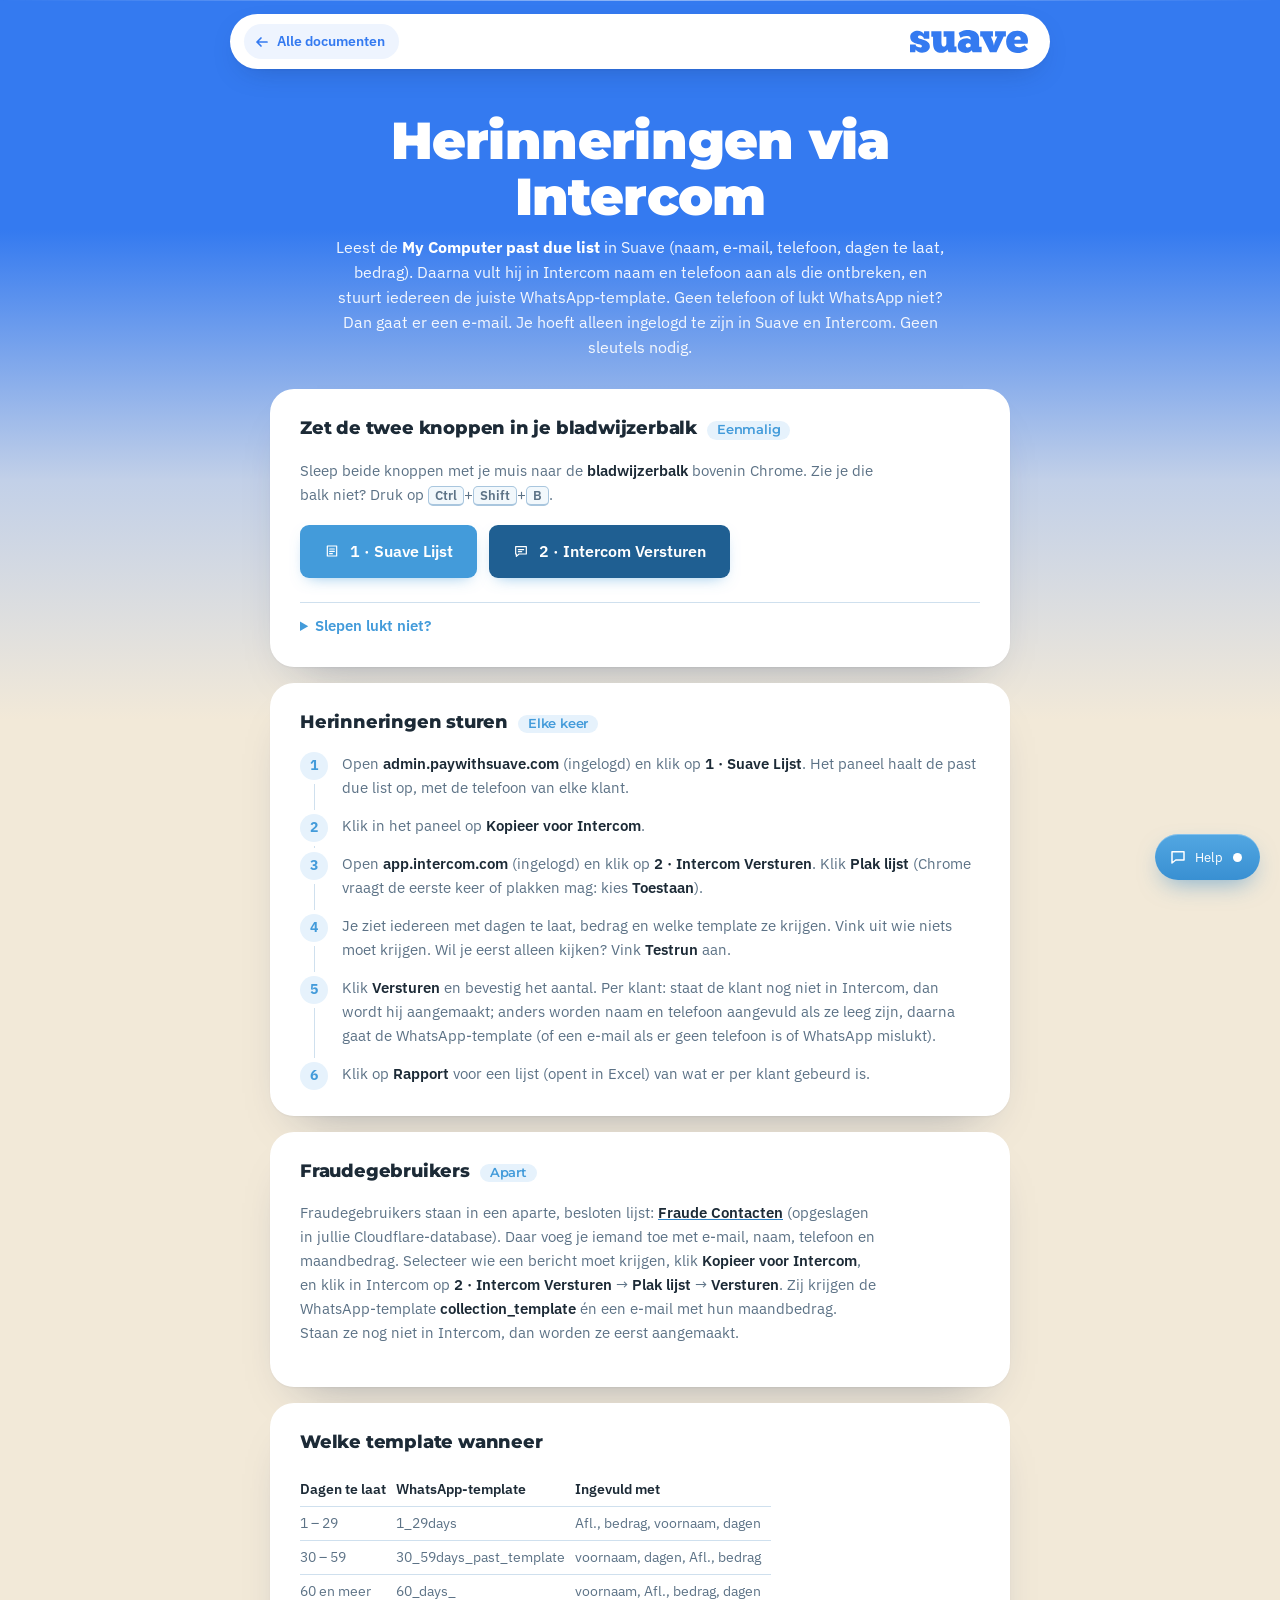
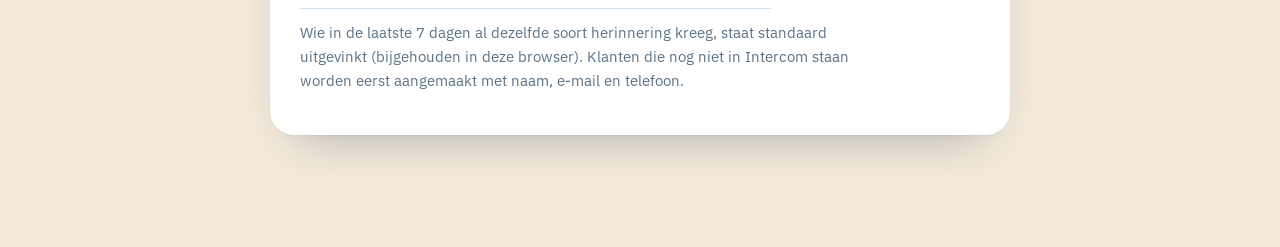
<file: herinneringen.html>
<!DOCTYPE html>
<html lang="nl">
<head>
<meta charset="UTF-8">
<meta name="viewport" content="width=device-width, initial-scale=1.0">
<title>Herinneringen via Intercom</title>
<link rel="preconnect" href="https://fonts.googleapis.com">
<link rel="preconnect" href="https://fonts.gstatic.com" crossorigin>
<link href="https://fonts.googleapis.com/css2?family=IBM+Plex+Sans:wght@400;500;600;700&display=swap" rel="stylesheet">
<link rel="icon" type="image/svg+xml" href="favicon.svg">
<link rel="stylesheet" href="site.css">
<style>
  body{ --page-width:780px; --tool:#2E8B7A; --tool-soft:#E3F4F0; }
  .section-title .tag{ font-size:12.5px; font-weight:600; color:var(--tool); background:var(--tool-soft); border-radius:999px; padding:1px 10px; }
  .section p{ margin:0 0 12px; color:var(--ink-soft); line-height:1.6; max-width:64ch; }
  .section b{ color:var(--ink); font-weight:600; }
  kbd{ font-family:inherit; font-size:13px; font-weight:600; background:var(--surface-2); border:1px solid var(--line-strong); border-bottom-width:2px; border-radius:5px; padding:0 6px; }
  .bms{ display:flex; gap:12px; flex-wrap:wrap; }
  .bm{ display:inline-flex; align-items:center; gap:10px; margin:6px 0 10px; padding:13px 22px; border-radius:var(--radius-sm);
       background:var(--tool); color:#fff; font-weight:600; font-size:15.5px; text-decoration:none; cursor:grab; border:2px dashed transparent;
       box-shadow:0 6px 16px -8px color-mix(in srgb, var(--tool) 70%, transparent); }
  .bm.two{ background:#1F5F92; }
  .bm:hover{ border-color:#fff; outline:2px dashed var(--tool); outline-offset:2px; }
  .bm:active{ cursor:grabbing; }
  details{ margin-top:14px; border-top:1px solid var(--line); padding-top:12px; }
  summary{ cursor:pointer; font-size:14.5px; font-weight:600; color:var(--tool); }
  details ol{ margin-top:10px; padding-left:20px; color:var(--ink-soft); line-height:1.7; }
  .ok{ color:var(--ok); font-weight:600; font-size:14px; margin-left:8px; }
  .steps{ list-style:none; counter-reset:s; margin:0; padding:0; }
  .steps > li{ counter-increment:s; position:relative; padding:0 0 14px 42px; color:var(--ink-soft); line-height:1.6; }
  .steps > li::before{ content:counter(s); position:absolute; left:0; top:0; width:28px; height:28px; border-radius:50%;
       display:flex; align-items:center; justify-content:center; font-size:13.5px; font-weight:700; color:var(--tool); background:var(--tool-soft); }
  .steps > li:not(:last-child)::after{ content:""; position:absolute; left:13.5px; top:32px; bottom:4px; width:1px; background:var(--line); }
  .steps > li:last-child{ padding-bottom:0; }
  table.t{ border-collapse:collapse; font-size:14px; margin:4px 0 0; }
  table.t td, table.t th{ border-bottom:1px solid var(--line); padding:6px 10px 6px 0; text-align:left; color:var(--ink-soft); }
  table.t th{ color:var(--ink); font-weight:600; }
</style>
</head>
<body data-tool="reminders">
<header class="app-bar">
  <div class="app-bar-inner">
    <a class="app-back" href="index.html"><svg width="16" height="16" viewBox="0 0 16 16" fill="none" aria-hidden="true"><path d="M13 8H3M3 8L7 4M3 8L7 12" stroke="currentColor" stroke-width="1.7" stroke-linecap="round" stroke-linejoin="round"/></svg>Alle documenten</a>
    <a class="app-brand" href="index.html" aria-label="David – startpagina"><img class="app-logo" src="logo-white.svg" alt="David" width="129" height="40"></a>
  </div>
</header>
<main class="page">
  <div class="page-head">
    <h1>Herinneringen via Intercom</h1>
    <p>Leest de <b>My Computer past due list</b> in Suave (naam, e-mail, telefoon, dagen te laat, bedrag). Daarna vult hij in Intercom naam en telefoon aan als die ontbreken, en stuurt iedereen de juiste WhatsApp-template. Geen telefoon of lukt WhatsApp niet? Dan gaat er een e-mail. Je hoeft alleen ingelogd te zijn in Suave en Intercom. Geen sleutels nodig.</p>
  </div>

  <section class="section">
    <h2 class="section-title">Zet de twee knoppen in je bladwijzerbalk <span class="tag">Eenmalig</span></h2>
    <p>Sleep beide knoppen met je muis naar de <b>bladwijzerbalk</b> bovenin Chrome. Zie je die balk niet? Druk op <kbd>Ctrl</kbd>+<kbd>Shift</kbd>+<kbd>B</kbd>.</p>
    <div class="bms">
      <a class="bm" id="bm1" href="#">
        <svg width="16" height="16" viewBox="0 0 24 24" fill="none" aria-hidden="true"><path d="M5 4.5H19V19.5H5V4.5Z" stroke="currentColor" stroke-width="1.8" stroke-linejoin="round"/><path d="M8.5 9H15.5M8.5 12.5H15.5M8.5 16H12.5" stroke="currentColor" stroke-width="1.8" stroke-linecap="round"/></svg>
        1 · Suave Lijst
      </a>
      <a class="bm two" id="bm2" href="#">
        <svg width="16" height="16" viewBox="0 0 24 24" fill="none" aria-hidden="true"><path d="M4 5.5H20V16.5H9L5 20V16.5H4V5.5Z" stroke="currentColor" stroke-width="1.8" stroke-linejoin="round"/><path d="M8 10H16M8 13H13" stroke="currentColor" stroke-width="1.8" stroke-linecap="round"/></svg>
        2 · Intercom Versturen
      </a>
    </div>
    <div class="hint" id="dragHint" role="status" hidden style="color:var(--tool);font-weight:600">Niet klikken, maar slepen: houd de knop vast en sleep hem naar de bladwijzerbalk.</div>
    <details>
      <summary>Slepen lukt niet?</summary>
      <ol>
        <li>Klik op <button type="button" class="btn btn-secondary" data-copy="bm1" style="min-height:36px;padding:6px 14px;font-size:14px">Code knop 1 kopiëren</button> of <button type="button" class="btn btn-secondary" data-copy="bm2" style="min-height:36px;padding:6px 14px;font-size:14px">Code knop 2 kopiëren</button><span class="ok" id="copied" role="status" hidden>Gekopieerd</span></li>
        <li>Rechtsklik op de bladwijzerbalk → <b>Pagina toevoegen…</b></li>
        <li>Naam: <b>1 · Suave Lijst</b> of <b>2 · Intercom Versturen</b>. Bij URL: plak de code (<kbd>Ctrl</kbd>+<kbd>V</kbd>) en klik <b>Opslaan</b>.</li>
      </ol>
    </details>
  </section>

  <section class="section">
    <h2 class="section-title">Herinneringen sturen <span class="tag">Elke keer</span></h2>
    <ol class="steps">
      <li>Open <b>admin.paywithsuave.com</b> (ingelogd) en klik op <b>1 · Suave Lijst</b>. Het paneel haalt de past due list op, met de telefoon van elke klant.</li>
      <li>Klik in het paneel op <b>Kopieer voor Intercom</b>.</li>
      <li>Open <b>app.intercom.com</b> (ingelogd) en klik op <b>2 · Intercom Versturen</b>. Klik <b>Plak lijst</b> (Chrome vraagt de eerste keer of plakken mag: kies <b>Toestaan</b>).</li>
      <li>Je ziet iedereen met dagen te laat, bedrag en welke template ze krijgen. Vink uit wie niets moet krijgen. Wil je eerst alleen kijken? Vink <b>Testrun</b> aan.</li>
      <li>Klik <b>Versturen</b> en bevestig het aantal. Per klant: staat de klant nog niet in Intercom, dan wordt hij aangemaakt; anders worden naam en telefoon aangevuld als ze leeg zijn, daarna gaat de WhatsApp-template (of een e-mail als er geen telefoon is of WhatsApp mislukt).</li>
      <li>Klik op <b>Rapport</b> voor een lijst (opent in Excel) van wat er per klant gebeurd is.</li>
    </ol>
  </section>

  <section class="section">
    <h2 class="section-title">Fraudegebruikers <span class="tag">Apart</span></h2>
    <p>Fraudegebruikers staan in een aparte, besloten lijst: <a href="fraude.html"><b>Fraude Contacten</b></a> (opgeslagen in jullie Cloudflare-database). Daar voeg je iemand toe met e-mail, naam, telefoon en maandbedrag. Selecteer wie een bericht moet krijgen, klik <b>Kopieer voor Intercom</b>, en klik in Intercom op <b>2 · Intercom Versturen</b> → <b>Plak lijst</b> → <b>Versturen</b>. Zij krijgen de WhatsApp-template <b>collection_template</b> én een e-mail met hun maandbedrag. Staan ze nog niet in Intercom, dan worden ze eerst aangemaakt.</p>
  </section>

  <section class="section">
    <h2 class="section-title">Welke template wanneer</h2>
    <table class="t">
      <tr><th>Dagen te laat</th><th>WhatsApp-template</th><th>Ingevuld met</th></tr>
      <tr><td>1 – 29</td><td>1_29days</td><td>Afl., bedrag, voornaam, dagen</td></tr>
      <tr><td>30 – 59</td><td>30_59days_past_template</td><td>voornaam, dagen, Afl., bedrag</td></tr>
      <tr><td>60 en meer</td><td>60_days_</td><td>voornaam, Afl., bedrag, dagen</td></tr>
    </table>
    <p style="margin-top:12px">Wie in de laatste 7 dagen al dezelfde soort herinnering kreeg, staat standaard uitgevinkt (bijgehouden in deze browser). Klanten die nog niet in Intercom staan worden eerst aangemaakt met naam, e-mail en telefoon.</p>
  </section>
</main>

<script>
// =====================================================================================
// KNOP 1 — runs on admin.paywithsuave.com. Reads the past due list + phone numbers.
// Everything is inside this one function, because it is turned into the bookmark.
// =====================================================================================
function suaveLijst(){
  if (window.__suaveLijst){ window.__suaveLijst.show(); return; }
  if (!/paywithsuave\.com$/.test(location.hostname)){ alert("Open eerst admin.paywithsuave.com en klik dan op 1 · Suave Lijst."); return; }
  const esc = s => String(s == null ? "" : s).replace(/[&<>"']/g, c => ({"&":"&amp;","<":"&lt;",">":"&gt;",'"':"&quot;","'":"&#39;"}[c]));
  const sleep = ms => new Promise(r => setTimeout(r, ms));
  let rows = [];

  const host = document.createElement("div");
  const root = host.attachShadow({ mode: "open" });
  root.innerHTML = `<style>
    .p{ position:fixed; top:0; right:0; z-index:2147483647; width:460px; max-width:100vw; height:100vh; background:#fff; color:#1d2a36;
        font:14px/1.45 system-ui,-apple-system,"Segoe UI",sans-serif; box-shadow:-8px 0 30px rgba(0,0,0,.18); display:flex; flex-direction:column; }
    .h{ display:flex; align-items:center; padding:12px 14px; background:#2E8B7A; color:#fff; } .h b{ flex:1; font-size:15px; }
    .h button{ background:none; border:0; color:#fff; font-size:20px; cursor:pointer; }
    .b{ flex:1; overflow:auto; padding:12px 14px; }
    .btn{ background:#2E8B7A; color:#fff; border:0; border-radius:6px; padding:9px 14px; font:inherit; font-weight:600; cursor:pointer; }
    .btn:disabled{ opacity:.5; cursor:default; }
    .msg{ margin:10px 0; padding:8px 10px; border-radius:6px; background:#eef3f6; font-size:13px; }
    .msg.err{ background:#fdecea; color:#922; } .msg.good{ background:#e3f4f0; color:#1f6e60; }
    table{ width:100%; border-collapse:collapse; font-size:12.5px; margin-top:8px; }
    th,td{ text-align:left; padding:4px; border-bottom:1px solid #edf1f4; } th{ color:#6b7884; font-weight:600; } td.r{ text-align:right; }
    .f{ border-top:1px solid #e3e8ec; padding:10px 14px; display:flex; gap:8px; }
  </style>
  <div class="p">
    <div class="h"><b>1 · Suave Lijst</b><button id="x" title="Sluiten">×</button></div>
    <div class="b"><div id="info"></div><div id="list"></div></div>
    <div class="f"><button class="btn" id="load">Lijst ophalen</button><button class="btn" id="copy" disabled>Kopieer voor Intercom</button></div>
  </div>`;
  document.body.appendChild(host);
  const $ = id => root.getElementById(id);
  const info = (h, c) => { $("info").innerHTML = h ? `<div class="msg ${c || ""}">${h}</div>` : ""; };

  function token(){ let t = localStorage.getItem("accessToken") || ""; try { const p = JSON.parse(t); if (typeof p === "string") t = p; } catch(e){} return t; }
  const H = () => ({ "Content-Type": "application/json", "Accept": "application/json", "Authorization": "Bearer " + token() });

  function findPhone(o, depth){
    if (!o || typeof o !== "object" || depth > 4) return "";
    for (const k of Object.keys(o)) if (/^(telephone|phone|phone_number|mobile|mobile_number|cellphone)$/i.test(k) && o[k] && typeof o[k] !== "object" && /\d{6,}/.test(String(o[k]).replace(/\D/g, ""))) return String(o[k]);
    for (const k in o){ const v = findPhone(o[k], depth + 1); if (v) return v; }
    return "";
  }
  async function phoneOf(email){
    try {
      const r = await fetch("/api/v1/admin/mc/user/" + encodeURIComponent(email), { method: "POST", headers: H(), body: "{}" });
      if (!r.ok) return "";
      return findPhone(await r.json(), 0);
    } catch(e){ return ""; }
  }
  function dateOf(d){ if (d && typeof d === "object") d = d.date || d.value || Object.values(d)[0]; return String(d || "").slice(0, 10); }

  $("load").addEventListener("click", async () => {
    $("load").disabled = true; $("copy").disabled = true;
    try {
      const all = []; let page = 1, last = 1;
      do {
        info(`Lijst ophalen… pagina ${page}${last > 1 ? " van " + last : ""}`);
        const r = await fetch("/api/v1/admin/mc/past-due?page=" + page, { method: "POST", headers: H(), body: JSON.stringify({ page }) });
        if (r.status === 401) throw new Error("Je bent niet (meer) ingelogd in Suave. Log opnieuw in.");
        if (!r.ok) throw new Error("Suave gaf fout " + r.status + ".");
        const j = await r.json();
        (j.data || []).forEach(x => all.push(x));
        last = Number(j.pagination && j.pagination.last_page) || 1;
        page++; await sleep(150);
      } while (page <= last);
      // The list has one row per open invoice: add them up per customer, keep the oldest (most days late).
      const by = new Map();
      for (const r of all){
        const email = String(r.customer_email || "").trim().toLowerCase();
        if (!email) continue;
        const days = Number(r.days_difference != null ? r.days_difference : r.aging) || 0;
        const amt = Number(r.subtotal_fl) || 0;
        const p = by.get(email);
        if (!p) by.set(email, { user_id: r.user_id, name: String(r.fullname || "").trim().replace(/\s+/g, " "), email, days, total: amt, invoices: 1, due: dateOf(r.due_date), phone: "" });
        else { p.total += amt; p.invoices++; if (days > p.days){ p.days = days; p.due = dateOf(r.due_date); } }
      }
      rows = [...by.values()].map(p => ({ ...p, amount: p.total.toFixed(2) }));
      rows.forEach(p => delete p.total);
      let n = 0;
      for (const p of rows){ n++; info(`Telefoonnummers ophalen… ${n} van ${rows.length}`); p.phone = await phoneOf(p.email); await sleep(120); }
      const withPhone = rows.filter(p => p.phone).length;
      info(`${rows.length} klanten gevonden, ${withPhone} met telefoon. Klik nu <b>Kopieer voor Intercom</b>.`, "good");
      $("list").innerHTML = `<table><tr><th>Naam</th><th>Telefoon</th><th class="r">Dagen</th><th class="r">Afl.</th></tr>${
        rows.map(p => `<tr><td>${esc(p.name)}</td><td>${esc(p.phone || "–")}</td><td class="r">${p.days}</td><td class="r">${p.amount}</td></tr>`).join("")}</table>`;
      $("copy").disabled = !rows.length;
    } catch (e){ info(esc(e.message || e), "err"); }
    $("load").disabled = false;
  });

  $("copy").addEventListener("click", async () => {
    const text = "SUAVE-HERINNERINGEN:" + JSON.stringify({ at: new Date().toISOString(), rows });
    try { await navigator.clipboard.writeText(text); }
    catch(e){ const ta = document.createElement("textarea"); ta.value = text; root.appendChild(ta); ta.select(); document.execCommand("copy"); ta.remove(); }
    info(`Gekopieerd: ${rows.length} klanten. Open nu <b>app.intercom.com</b> en klik op <b>2 · Intercom Versturen</b>.`, "good");
  });
  $("x").addEventListener("click", () => { host.style.display = "none"; });
  window.__suaveLijst = { show(){ host.style.display = ""; } };
}

// =====================================================================================
// KNOP 2 — runs on app.intercom.com. Checks contacts, fills in name/phone, sends.
// Uses your own Intercom login in this tab, the same way the Intercom inbox does.
// =====================================================================================
function intercomVersturen(){
  if (window.__icVersturen){ window.__icVersturen.show(); window.__icVersturen.check(); return; }
  if (!/(^|\.)intercom\.com$/.test(location.hostname)){ alert("Open eerst app.intercom.com en klik dan op 2 · Intercom Versturen."); return; }

  // ---- Suave's Intercom settings (from your workspace) ----
  const APP_ID = (location.pathname.match(/\/(?:apps|inbox)\/([a-z0-9]{6,})/) || [])[1] || "ka42edsc";
  const ADMIN_ID = 8698880;            // David — the teammate the messages come from
  const WA_INTEGRATION_ID = 6781;      // WhatsApp number Suave (+1 555 763 9010)
  const EMAIL_SENDER_ID = "398115";    // support@paywithsuave.com
  const TEMPLATES = [
    { min: 1,  max: 29,    key: "1_29days", label: "1–29 dagen",
      wa: "1_29days", params: p => ["Afl.", p.amount, p.first, String(p.days)],
      title: "Your payment is late",
      text: p => `Hi ${p.first} you missed your payment. It's now ${p.days} day past due.\n\nYou owe: Afl. ${p.amount}\n\nPlease pay today to keep your account in good standing.` },
    { min: 30, max: 59,    key: "30_59", label: "30–59 dagen",
      wa: "30_59days_past_template", params: p => [p.first, String(p.days), "Afl.", p.amount],
      title: "Your payment is past due",
      text: p => `Hi ${p.first}, your payment is ${p.days} days late.\n\nYou owe: Afl. ${p.amount}\n\nYou will be charged 25 FL every day for each late invoice. Please pay today to stop the late fees.` },
    { min: 60, max: 99999, key: "60plus", label: "60+ dagen",
      wa: "60_days_", params: p => [p.first, "Afl.", p.amount, String(p.days)],
      title: "Final notice: please pay now",
      text: p => `Hi ${p.first}, you owe Afl. ${p.amount}. Your payment is more than ${p.days} days late.\n\nWe have tried to reach you several times about this.\n\nPlease pay all late invoices within 14 days. Until you pay, you will be charged 25 FL every day for each late invoice.` },
    // Used only for lists from the Fraude Contacten page (never picked by days).
    { min: -2, max: -2, key: "fraude", label: "Fraude",
      wa: "collection_template", params: p => [p.first],
      title: "Important: Account Past Due",
      text: p => `Hi ${p.first},\n\nMy name is David from the Collections Department at Suave Solutions.\n\nThis is a formal notification that your account is significantly past due.${Number(p.amount) > 0 ? ` Your monthly payment is Afl. ${p.amount}.` : ""}\n\nTo prevent further administrative action, restrictions on your services, or referral to external agencies, please contact us immediately.` }
  ];

  const LS = "suaveIc.";
  const get = (k, d) => { try { const v = localStorage.getItem(LS + k); return v == null ? d : JSON.parse(v); } catch(e){ return d; } };
  const put = (k, v) => { try { localStorage.setItem(LS + k, JSON.stringify(v)); } catch(e){} };
  const esc = s => String(s == null ? "" : s).replace(/[&<>"']/g, c => ({"&":"&amp;","<":"&lt;",">":"&gt;",'"':"&quot;","'":"&#39;"}[c]));
  const sleep = ms => new Promise(r => setTimeout(r, ms));
  const S = { rows: [], log: get("log", {}), running: false, stop: false };

  const host = document.createElement("div");
  const root = host.attachShadow({ mode: "open" });
  root.innerHTML = `<style>
    .p{ position:fixed; top:0; right:0; z-index:2147483647; width:540px; max-width:100vw; height:100vh; background:#fff; color:#1d2a36;
        font:14px/1.45 system-ui,-apple-system,"Segoe UI",sans-serif; box-shadow:-8px 0 30px rgba(0,0,0,.18); display:flex; flex-direction:column; }
    .h{ display:flex; align-items:center; padding:12px 14px; background:#1F5F92; color:#fff; } .h b{ flex:1; font-size:15px; }
    .h button{ background:none; border:0; color:#fff; font-size:20px; cursor:pointer; }
    .b{ flex:1; overflow:auto; padding:12px 14px; }
    .row{ display:flex; gap:10px; align-items:center; flex-wrap:wrap; }
    .btn{ background:#1F5F92; color:#fff; border:0; border-radius:6px; padding:9px 14px; font:inherit; font-weight:600; cursor:pointer; }
    .btn.sec{ background:#eef3f6; color:#1d2a36; } .btn.red{ background:#c0392b; } .btn:disabled{ opacity:.5; cursor:default; }
    label.c{ display:flex; gap:6px; align-items:center; font-size:13.5px; }
    textarea{ width:100%; box-sizing:border-box; min-height:70px; margin-top:8px; font:12px monospace; border:1px solid #c9d3db; border-radius:6px; padding:6px; }
    .msg{ margin:10px 0; padding:8px 10px; border-radius:6px; background:#eef3f6; font-size:13px; }
    .msg.err{ background:#fdecea; color:#922; } .msg.good{ background:#e3f4f0; color:#1f6e60; }
    .muted{ color:#6b7884; font-size:12px; }
    table{ width:100%; border-collapse:collapse; font-size:13px; margin-top:8px; }
    th,td{ text-align:left; padding:5px 4px; border-bottom:1px solid #edf1f4; vertical-align:top; }
    th{ font-size:12px; color:#6b7884; font-weight:600; position:sticky; top:-12px; background:#fff; }
    td.r{ text-align:right; white-space:nowrap; } td.n{ cursor:pointer; color:#1f5f92; }
    .pill{ font-size:11.5px; padding:1px 7px; border-radius:999px; white-space:nowrap; }
    .b0{ background:#e3f4f0; color:#1f6e60; } .b1{ background:#fff3d6; color:#8a5a00; } .b2{ background:#fdecea; color:#922; } .b3{ background:#2b2f36; color:#fff; }
    .st{ font-size:12px; } .st.ok{ color:#1f6e60; } .st.err{ color:#c0392b; }
    .prev{ white-space:pre-wrap; background:#f7f9fa; border:1px solid #e3e8ec; border-radius:6px; padding:8px; margin-top:4px; font-size:12.5px; color:#1d2a36; }
    .f{ border-top:1px solid #e3e8ec; padding:10px 14px; display:flex; gap:8px; align-items:center; flex-wrap:wrap; } .f .sp{ flex:1; }
  </style>
  <div class="p">
    <div class="h"><b>2 · Intercom Versturen</b><button id="x" title="Sluiten">×</button></div>
    <div class="b">
      <div class="row">
        <button class="btn" id="paste">Plak lijst</button>
        <label class="c"><input type="checkbox" id="test"> Testrun (niets versturen of wijzigen)</label>
      </div>
      <div class="muted" style="margin-top:6px">Plakken lukt niet? Plak de lijst hieronder met Ctrl+V.</div>
      <textarea id="manual" placeholder="Hier plakken (Ctrl+V)…"></textarea>
      <div id="info"></div>
      <div id="list"></div>
    </div>
    <div class="f">
      <span id="count" class="muted"></span><span class="sp"></span>
      <button class="btn sec" id="report" disabled>Rapport</button>
      <button class="btn red" id="stop" hidden>Stoppen</button>
      <button class="btn" id="send" disabled>Versturen</button>
    </div>
  </div>`;
  document.body.appendChild(host);
  const $ = id => root.getElementById(id);
  const info = (h, c) => { $("info").innerHTML = h ? `<div class="msg ${c || ""}">${h}</div>` : ""; };

  // ---------- Intercom (same requests the inbox itself makes) ----------
  const csrf = () => (document.querySelector("meta[name=csrf-token]") || {}).content || "";
  async function ic(method, path, body){
    const r = await fetch(path, { method, credentials: "same-origin",
      headers: { "Content-Type": "application/json", "Accept": "application/json", "X-CSRF-Token": csrf() },
      body: body ? JSON.stringify(body) : undefined });
    let j = null; try { j = await r.json(); } catch(e){}
    if (!r.ok){
      const m = j && (j.errors ? (j.errors[0] && (j.errors[0].message || j.errors[0])) : j.message);
      throw new Error("Intercom " + r.status + (m ? ": " + m : ""));
    }
    return j || {};
  }
  async function findContact(email){
    const j = await ic("POST", "/ember/users/search.json", { app_id: APP_ID,
      predicates: [{ attribute: "email", comparison: "eq", value: email, type: "string" }], page: 1, per_page: 5, include_count: false });
    return (j.users || [])[0] || null;
  }
  async function createContact(p){
    const j = await ic("POST", "/ember/users", { user_id: "", app_id: APP_ID, name: p.name || "", name_masked: false, role: "user_role",
      email: p.email, email_masked: false, phone: p.phone || "", phone_masked: false, whatsapp_number_masked: false,
      recent_page_views: [], user_event_summaries: [], segment_ids: [], taggings: [] });
    if (!j.user || !j.user.id) throw new Error("Intercom kon het contact niet aanmaken");
    return j.user;
  }
  async function setAttr(id, attr, value){
    return ic("PUT", "/ember/user_attributes/" + id, { app_id: APP_ID, id, attribute_identifier: attr, attribute_value: value, attribute_belongs_to_type: "user" });
  }
  const html = s => esc(s).replace(/\n/g, "<br />");
  function recipients(id){ return { to: { ids: [id], emails: [] }, cc: { ids: [], emails: [] }, bcc: { ids: [], emails: [] } }; }
  async function sendWhatsApp(id, t, p){
    return ic("POST", "/ember/users/send_support_conversation.json", {
      type: 115, admin_assignee_id: ADMIN_ID, team_assignee_id: 0, sender_id: String(ADMIN_ID), sender_type: 0,
      recipients: recipients(id), user_ids: [id],
      data: { whatsapp: { integration_id: WA_INTEGRATION_ID, template_name: t.wa, template_language: "en",
        template_components: [{ type: "body", parameters: t.params(p).map(text => ({ type: "text", text })) }] } },
      app_id: APP_ID,
      blocks: [{ type: "subheading", text: html(t.title) }, { type: "paragraph", text: html(t.text(p)), class: "no-margin" }]
    });
  }
  async function sendEmail(id, t, p){
    return ic("POST", "/ember/users/send_support_conversation.json", {
      type: 8, subject: t.title, admin_assignee_id: ADMIN_ID, team_assignee_id: 0, sender_id: EMAIL_SENDER_ID, sender_type: 3,
      recipients: recipients(id), user_ids: [id], app_id: APP_ID,
      blocks: t.text(p).split(/\n{2,}/).map(par => ({ type: "paragraph", text: html(par), class: "no-margin" }))
    });
  }
  function normPhone(raw){
    // Keep a number that already has a country code (+… or 00…); otherwise it is Aruban: add +297.
    const t = String(raw || "").trim();
    let d = t.replace(/\D/g, "");
    if (!d) return "";
    if (t.includes("+")) return "+" + d;
    if (d.startsWith("00")) return "+" + d.slice(2);
    if (d.startsWith("297") && d.length === 10) return "+" + d;
    return "+297" + d.replace(/^0+/, "");
  }

  // ---------- list ----------
  function tplOf(days){ return TEMPLATES.findIndex(t => days >= t.min && days <= t.max); }
  function recently(p){ const l = S.log[(p.user_id || p.email) + ":" + p.tpl]; return l && (Date.now() - new Date(l).getTime()) < 7 * 864e5; }
  function load(text){
    text = String(text || "").trim();
    if (!text.startsWith("SUAVE-HERINNERINGEN:")) { info("Dit is geen lijst van <b>1 · Suave Lijst</b>, de <b>Collection Agency Check</b> of de <b>Fraude Contacten</b>-pagina. Klik daar eerst op <b>Kopieer voor Intercom</b>.", "err"); return; }
    let data; try { data = JSON.parse(text.slice(20)); } catch(e){ info("De lijst is niet compleet gekopieerd. Probeer opnieuw.", "err"); return; }
    const fraud = data.kind === "fraude";
    S.rows = (data.rows || []).map(r => {
      const name = String(r.name || "").trim();
      const w = name.split(" ")[0] || "";
      const p = { ...r, first: w ? w.charAt(0).toUpperCase() + w.slice(1).toLowerCase() : "there", phone: normPhone(r.phone), status: "", open: false };
      p.email = String(p.email || "").trim().toLowerCase();
      // Fraud list amounts are entered in US$; messages use Aruban florin at 1.79.
      if (fraud){ p.usd = (Number(p.amount) || 0).toFixed(2); p.amount = ((Number(p.amount) || 0) * 1.79).toFixed(2); }
      else p.amount = (Number(p.amount) || 0).toFixed(2);
      p.days = Number(p.days) || 0;
      // A list from the Collection Agency Check page may ask for a specific template (e.g. the final notice).
      const forced = r.tpl ? TEMPLATES.findIndex(t => t.key === r.tpl) : -1;
      p.tpl = fraud ? TEMPLATES.findIndex(t => t.key === "fraude") : (forced >= 0 ? forced : tplOf(p.days));
      p.on = p.tpl >= 0 && !recently(p);
      return p;
    }).sort((a, b) => (b.days - a.days) || (Number(b.amount) - Number(a.amount)));  // most past due first
    const age = data.at ? Math.round((Date.now() - new Date(data.at).getTime()) / 60000) : 0;
    S.rows = S.rows.filter(p => p.email);
    info(`${S.rows.length} ${fraud ? "fraude-contacten" : "klanten"} geladen${age > 60 ? ` (lijst is ${Math.round(age / 60)} uur oud — haal hem liever opnieuw op)` : ""}.`, age > 60 ? "" : "good");
    $("manual").value = "";
    render();
  }
  $("paste").addEventListener("click", async () => {
    try { load(await navigator.clipboard.readText()); }
    catch(e){ info("Chrome liet plakken niet toe. Plak de lijst in het vak hieronder met Ctrl+V.", "err"); $("manual").focus(); }
  });
  $("manual").addEventListener("paste", e => { setTimeout(() => load($("manual").value), 0); });
  $("manual").addEventListener("change", () => { if ($("manual").value.trim()) load($("manual").value); });

  function render(){
    const rows = S.rows;
    $("list").innerHTML = !rows.length ? "" : `<table>
      <thead><tr><th><input type="checkbox" id="all"></th><th>Naam</th><th class="r">Dagen</th><th class="r">Afl.</th><th>Template</th><th></th></tr></thead>
      <tbody>${rows.map((p, i) => { const t = TEMPLATES[p.tpl]; return `<tr>
        <td><input type="checkbox" data-on="${i}" ${p.on ? "checked" : ""} ${p.tpl < 0 ? "disabled" : ""}></td>
        <td class="n" data-open="${i}">${esc(p.name || p.email)}<div class="muted">${esc(p.email)} · ${esc(p.phone || "geen telefoon → e-mail")}${recently(p) ? " · al gestuurd deze week" : ""}</div>
          ${p.open && t ? `<div class="prev"><b>${esc(t.title)}</b>\n\n${esc(t.text(p))}</div>` : ""}</td>
        <td class="r">${t && t.key === "fraude" ? "–" : p.days}</td><td class="r">${esc(p.amount)}${p.usd ? `<div class="muted">$${esc(p.usd)}</div>` : ""}</td>
        <td>${t ? `<span class="pill b${p.tpl}">${esc(t.label)}</span>` : `<span class="muted">geen</span>`}</td>
        <td class="st ${/^(WhatsApp|E-mail|Test)/.test(p.status) ? "ok" : p.status ? "err" : ""}">${esc(p.status)}</td></tr>`; }).join("")}</tbody></table>`;
    root.querySelectorAll("[data-on]").forEach(el => el.addEventListener("change", () => { S.rows[+el.dataset.on].on = el.checked; count(); }));
    root.querySelectorAll("[data-open]").forEach(el => el.addEventListener("click", () => { const p = S.rows[+el.dataset.open]; p.open = !p.open; render(); }));
    const all = $("all"); if (all) all.addEventListener("change", e => { S.rows.forEach(p => { if (p.tpl >= 0) p.on = e.target.checked; }); render(); });
    count();
  }
  const selected = () => S.rows.filter(p => p.on && p.tpl >= 0);
  function count(){
    const n = selected().length;
    $("count").textContent = S.rows.length ? `${n} van ${S.rows.length} geselecteerd` : "";
    $("send").disabled = S.running || !n;
    $("send").textContent = $("test").checked ? `Testrun (${n})` : `Versturen (${n})`;
    $("report").disabled = !S.rows.length;
  }
  $("test").addEventListener("change", count);

  // ---------- send ----------
  $("send").addEventListener("click", async () => {
    const list = selected(), test = $("test").checked;
    if (!list.length) return;
    // Auto-send from the Collection Agency Check page: the user already confirmed there.
    const pre = S.autoConfirmed; S.autoConfirmed = false;
    if (!test && !pre && !confirm(`${list.length} klanten een herinnering sturen via Intercom (WhatsApp, of e-mail als dat niet kan)?`)) return;
    S.running = true; S.stop = false; $("stop").hidden = false; $("paste").disabled = true; count();
    let wa = 0, em = 0, bad = 0;
    for (const p of list){
      if (S.stop) break;
      const t = TEMPLATES[p.tpl];
      p.status = "Bezig…"; render();
      try {
        let c = await findContact(p.email);
        const notes = [];
        if (!c){
          if (test){ p.status = `Test: nieuw contact aanmaken, daarna ${t.key === "fraude" ? (p.phone ? "WhatsApp " + t.wa + " + e-mail" : "e-mail") : (p.phone ? "WhatsApp " + t.wa : "e-mail")}`; wa++; render(); continue; }
          c = await createContact(p); c._new = true; notes.push("nieuw contact");
        }
        if (!c._new && !c.name && p.name){ if (!test) await setAttr(c.id, "name", p.name); notes.push("naam"); }
        let phone = c.whatsapp_number || c.phone || "";
        if (!c._new && !c.phone && p.phone){ if (!test) await setAttr(c.id, "phone", p.phone); phone = p.phone; notes.push("telefoon"); }
        const added = notes.length ? ` (${notes.join(", ")}${c._new ? "" : " ingevuld"})` : "";
        if (test){ p.status = `Test: ${t.key === "fraude" ? (phone ? "WhatsApp " + t.wa + " + e-mail" : "e-mail") : (phone ? "WhatsApp " + t.wa : "e-mail")}${added}`; wa++; render(); continue; }
        let how = "";
        if (t.key === "fraude"){
          // Fraud users get both: the collection_template on WhatsApp (if there is a phone) and an email.
          const parts = [];
          if (phone){
            try { await sendWhatsApp(c.id, t, p); parts.push("WhatsApp"); wa++; }
            catch(e){ parts.push("WhatsApp mislukt (" + e.message + ")"); }
            await sleep(500);
          }
          await sendEmail(c.id, t, p); parts.push("e-mail"); em++;
          how = parts.join(" + ");
        } else if (phone){
          try { await sendWhatsApp(c.id, t, p); how = "WhatsApp"; wa++; }
          catch(e){ await sleep(500); await sendEmail(c.id, t, p); how = "E-mail (WhatsApp mislukt: " + e.message + ")"; em++; }
        } else { await sendEmail(c.id, t, p); how = "E-mail (geen telefoon)"; em++; }
        p.status = how + added; p.on = false;
        S.log[(p.user_id || p.email) + ":" + p.tpl] = new Date().toISOString(); put("log", S.log);
      } catch (e){ p.status = "Fout: " + (e.message || e); bad++; }
      render(); await sleep(1200);
    }
    S.running = false; $("stop").hidden = true; $("paste").disabled = false;
    info(test ? `Testrun klaar: ${wa} klanten zouden een bericht krijgen. Vink Testrun uit om echt te sturen.`
              : `Klaar: ${wa} via WhatsApp, ${em} via e-mail${bad ? ", " + bad + " niet gelukt" : ""}${S.stop ? " (gestopt)" : ""}.`, bad ? "err" : "good");
    count();
  });
  $("stop").addEventListener("click", () => { S.stop = true; });

  $("report").addEventListener("click", () => {
    const q = v => '"' + String(v == null ? "" : v).replace(/"/g, '""') + '"';
    const lines = [["Naam","E-mail","Telefoon","User ID","Dagen te laat","Bedrag (Afl.)","Vervaldatum","Template","Resultaat"].map(q).join(";")]
      .concat(S.rows.map(p => [p.name, p.email, p.phone, p.user_id, p.days, String(p.amount).replace(".", ","), p.due, TEMPLATES[p.tpl] ? TEMPLATES[p.tpl].wa : "", p.status].map(q).join(";")));
    const blob = new Blob(["﻿" + lines.join("\r\n")], { type: "text/csv;charset=utf-8" });
    const a = document.createElement("a"); a.href = URL.createObjectURL(blob);
    a.download = "herinneringen-" + new Date().toISOString().slice(0, 10) + ".csv"; a.click();
    setTimeout(() => URL.revokeObjectURL(a.href), 5000);
  });

  $("x").addEventListener("click", () => { host.style.display = "none"; });
  window.__icVersturen = { show(){ host.style.display = ""; },
    // Load a list and start sending right away (the user already confirmed on the Collection Agency Check page).
    auto(text, confirmed){ host.style.display = ""; $("test").checked = false; load(text); S.autoConfirmed = !!confirmed;
      if (selected().length) setTimeout(() => $("send").click(), 400); else info("Niemand om te versturen (iedereen kreeg deze week al hetzelfde bericht).", "good"); },
    // When the bookmark is clicked: if the clipboard holds a list from the Collection Agency Check page
    // that was marked "send now" in the last 15 minutes (and not sent yet), start sending it immediately.
    async check(){
      let text = ""; try { text = String(await navigator.clipboard.readText() || "").trim(); } catch(e){ return; }
      if (!text.startsWith("SUAVE-HERINNERINGEN:")) return;
      let d; try { d = JSON.parse(text.slice(20)); } catch(e){ return; }
      if (!d.autostart || !d.id) return;
      const used = get("autoUsed", []);
      if (used.includes(d.id)) return;
      if (Date.now() - new Date(d.at).getTime() > 15 * 60000){ info("De lijst van de Agency Check is ouder dan 15 minuten. Klik daar opnieuw op de knop, of klik hier op <b>Plak lijst</b>.", "err"); return; }
      put("autoUsed", used.concat(d.id).slice(-50));
      window.__icVersturen.auto(text, true);
    } };
  window.__icVersturen.check();
}

// ================= This page =================
const toBm = fn => "javascript:" + encodeURIComponent("(" + fn.toString() + ")();void 0");
const bm1 = document.getElementById("bm1"), bm2 = document.getElementById("bm2");
bm1.href = toBm(suaveLijst); bm2.href = toBm(intercomVersturen);
[bm1, bm2].forEach(b => b.addEventListener("click", e => { e.preventDefault(); document.getElementById("dragHint").hidden = false; }));
document.querySelectorAll("[data-copy]").forEach(btn => btn.addEventListener("click", async () => {
  try {
    await navigator.clipboard.writeText(document.getElementById(btn.dataset.copy).getAttribute("href"));
    const ok = document.getElementById("copied"); ok.hidden = false;
    clearTimeout(window.__copiedT); window.__copiedT = setTimeout(() => { ok.hidden = true; }, 4000);
  } catch (e) { alert("Kopiëren lukte niet. Probeer de knop te slepen."); }
}));
</script>
<script src="help-chat.js"></script>
</body>
</html>
</file>
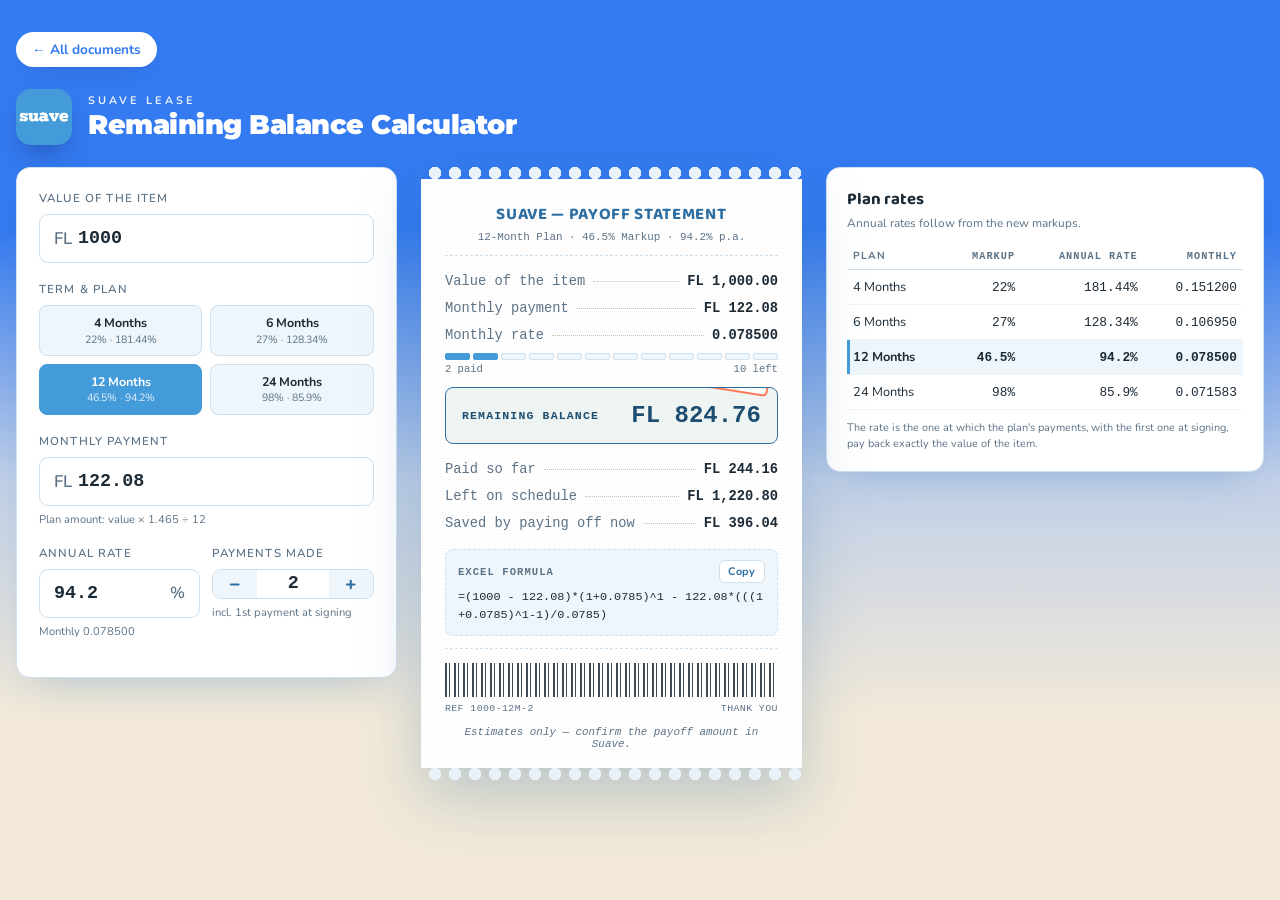
<file: remaining-balance.html>
<!DOCTYPE html>
<html lang="en">
<head>
<meta charset="UTF-8">
<meta name="viewport" content="width=device-width, initial-scale=1.0">
<title>Suave Remaining Balance Calculator</title>
<link rel="icon" type="image/svg+xml" href="favicon.svg">
<link rel="preconnect" href="https://fonts.googleapis.com">
<link rel="preconnect" href="https://fonts.gstatic.com" crossorigin>
<link href="https://fonts.googleapis.com/css2?family=Baloo+2:wght@500;700;800&family=Montserrat:wght@800;900&family=Nunito:wght@400;600;700&display=swap" rel="stylesheet">
<style>
    @font-face { font-display: swap; }

    :root {
        --desk: #eaf2f9;
        --desk-shadow: #d3e2ef;
        --paper: #ffffff;
        --paper-edge: #eef6fb;
        --ink: #1c2a36;
        --ink-soft: #5c7286;
        --rule: #cfe0ee;
        --suave-blue: #449bda;
        --suave-blue-dark: #2e6fa3;
        --stamp-green: #2e6fa3;
        --stamp-green-dark: #1c4d70;
        --stamp-red: #ff6b4a;
        --pill-bg: #eef6fb;
        --pill-active: #449bda;
        --focus: #449bda;
    }

    * { box-sizing: border-box; }

    @media (prefers-reduced-motion: reduce) {
        *, *::before, *::after { animation-duration: 0.001ms !important; transition-duration: 0.001ms !important; }
    }

    body {
        font-family: 'Nunito', -apple-system, BlinkMacSystemFont, "Segoe UI", sans-serif;
        background: var(--desk);
        background-image:
            radial-gradient(circle at 15% 10%, rgba(255,255,255,0.35), transparent 40%),
            radial-gradient(circle at 85% 90%, rgba(0,0,0,0.05), transparent 45%);
        color: var(--ink);
        margin: 0;
        padding: 48px 16px 64px;
        display: flex;
        justify-content: center;
        min-height: 100vh;
    }

    .desk {
        width: 100%;
        max-width: 440px;
    }

    .storefront {
        text-align: center;
        margin-bottom: 22px;
    }

    .storefront .logo-badge {
        width: 84px;
        height: 84px;
        border-radius: 22px;
        margin: 0 auto 14px;
        overflow: hidden;
        box-shadow: 0 14px 24px -12px rgba(68, 155, 218, 0.55);
    }
    .storefront .logo-badge img {
        width: 100%;
        height: 100%;
        display: block;
        object-fit: cover;
    }

    .storefront .eyebrow {
        font-size: 0.68rem;
        letter-spacing: 0.28em;
        text-transform: uppercase;
        color: var(--suave-blue-dark);
        font-weight: 700;
    }

    .storefront h1 {
        font-family: 'Baloo 2', 'Segoe UI', sans-serif;
        font-size: 1.7rem;
        font-weight: 700;
        letter-spacing: -0.01em;
        margin: 4px 0 0;
        color: var(--ink);
    }

    /* ---- Input console ---- */
    .console {
        background: var(--paper);
        border: 1px solid var(--rule);
        border-radius: 14px;
        padding: 22px 22px 20px;
        box-shadow: 0 18px 40px -20px rgba(46, 111, 163, 0.35);
        margin-bottom: 18px;
    }

    .field {
        margin-bottom: 18px;
    }
    .field:last-child { margin-bottom: 0; }

    .field label {
        display: block;
        font-size: 0.72rem;
        letter-spacing: 0.1em;
        text-transform: uppercase;
        color: var(--ink-soft);
        margin-bottom: 8px;
        font-weight: 600;
    }

    .amount-input {
        display: flex;
        align-items: center;
        border: 1.5px solid var(--rule);
        border-radius: 9px;
        background: #fff;
        overflow: hidden;
        transition: border-color 0.15s ease, box-shadow 0.15s ease;
    }
    .amount-input:focus-within {
        border-color: var(--focus);
        box-shadow: 0 0 0 3px rgba(68, 155, 218, 0.2);
    }
    .amount-input .prefix {
        padding: 0 0 0 14px;
        color: var(--ink-soft);
        font-size: 1.05rem;
        font-weight: 600;
    }
    .amount-input input {
        flex: 1;
        border: none;
        outline: none;
        padding: 13px 14px 13px 6px;
        font-family: inherit;
        font-size: 1.15rem;
        font-weight: 600;
        color: var(--ink);
        background: transparent;
        width: 100%;
    }
    .amount-input input::-webkit-outer-spin-button,
    .amount-input input::-webkit-inner-spin-button {
        -webkit-appearance: none;
        margin: 0;
    }
    .amount-input input[type="number"] { -moz-appearance: textfield; }

    .plan-pills {
        display: grid;
        grid-template-columns: repeat(2, 1fr);
        gap: 8px;
    }
    .plan-pills .pill:last-child { grid-column: span 1; }

    .pill {
        border: 1.5px solid var(--rule);
        background: var(--pill-bg);
        border-radius: 8px;
        padding: 9px 4px;
        text-align: center;
        cursor: pointer;
        font-family: inherit;
        color: var(--ink);
        transition: background 0.15s ease, color 0.15s ease, border-color 0.15s ease, transform 0.1s ease;
        line-height: 1.25;
    }
    .pill .term-label {
        display: block;
        font-size: 0.78rem;
        font-weight: 700;
    }
    .pill .term-markup {
        display: block;
        font-size: 0.66rem;
        color: var(--ink-soft);
        margin-top: 2px;
    }
    .pill:hover { border-color: var(--stamp-green); transform: translateY(-1px); }
    .pill:focus-visible {
        outline: 2px solid var(--focus);
        outline-offset: 2px;
    }
    .pill.active {
        background: var(--pill-active);
        border-color: var(--pill-active);
        color: #fff;
    }
    .pill.active .term-markup { color: #e3f1fb; }

    /* ---- Receipt ---- */
    .receipt-wrap {
        position: relative;
        filter: drop-shadow(0 22px 30px rgba(46, 111, 163, 0.28));
    }

    .perf {
        height: 12px;
        background:
            radial-gradient(circle at 10px 6px, var(--desk) 6px, transparent 6.5px) repeat-x;
        background-size: 20px 12px;
        background-position: 4px 0;
    }
    .perf.top { border-radius: 0 0 0 0; }

    .receipt {
        background: var(--paper);
        background-image: repeating-linear-gradient(180deg, rgba(0,0,0,0.015) 0px, rgba(0,0,0,0.015) 1px, transparent 1px, transparent 3px);
        padding: 22px 24px 18px;
        color: var(--ink);
        font-family: 'IBM Plex Mono', 'Space Mono', 'Courier New', monospace;
    }
    .amount-input input {
        font-family: 'IBM Plex Mono', 'Space Mono', 'Courier New', monospace;
    }

    .receipt-head {
        text-align: center;
        margin-bottom: 10px;
    }
    .receipt-head .name {
        font-family: 'Baloo 2', sans-serif;
        font-weight: 700;
        font-size: 1.05rem;
        letter-spacing: 0.04em;
        color: var(--suave-blue-dark);
    }
    .receipt-head .meta {
        font-size: 0.68rem;
        color: var(--ink-soft);
        margin-top: 3px;
    }

    .dashed-rule {
        border: none;
        border-top: 1.5px dashed var(--rule);
        margin: 12px 0;
    }

    .line {
        display: flex;
        align-items: baseline;
        gap: 8px;
        font-size: 0.86rem;
        padding: 6px 0;
    }
    .line .label {
        color: var(--ink-soft);
        white-space: nowrap;
    }
    .line .leader {
        flex: 1;
        border-bottom: 1px dotted #c9c2ac;
        transform: translateY(-3px);
        min-width: 8px;
    }
    .line .val {
        font-weight: 700;
        font-variant-numeric: tabular-nums;
        white-space: nowrap;
    }

    .total-block {
        margin: 12px 0;
        padding: 14px 16px;
        border-radius: 8px;
        background: rgba(31, 111, 76, 0.07);
        border: 1.5px solid var(--stamp-green);
        display: flex;
        align-items: center;
        justify-content: space-between;
        position: relative;
        overflow: hidden;
    }
    .total-block .label {
        font-size: 0.72rem;
        letter-spacing: 0.1em;
        text-transform: uppercase;
        color: var(--stamp-green-dark);
        font-weight: 700;
    }
    .total-block .val {
        font-size: 1.5rem;
        font-weight: 800;
        color: var(--stamp-green-dark);
        font-variant-numeric: tabular-nums;
    }

    .markup-stamp {
        position: absolute;
        top: -18px;
        right: 8px;
        transform: rotate(9deg);
        border: 2.5px solid var(--stamp-red);
        color: var(--stamp-red);
        font-size: 0.62rem;
        font-weight: 800;
        letter-spacing: 0.06em;
        text-transform: uppercase;
        padding: 3px 8px;
        border-radius: 5px;
        background: rgba(255,255,255,0.85);
        opacity: 0.9;
    }

    .barcode {
        margin-top: 14px;
        height: 34px;
        background: repeating-linear-gradient(90deg, var(--ink) 0px, var(--ink) 2px, transparent 2px, transparent 4px, var(--ink) 4px, var(--ink) 5px, transparent 5px, transparent 9px);
        opacity: 0.85;
    }
    .receipt-foot {
        display: flex;
        justify-content: space-between;
        font-size: 0.62rem;
        color: var(--ink-soft);
        margin-top: 6px;
        letter-spacing: 0.04em;
    }

    .receipt-note {
        text-align: center;
        font-size: 0.68rem;
        color: var(--ink-soft);
        margin-top: 12px;
        font-style: italic;
    }
    .back-link { display:inline-block; margin-bottom:14px; font-size:0.85rem; font-weight:700; color: var(--suave-blue-dark); text-decoration:none; }
    .back-link:hover { text-decoration:underline; }
</style>
<style>
    /* ---- Remaining balance additions (same tokens as the Care Plan page) ---- */
    .field-row { display: grid; grid-template-columns: 1fr 1fr; gap: 12px; margin-bottom: 18px; }
    .field-row .field { margin-bottom: 0; min-width: 0; }
    .field-hint { display: flex; justify-content: space-between; gap: 8px; font-size: 0.7rem; color: var(--ink-soft); margin-top: 6px; }
    .link-btn { border: none; background: none; padding: 0; font: inherit; font-weight: 700; color: var(--suave-blue-dark); cursor: pointer; }
    .link-btn:hover { text-decoration: underline; }
    .link-btn[hidden] { display: none; }
    .amount-input .suffix { padding: 0 14px 0 0; color: var(--ink-soft); font-size: 1rem; font-weight: 600; }
    .amount-input.custom { border-color: var(--stamp-red); }

    .stepper { display: flex; align-items: stretch; border: 1.5px solid var(--rule); border-radius: 9px; overflow: hidden; background: #fff; }
    .stepper:focus-within { border-color: var(--focus); box-shadow: 0 0 0 3px rgba(68,155,218,0.2); }
    .stepper button { width: 44px; border: none; background: var(--pill-bg); color: var(--suave-blue-dark); font-size: 1.2rem; font-weight: 800; cursor: pointer; font-family: inherit; }
    .stepper button:hover { background: #e0eefa; }
    .stepper button:disabled { color: var(--rule); cursor: default; background: var(--pill-bg); }
    .stepper input { flex: 1; min-width: 0; border: none; outline: none; text-align: center; font-family: 'IBM Plex Mono', 'Space Mono', 'Courier New', monospace; font-size: 1.15rem; font-weight: 600; color: var(--ink); background: transparent; -moz-appearance: textfield; }
    .stepper input::-webkit-outer-spin-button, .stepper input::-webkit-inner-spin-button { -webkit-appearance: none; margin: 0; }

    .progress { display: grid; gap: 3px; margin: 4px 0 6px; }
    .progress-track { display: flex; gap: 3px; }
    .progress-track span { flex: 1; height: 7px; border-radius: 2px; background: var(--paper-edge); border: 1px solid var(--rule); }
    .progress-track span.paid { background: var(--suave-blue); border-color: var(--suave-blue); }
    .progress-caption { display: flex; justify-content: space-between; font-size: 0.66rem; color: var(--ink-soft); }

    .formula { margin-top: 12px; border: 1.5px dashed var(--rule); border-radius: 8px; padding: 10px 12px; background: var(--paper-edge); }
    .formula-head { display: flex; justify-content: space-between; align-items: center; font-size: 0.66rem; letter-spacing: 0.1em; text-transform: uppercase; color: var(--ink-soft); font-weight: 700; margin-bottom: 6px; }
    .formula code { display: block; font-family: inherit; font-size: 0.74rem; color: var(--ink); word-break: break-all; line-height: 1.5; }
    .copy-btn { border: 1.5px solid var(--rule); background: #fff; color: var(--suave-blue-dark); border-radius: 6px; padding: 3px 8px; font-family: 'Nunito', sans-serif; font-size: 0.68rem; font-weight: 700; cursor: pointer; letter-spacing: 0.04em; }
    .copy-btn:hover { border-color: var(--suave-blue); }

    .rates { margin-top: 22px; background: var(--paper); border: 1px solid var(--rule); border-radius: 14px; padding: 18px 20px; box-shadow: 0 18px 40px -20px rgba(46,111,163,0.35); }
    .rates h2 { font-family: 'Baloo 2', sans-serif; font-size: 1.05rem; margin: 0 0 2px; color: var(--ink); }
    .rates .sub { font-size: 0.74rem; color: var(--ink-soft); margin: 0 0 12px; }
    .rates-scroll { overflow-x: auto; }
    .rates table { width: 100%; border-collapse: collapse; font-size: 0.8rem; font-variant-numeric: tabular-nums; }
    .rates th { text-align: left; font-size: 0.64rem; letter-spacing: 0.1em; text-transform: uppercase; color: var(--ink-soft); font-weight: 700; padding: 6px 6px; border-bottom: 1.5px solid var(--rule); white-space: nowrap; }
    .rates td { padding: 8px 6px; border-bottom: 1px solid var(--paper-edge); white-space: nowrap; }
    .rates td.num, .rates th.num { text-align: right; font-family: 'IBM Plex Mono', 'Space Mono', 'Courier New', monospace; }
    .rates td.old { color: var(--ink-soft); text-decoration: line-through; }
    .rates tr.current td { background: var(--paper-edge); font-weight: 700; }
    .rates tr.current td:first-child { box-shadow: inset 3px 0 0 var(--suave-blue); }
    .rates .foot { font-size: 0.68rem; color: var(--ink-soft); margin: 10px 0 0; line-height: 1.5; }

    @media (max-width: 380px) { .field-row { grid-template-columns: 1fr; } }

    /* ---- Wide screens: sections side by side (phones keep one column) ---- */
    @media (min-width: 760px) {
        body { padding-top: 32px; }
        .desk {
            max-width: 920px;
            display: grid;
            grid-template-columns: minmax(0, 1fr) minmax(0, 1fr);
            column-gap: 24px;
            align-items: start;
            align-content: start;
            align-self: flex-start;
        }
        .desk > :not(.console):not(.receipt-wrap):not(section) { grid-column: 1 / -1; }
        .desk > section { grid-column: 1 / -1; }
        .desk > .console { margin-bottom: 0; }
        .storefront { display: grid; grid-template-columns: auto 1fr; grid-template-rows: auto auto; column-gap: 16px; align-items: end; text-align: left; margin-bottom: 22px; }
        .storefront .logo-badge { grid-row: 1 / span 2; width: 56px; height: 56px; border-radius: 15px; margin: 0; align-self: center; }
        .storefront .eyebrow { align-self: end; }
        .storefront h1 { margin: 0; align-self: start; }
    }
    @media (min-width: 1180px) {
        .desk { max-width: 1340px; grid-template-columns: minmax(0, 1fr) minmax(0, 1fr) minmax(0, 1.15fr); }
        .desk > section { grid-column: auto; margin-top: 0; }
    }
</style>
<style>
    /* ---- Suave theme (matches homepage) ---- */
    body { background:#F2E9D8 linear-gradient(#347AF0 0, #347AF0 230px, #C2D0E8 480px, #F2E9D8 720px) no-repeat !important; }
    .back-link { width:fit-content !important; justify-self:start; align-self:start; display:inline-flex; align-items:center; gap:6px; background:#fff; color:#347AF0; padding:8px 16px; border-radius:999px; text-decoration:none !important;
        box-shadow:0 1px 2px rgba(20,40,80,.06), 0 10px 24px -14px rgba(20,40,80,.35); margin-bottom:22px; }
    .back-link:hover { background:#EEF4FE; }
    .storefront .eyebrow { color:rgba(255,255,255,.9) !important; }
    .storefront h1 { font-family:"Montserrat", "Baloo 2", sans-serif !important; font-weight:900 !important; color:#fff !important; letter-spacing:-.5px !important; }
    .storefront .logo-badge { box-shadow:0 14px 28px -12px rgba(10,30,80,.55) !important; }
</style>
</head>

<body>
<div class="desk">
    <a class="back-link" href="index.html">&larr; All documents</a>
    <div class="storefront">
        <div class="logo-badge">
            <img src="[data-uri]" alt="Suave logo">
        </div>
        <div class="eyebrow">Suave Lease</div>
        <h1>Remaining Balance Calculator</h1>
    </div>

    <div class="console">
        <div class="field">
            <label for="price">Value of the item</label>
            <div class="amount-input">
                <span class="prefix">FL</span>
                <input type="number" id="price" value="1000" min="0" step="0.01" inputmode="decimal">
            </div>
        </div>

        <div class="field">
            <label id="termFieldLabel">Term &amp; plan</label>
            <div class="plan-pills" role="radiogroup" aria-labelledby="termFieldLabel" id="termPills"></div>
        </div>

        <div class="field">
            <label for="payment">Monthly payment</label>
            <div class="amount-input" id="paymentBox">
                <span class="prefix">FL</span>
                <input type="number" id="payment" min="0" step="0.01" inputmode="decimal">
            </div>
            <div class="field-hint">
                <span id="paymentHint">Plan amount: value × (1 + markup) ÷ months</span>
                <button type="button" class="link-btn" id="paymentReset" hidden>Use plan amount</button>
            </div>
        </div>

        <div class="field-row">
            <div class="field">
                <label for="rate">Annual rate</label>
                <div class="amount-input" id="rateBox">
                    <input type="number" id="rate" min="0" step="0.01" inputmode="decimal" style="padding-left:14px">
                    <span class="suffix">%</span>
                </div>
                <div class="field-hint">
                    <span id="rateHint">Monthly 0.000000</span>
                    <button type="button" class="link-btn" id="rateReset" hidden>Reset</button>
                </div>
            </div>
            <div class="field">
                <label for="paid">Payments made</label>
                <div class="stepper">
                    <button type="button" id="paidMinus" aria-label="One payment fewer">&minus;</button>
                    <input type="number" id="paid" value="2" min="0" step="1" inputmode="numeric">
                    <button type="button" id="paidPlus" aria-label="One payment more">+</button>
                </div>
                <div class="field-hint"><span id="paidHint">incl. 1st payment at signing</span></div>
            </div>
        </div>
    </div>

    <div class="receipt-wrap">
        <div class="perf top"></div>
        <div class="receipt">
            <div class="receipt-head">
                <div class="name">SUAVE — PAYOFF STATEMENT</div>
                <div class="meta" id="planMeta">12-Month Plan · 46.5% Markup · 94.2% p.a.</div>
            </div>
            <hr class="dashed-rule">
            <div class="line"><span class="label">Value of the item</span><span class="leader"></span><span class="val" id="rItem">FL 0.00</span></div>
            <div class="line"><span class="label">Monthly payment</span><span class="leader"></span><span class="val" id="rPayment">FL 0.00</span></div>
            <div class="line"><span class="label">Monthly rate</span><span class="leader"></span><span class="val" id="rRate">0.0000</span></div>
            <div class="progress" aria-hidden="true">
                <div class="progress-track" id="progressTrack"></div>
                <div class="progress-caption"><span id="progressPaid">2 paid</span><span id="progressLeft">10 left</span></div>
            </div>
            <div class="total-block">
                <span class="markup-stamp" id="paidStamp">2/12 PAID</span>
                <span class="label">Remaining balance</span>
                <span class="val" id="balance">FL 0.00</span>
            </div>
            <div class="line"><span class="label">Paid so far</span><span class="leader"></span><span class="val" id="rPaidSoFar">FL 0.00</span></div>
            <div class="line"><span class="label">Left on schedule</span><span class="leader"></span><span class="val" id="rScheduled">FL 0.00</span></div>
            <div class="line"><span class="label">Saved by paying off now</span><span class="leader"></span><span class="val" id="rSaved">FL 0.00</span></div>

            <div class="formula">
                <div class="formula-head"><span>Excel formula</span><button type="button" class="copy-btn" id="copyFormula">Copy</button></div>
                <code id="formula"></code>
            </div>

            <hr class="dashed-rule">
            <div class="barcode"></div>
            <div class="receipt-foot"><span id="receiptRef">REF 1000-12M-2</span><span>THANK YOU</span></div>
            <div class="receipt-note">Estimates only — confirm the payoff amount in Suave.</div>
        </div>
        <div class="perf"></div>
    </div>

    <section class="rates" aria-labelledby="ratesTitle">
        <h2 id="ratesTitle">Plan rates</h2>
        <p class="sub">Annual rates follow from the new markups.</p>
        <div class="rates-scroll">
            <table>
                <thead><tr><th>Plan</th><th class="num">Markup</th><th class="num">Annual rate</th><th class="num">Monthly</th></tr></thead>
                <tbody id="ratesBody"></tbody>
            </table>
        </div>
        <p class="foot">The rate is the one at which the plan's payments, with the first one at signing, pay back exactly the value of the item.</p>
    </section>
</div>

<script>
    // Markups match care-plan.html. Change them here and every rate updates.
    const PLANS = [
        { term: 4,  label: '4 Months',  name: '4-Month Plan',  markup: 0.22, before: 233.32 },
        { term: 6,  label: '6 Months',  name: '6-Month Plan',  markup: 0.27,  before: 199.77 },
        { term: 12, label: '12 Months', name: '12-Month Plan', markup: 0.465, before: 94.2  },
        { term: 24, label: '24 Months', name: '24-Month Plan', markup: 0.98,  before: 81.99 }
    ];

    // Annuity-due factor: payments at the start of each month (1st payment at signing).
    function dueFactor(r, n) { return r === 0 ? n : (1 - Math.pow(1 + r, -n)) / r * (1 + r); }

    // Annual rate (%) implied by a markup, rounded to 2 decimals.
    function annualRateFor(plan) {
        if (plan.term === 1) return +(plan.markup * 1200).toFixed(2);
        const target = plan.term / (1 + plan.markup);
        let lo = 1e-9, hi = 2;
        for (let i = 0; i < 200; i++) {
            const mid = (lo + hi) / 2;
            if (dueFactor(mid, plan.term) > target) lo = mid; else hi = mid;
        }
        return +(((lo + hi) / 2) * 1200).toFixed(2);
    }
    PLANS.forEach(p => { p.rate = annualRateFor(p); });

    const $ = id => document.getElementById(id);
    const fmt = n => 'FL ' + n.toLocaleString('en-US', { minimumFractionDigits: 2, maximumFractionDigits: 2 });
    const pct = n => (+n.toFixed(2)).toString() + '%';
    const r4 = n => +n.toFixed(6);

    let plan = PLANS.find(p => p.term === 12);
    let customPayment = false;
    let customRate = false;

    // Build the plan pills and the rates table.
    $('termPills').innerHTML = PLANS.map(p =>
        `<button type="button" class="pill" data-term="${p.term}" role="radio" aria-checked="false">
            <span class="term-label">${p.label}</span>
            <span class="term-markup">${pct(p.markup * 100)} · ${pct(p.rate)}</span>
        </button>`).join('');

    function renderRates() {
        $('ratesBody').innerHTML = PLANS.map(p =>
            `<tr class="${p === plan ? 'current' : ''}">
                <td>${p.label}</td>
                <td class="num">${pct(p.markup * 100)}</td>
                <td class="num">${pct(p.rate)}</td>
                <td class="num">${r4(p.rate / 1200).toFixed(6)}</td>
            </tr>`).join('');
    }

    function planPayment(price) { return price * (1 + plan.markup) / plan.term; }

    function setPlan(term) {
        plan = PLANS.find(p => p.term === term);
        document.querySelectorAll('.pill').forEach(el => {
            const on = +el.dataset.term === term;
            el.classList.toggle('active', on);
            el.setAttribute('aria-checked', on ? 'true' : 'false');
        });
        customPayment = false;
        customRate = false;
        const paid = $('paid');
        paid.max = plan.term;
        paid.min = plan.term === 1 ? 0 : 1;
        if (+paid.value > plan.term) paid.value = plan.term;
        if (+paid.value < +paid.min) paid.value = paid.min;
        $('paidHint').textContent = plan.term === 1 ? 'single payment after 30 days' : 'incl. 1st payment at signing';
        recalc();
    }

    function recalc() {
        const price = parseFloat($('price').value) || 0;
        const n = plan.term;

        if (!customPayment) $('payment').value = price > 0 ? planPayment(price).toFixed(2) : '';
        if (!customRate) $('rate').value = plan.rate;
        const pmt = parseFloat($('payment').value) || 0;
        const annual = parseFloat($('rate').value) || 0;
        const r = annual / 1200;
        let k = Math.round(parseFloat($('paid').value));
        if (isNaN(k)) k = +$('paid').min;
        k = Math.min(Math.max(k, +$('paid').min), n);

        $('paymentBox').classList.toggle('custom', customPayment);
        $('rateBox').classList.toggle('custom', customRate);
        $('paymentReset').hidden = !customPayment;
        $('rateReset').hidden = !customRate;
        $('paymentHint').textContent = customPayment
            ? 'Custom amount · plan is ' + fmt(planPayment(price))
            : 'Plan amount: value × ' + (1 + plan.markup).toFixed(3).replace(/0+$/, '') + ' ÷ ' + n;
        $('rateHint').textContent = 'Monthly ' + r4(r).toFixed(6);
        $('paidMinus').disabled = k <= +$('paid').min;
        $('paidPlus').disabled = k >= n;

        // Balance right after payment k.
        let balance, formula;
        const rs = r4(r);
        if (n === 1) {
            balance = k >= 1 ? 0 : price;
            formula = k >= 1 ? '=0' : `=${price}`;
        } else {
            const e = k - 1;
            const g = Math.pow(1 + r, e);
            balance = (price - pmt) * g - (r === 0 ? pmt * e : pmt * ((g - 1) / r));
            formula = `=(${price} - ${pmt})*(1+${rs})^${e} - ${pmt}*(((1+${rs})^${e}-1)/${rs})`;
        }
        if (Math.abs(balance) < 0.005 || k >= n) balance = 0;
        balance = Math.max(0, balance);

        const left = n - k;
        const scheduled = pmt * left;

        $('rItem').textContent = fmt(price);
        $('rPayment').textContent = fmt(pmt);
        $('rRate').textContent = rs.toFixed(6);
        $('balance').textContent = fmt(balance);
        $('rPaidSoFar').textContent = fmt(pmt * k);
        $('rScheduled').textContent = fmt(scheduled);
        $('rSaved').textContent = fmt(Math.max(0, scheduled - balance));
        $('formula').textContent = formula;
        $('paidStamp').textContent = k >= n ? 'PAID IN FULL' : `${k}/${n} PAID`;
        $('planMeta').textContent = `${plan.name} · ${pct(plan.markup * 100)} Markup · ${pct(annual)} p.a.`;
        $('receiptRef').textContent = `REF ${Math.round(price)}-${n}M-${k}`;
        $('progressTrack').innerHTML = Array.from({ length: n }, (_, i) => `<span class="${i < k ? 'paid' : ''}"></span>`).join('');
        $('progressPaid').textContent = `${k} paid`;
        $('progressLeft').textContent = `${left} left`;
        renderRates();
    }

    $('termPills').addEventListener('click', e => { const p = e.target.closest('.pill'); if (p) setPlan(+p.dataset.term); });
    $('price').addEventListener('input', recalc);
    $('payment').addEventListener('input', () => { customPayment = true; recalc(); });
    $('rate').addEventListener('input', () => { customRate = true; recalc(); });
    $('paymentReset').addEventListener('click', () => { customPayment = false; recalc(); });
    $('rateReset').addEventListener('click', () => { customRate = false; recalc(); });
    $('paid').addEventListener('input', recalc);
    $('paid').addEventListener('change', () => { const v = Math.min(Math.max(Math.round(+$('paid').value) || 0, +$('paid').min), plan.term); $('paid').value = v; recalc(); });
    $('paidMinus').addEventListener('click', () => { $('paid').value = +$('paid').value - 1; recalc(); });
    $('paidPlus').addEventListener('click', () => { $('paid').value = +$('paid').value + 1; recalc(); });
    $('copyFormula').addEventListener('click', () => {
        const btn = $('copyFormula'), text = $('formula').textContent;
        const done = () => { btn.textContent = 'Copied'; setTimeout(() => btn.textContent = 'Copy', 1400); };
        if (navigator.clipboard) navigator.clipboard.writeText(text).then(done, () => selectFormula());
        else selectFormula();
    });
    function selectFormula() { const s = window.getSelection(), rg = document.createRange(); rg.selectNodeContents($('formula')); s.removeAllRanges(); s.addRange(rg); }

    setPlan(12);
</script>
</body>
</html>
</file>
<file: site.css>
@import url("https://fonts.googleapis.com/css2?family=Montserrat:wght@700;800;900&display=swap");
/* ==========================================================================
   My Computer tools — shared styles
   Every page links this file:  <link rel="stylesheet" href="site.css">
   Each page sets its colour with <body data-tool="claim|statement|notice|lease|payments|factoring">
   ========================================================================== */

:root{
  --bg:#EAF2F9;
  --surface:#FFFFFF;
  --surface-2:#F2F8FC;
  --ink:#1C2A36;
  --ink-soft:#5C7286;
  --line:#CFE0EE;
  --line-strong:#A9C6DE;
  --brand:#449BDA;
  --brand-ink:#2E6FA3;
  --brand-soft:#E3F1FB;
  --accent:#FF6B4A;           /* gold accent: focus rings + help button */
  --danger:#B42318;
  --danger-soft:#FDEDEB;
  --ok:#22704F;

  /* document colours, also used on the start page */
  --t-claim:#8A6418;     --t-claim-soft:#F5EEDC;
  --t-statement:#1F6FA8; --t-statement-soft:#E6F0F8;
  --t-notice:#D9772B;    --t-notice-soft:#FBEEE2;
  --t-lease:#4F5AA8;     --t-lease-soft:#ECEDF8;
  --t-payments:#6B4A86;  --t-payments-soft:#EFE8F4;
  --t-factoring:#1F7A6A; --t-factoring-soft:#E1F1EE;

  --tool:var(--brand); --tool-soft:var(--brand-soft);

  --font:"IBM Plex Sans", "Segoe UI", system-ui, -apple-system, Roboto, Helvetica, Arial, sans-serif;
  --radius:10px;
  --radius-sm:7px;
}
body[data-tool="claim"]    { --tool:var(--t-claim);     --tool-soft:var(--t-claim-soft); }
body[data-tool="statement"]{ --tool:var(--t-statement); --tool-soft:var(--t-statement-soft); }
body[data-tool="notice"]   { --tool:var(--t-notice);    --tool-soft:var(--t-notice-soft); }
body[data-tool="lease"]    { --tool:var(--t-lease);     --tool-soft:var(--t-lease-soft); }
body[data-tool="payments"] { --tool:var(--t-payments);  --tool-soft:var(--t-payments-soft); }
body[data-tool="factoring"]{ --tool:var(--t-factoring); --tool-soft:var(--t-factoring-soft); }

*,*::before,*::after{ box-sizing:border-box; }
html{ -webkit-text-size-adjust:100%; }
body{
  margin:0;
  font-family:var(--font);
  font-size:15px;
  line-height:1.5;
  color:var(--ink);
  background:var(--bg);
  min-height:100vh;
  padding:0 0 96px;
}
button, input, select, textarea{ font-family:inherit; }
a{ color:var(--brand); }
:focus-visible{ outline:3px solid var(--accent); outline-offset:2px; }
input:focus-visible, select:focus-visible, textarea:focus-visible{ outline:none; }

/* ---------- Top bar ---------- */
.app-bar{
  background:var(--surface);
  border-top:4px solid var(--tool);
  border-bottom:1px solid var(--line);
}
.app-bar-inner{
  max-width:var(--page-width, 880px);
  margin:0 auto;
  padding:12px 20px;
  display:flex;
  align-items:center;
  justify-content:space-between;
  gap:16px;
}
.app-back{
  display:inline-flex; align-items:center; gap:7px;
  color:var(--ink-soft); text-decoration:none;
  font-size:14px; font-weight:500;
  padding:6px 10px 6px 6px; margin-left:-6px;
  border-radius:6px;
}
.app-back:hover{ color:var(--ink); background:var(--surface-2); }
.app-brand{
  display:inline-flex; align-items:center; gap:8px;
  font-size:13.5px; font-weight:600; color:var(--ink-soft);
}
.app-mark{ width:10px; height:10px; border-radius:2px; background:var(--accent); box-shadow:4px 4px 0 var(--brand); margin-right:4px; }

/* ---------- Page ---------- */
.page{
  max-width:var(--page-width, 880px);
  margin:0 auto;
  padding:36px 20px 0;
}
.page-head{
  position:relative;
  padding-left:20px;
  margin:0 0 28px;
}
.page-head::before{
  content:"";
  position:absolute; left:0; top:4px; bottom:4px;
  width:5px; border-radius:3px;
  background:var(--tool);
}
.page-head h1{
  font-size:30px; line-height:1.15; font-weight:700;
  letter-spacing:-0.4px;
  margin:0 0 8px;
}
.page-head p{
  margin:0; max-width:62ch;
  color:var(--ink-soft); font-size:15.5px; line-height:1.55;
}

/* ---------- Sections ---------- */
.section{
  background:var(--surface);
  border:1px solid var(--line);
  border-radius:var(--radius);
  padding:24px 26px 26px;
  margin:0 0 16px;
}
.section > h2, .section-title{
  font-size:17px; font-weight:600; line-height:1.3;
  margin:0 0 18px;
  display:flex; align-items:baseline; gap:10px; flex-wrap:wrap;
}
.opt{
  font-size:12.5px; font-weight:500; color:var(--ink-soft);
  background:var(--surface-2); border:1px solid var(--line);
  border-radius:999px; padding:1px 9px;
}

/* ---------- Fields ---------- */
.row{ display:grid; grid-template-columns:1fr 1fr; gap:0 18px; }
label{ display:block; font-size:13.5px; font-weight:600; color:var(--ink); margin:0 0 6px; }
.hint{ font-size:13px; color:var(--ink-soft); line-height:1.5; margin-top:6px; }
input[type=text], input[type=number], input[type=date], input[type=time], input[type=email], select, textarea{
  width:100%;
  font-size:15px;
  color:var(--ink);
  background:var(--surface);
  border:1px solid var(--line-strong);
  border-radius:var(--radius-sm);
  padding:9px 12px;
  min-height:42px;
  transition:border-color .15s ease, box-shadow .15s ease;
}
input[type=number]{ font-variant-numeric:tabular-nums; }
input::placeholder, textarea::placeholder{ color:#8794A0; }
input:hover, select:hover, textarea:hover{ border-color:#8C9BA8; }
input:focus, select:focus, textarea:focus{
  outline:none;
  border-color:var(--tool);
  box-shadow:0 0 0 3px color-mix(in srgb, var(--tool) 22%, transparent);
}
input:disabled{ background:var(--surface-2); color:var(--ink-soft); }
input[type=checkbox], input[type=radio]{ accent-color:var(--tool); width:18px; height:18px; margin:0; }
input[type=file]{
  width:100%; font-size:14px; color:var(--ink-soft);
  padding:16px; border:1.5px dashed var(--line-strong); border-radius:var(--radius-sm);
  background:var(--surface-2); cursor:pointer;
}
input[type=file]:hover{ border-color:var(--tool); background:var(--tool-soft); }
input[type=file]::file-selector-button{
  font:inherit; font-size:14px; font-weight:600; margin-right:12px;
  padding:8px 14px; border-radius:6px; cursor:pointer;
  border:1px solid var(--line-strong); background:var(--surface); color:var(--ink);
}

[aria-invalid="true"]{ border-color:var(--danger) !important; background:var(--danger-soft) !important; }

/* ---------- Buttons ---------- */
.btn, button.btn{
  display:inline-flex; align-items:center; justify-content:center; gap:8px;
  font-size:15px; font-weight:600; line-height:1.2;
  padding:11px 20px; min-height:44px;
  border-radius:var(--radius-sm);
  border:1px solid transparent;
  cursor:pointer; text-decoration:none;
  transition:background-color .15s ease, border-color .15s ease, color .15s ease;
}
.btn-primary{ background:var(--brand); color:#fff; }
.btn-primary:hover{ background:var(--brand-ink); }
.btn-secondary{ background:var(--surface); color:var(--ink); border-color:var(--line-strong); }
.btn-secondary:hover{ border-color:var(--ink-soft); background:var(--surface-2); }
.btn-quiet{ background:transparent; color:var(--brand); padding-left:10px; padding-right:10px; }
.btn-quiet:hover{ background:var(--brand-soft); }
.btn-danger{ background:var(--surface); color:var(--danger); border-color:#EBB4AE; }
.btn-danger:hover{ background:var(--danger-soft); }
button:disabled, .btn[aria-disabled="true"]{ opacity:.55; cursor:default; }
.btn-wide{ width:100%; }
.actions{ display:flex; gap:10px; flex-wrap:wrap; align-items:center; margin-top:20px; }

/* ---------- Messages ---------- */
.alert-error{
  background:var(--danger-soft); color:var(--danger);
  border:1px solid #F0C2BC; border-left:4px solid var(--danger);
  border-radius:var(--radius-sm);
  padding:11px 14px; font-size:14px; line-height:1.5;
  margin-top:14px;
}
.note{
  background:var(--tool-soft);
  border:1px solid color-mix(in srgb, var(--tool) 25%, transparent);
  border-left:4px solid var(--tool);
  border-radius:var(--radius-sm);
  padding:12px 16px; font-size:14px; line-height:1.55;
}

/* ---------- Responsive / motion / print ---------- */
@media (max-width:640px){
  body{ font-size:15px; }
  .page{ padding-top:24px; }
  .page-head h1{ font-size:25px; }
  .section{ padding:20px 18px 22px; }
  .row{ grid-template-columns:1fr; }
  .app-brand{ display:none; }
}
@media (prefers-reduced-motion:reduce){
  *,*::before,*::after{ transition:none !important; animation:none !important; scroll-behavior:auto !important; }
}
@media print{
  .app-bar, .page-head{ display:none !important; }
  body{ background:#fff; padding:0; }
}

/* ==========================================================================
   Visual refresh — depth, colour and motion (layered on top of the base styles)
   ========================================================================== */
:root{
  --bg:#EAF2F9;
  --navy:#2E6FA3;
  --navy-2:#449BDA;
  --radius:14px;
  --radius-sm:9px;
  --shadow-sm:0 1px 2px rgba(28,42,54,.06), 0 1px 3px rgba(28,42,54,.05);
  --shadow-md:0 4px 12px -2px rgba(28,42,54,.08), 0 2px 4px rgba(28,42,54,.04);
  --shadow-lg:0 18px 40px -12px rgba(28,42,54,.22), 0 4px 10px rgba(28,42,54,.06);
}
body{ background:var(--bg); }

/* Top bar: dark, branded */
.app-bar{
  background:var(--navy);
  border-top:0;
  border-bottom:0;
  box-shadow:inset 0 -3px 0 var(--tool), 0 6px 20px -10px rgba(46,111,163,.6);
  position:sticky; top:0; z-index:20;
}
.app-bar-inner{ padding:14px 20px; }
.app-back{ color:rgba(255,255,255,.78); }
.app-back:hover{ color:#fff; background:rgba(255,255,255,.1); }
.app-brand{ color:#fff; font-size:14px; letter-spacing:.1px; }
.app-mark{ width:12px; height:12px; border-radius:3px; box-shadow:4px 4px 0 #BFE0F6; }

/* Page title: soft tinted card */
.page-head{
  padding:22px 26px 22px 30px;
  background:var(--surface);
  border:1px solid color-mix(in srgb, var(--tool) 18%, var(--line));
  border-radius:var(--radius);
  box-shadow:var(--shadow-md);
  overflow:hidden;
}
.page-head::before{ top:0; bottom:0; width:6px; border-radius:0; }
.page-head h1{ letter-spacing:-0.6px; }

/* Sections: floating cards */
.section{
  border-color:color-mix(in srgb, var(--line) 70%, transparent);
  box-shadow:var(--shadow-md);
  transition:box-shadow .2s ease;
}
.section:focus-within{ box-shadow:var(--shadow-lg); }
.section > h2, .section-title{ font-size:18px; letter-spacing:-.2px; }

/* Inputs */
input[type=text], input[type=number], input[type=date], input[type=time], input[type=email], select, textarea{
  background:var(--surface-2);
  border-color:var(--line);
}
input:focus, select:focus, textarea:focus{ background:var(--surface); }

/* Buttons */
.btn, button.btn{ transition:background-color .15s ease, border-color .15s ease, color .15s ease, transform .15s ease, box-shadow .15s ease; }
.btn-primary{
  background:var(--brand);
  box-shadow:0 1px 0 rgba(255,255,255,.2) inset, 0 6px 14px -6px rgba(68,155,218,.7);
}
.btn-primary:hover{ background:var(--brand-ink); transform:translateY(-1px); box-shadow:0 10px 20px -8px rgba(68,155,218,.75); }
.btn-primary:active{ transform:translateY(0); }
.btn-secondary{ box-shadow:var(--shadow-sm); }
.btn-secondary:hover{ transform:translateY(-1px); }

@media print{
  body{ background:#fff !important; }
  .section{ box-shadow:none !important; }
}

/* David logo in the top bar */
.app-brand{ text-decoration:none; }
.app-logo{ display:block; height:40px; width:auto; }
@media (max-width:640px){ .app-brand{ display:inline-flex !important; } .app-logo{ height:34px; } }

/* ==========================================================================
   Suave blue — based on the logo blue #439BDA
   ========================================================================== */
:root{
  --brand:#439BDA;
  --brand-ink:#2F84C6;
  --brand-soft:#E6F2FC;
  --navy:#439BDA;
  --navy-2:#5AABE3;
  --bg:#F1F7FD;
  --grad-bar:linear-gradient(100deg, #3A92D4 0%, #439BDA 50%, #57AAE3 100%);
  --grad-btn:linear-gradient(180deg, #52A7E2 0%, #3990D2 100%);
  --grad-btn-hover:linear-gradient(180deg, #439BDA 0%, #2F84C6 100%);
}
body{
  background:
    radial-gradient(900px 500px at 8% -5%, rgba(67,155,218,.16), transparent 60%),
    radial-gradient(800px 600px at 100% 100%, rgba(67,155,218,.10), transparent 60%),
    var(--bg);
  background-attachment:fixed;
}
a{ color:var(--brand-ink); }

.app-bar{
  background:var(--grad-bar);
  box-shadow:inset 0 -3px 0 var(--tool), 0 10px 28px -14px rgba(47,132,198,.65);
}
.app-bar::after{
  content:""; position:absolute; left:0; right:0; top:0; height:1px;
  background:linear-gradient(90deg, transparent, rgba(255,255,255,.45), transparent);
}

.btn-primary{
  background:var(--grad-btn);
  box-shadow:0 1px 0 rgba(255,255,255,.3) inset, 0 8px 18px -8px rgba(57,144,210,.75);
}
.btn-primary:hover{
  background:var(--grad-btn-hover);
  box-shadow:0 1px 0 rgba(255,255,255,.25) inset, 0 12px 24px -10px rgba(47,132,198,.8);
}

.section, .page-head{
  box-shadow:0 1px 2px rgba(47,132,198,.06), 0 10px 28px -16px rgba(47,132,198,.30);
}
.section:focus-within{ box-shadow:0 1px 2px rgba(47,132,198,.07), 0 18px 40px -18px rgba(47,132,198,.40); }

input:focus, select:focus, textarea:focus{
  border-color:var(--brand);
  box-shadow:0 0 0 3px rgba(67,155,218,.22);
}

#mchat-root .mchat-btn{
  background:var(--grad-btn);
  box-shadow:0 1px 0 rgba(255,255,255,.3) inset, 0 10px 24px -8px rgba(47,132,198,.6);
}
#mchat-root .mchat-btn:hover{ background:var(--grad-btn-hover); }

/* ================= Suave theme for tool pages (matches homepage) ================= */
body:has(.page-head){ background:#F2E9D8 linear-gradient(#347AF0 0, #347AF0 230px, #C2D0E8 480px, #F2E9D8 720px) no-repeat; }
body:has(.page-head) .app-bar{ background:transparent; border:0; box-shadow:none; padding:14px 16px 0; }
body:has(.page-head) .app-bar-inner{ max-width:820px; background:#fff; border-radius:999px; padding:10px 22px 10px 14px;
  box-shadow:0 1px 2px rgba(20,40,80,.06), 0 10px 30px -14px rgba(20,40,80,.35); }
body:has(.page-head) .app-back{ color:#347AF0; font-weight:600; margin-left:0; padding:7px 14px 7px 10px; border-radius:999px; background:#EEF4FE; }
body:has(.page-head) .app-back:hover{ background:#DCE8FD; color:#2563D9; }
body:has(.page-head) .app-brand img{ display:none; }
body:has(.page-head) .app-brand::before{ content:""; display:block; width:118px; height:23px; background:url("data:image/svg+xml,%3Csvg xmlns='http://www.w3.org/2000/svg' viewBox='0 0 990 193' fill='%23347AF0'%3E%3Cpath d='M0 186.1V122.7H47.1C47.1 127.4 48.6 131.3 51.5 134.4C54.5 137.4 57.9 139.8 61.9 141.6C65.9 143.3 70 144.6 74.2 145.3C78.4 146 81.8 146.3 84.4 146.3C87.9 146.3 91.4 145.5 94.8 144C98.2 142.5 99.9 139.3 99.9 134.4C99.9 131.1 97.5 128.4 92.7 126.4C87.9 124.4 81.8 122.5 74.4 120.6C67 118.8 59.1 116.5 50.6 114C42.2 111.4 34.3 107.8 26.9 103.2C19.5 98.7 13.4 92.7 8.6 85.3C3.8 77.9 1.4 68.5 1.4 57C1.4 48.1 3.5 40.4 7.6 33.9C11.7 27.5 16.8 22.2 23 18.1C29.3 14 35.9 11 43.1 9C50.2 7 57 6 63.3 6C75.3 6 86.1 8.7 95.7 14.1C105.3 19.5 112 25.9 115.7 33.4L118.5 10.2H161.8V73.5H116.1C116.1 69.8 115 66.3 112.9 63.1C110.8 60 108 57.2 104.6 54.7C101.2 52.2 97.4 50.3 93.2 48.9C89 47.5 84.6 46.8 80.2 46.8C76.4 46.8 73.2 47.8 70.5 49.8C67.8 51.8 66.5 55 66.5 59.4C66.5 63.4 68.9 66.6 73.9 68.9C78.8 71.3 84.9 73.6 92.3 75.8C99.7 78 107.7 80.5 116.4 83.2C125.1 85.9 133.1 89.5 140.5 93.9C147.9 98.4 154 104 159 111C163.9 117.9 166.4 126.7 166.4 137.5C166.4 145.7 164.5 153.1 160.9 159.7C157.3 166.2 152.5 171.8 146.5 176.4C140.5 181 133.5 184.4 125.6 186.8C117.6 189.1 109.4 190.3 100.9 190.3C88.3 190.3 77.2 187.7 67.7 182.5C58.2 177.4 51.3 171.4 47.1 164.6L44 186.1H0Z'/%3E%3Cpath d='M178.7 10.2H263.8V95C263.8 110.2 265.1 121.4 267.8 128.5C270.5 135.7 275.5 139.3 282.8 139.3C288.9 139.3 294.1 136.8 298.4 131.9C302.8 127 304.9 120.5 304.9 112.5V56.6H281.7V10.2H372.8V139.3H390V186.1H323.6L314.1 163.9C312.2 166 309.9 168.6 307.2 171.8C304.5 175 301.2 178 297.4 180.8C293.5 183.6 288.9 186 283.5 188C278.1 190 271.6 191 264.1 191C250.8 191 239.6 189.2 230.5 185.7C221.5 182.2 214.2 176.9 208.7 169.9C203.2 162.8 199.3 153.9 197 143.1C194.6 132.4 193.4 119.7 193.4 105.2V56.6H178.7V10.2Z'/%3E%3Cpath d='M408 25C411.5 22.9 416 20.4 421.3 17.6C426.7 14.8 432.8 12 439.5 9.3C446.1 6.6 453.3 4.4 460.9 2.6C468.5 0.9 476.4 0 484.7 0C495.2 0 506.1 1.1 517.4 3.3C528.6 5.6 538.9 9.4 548.1 14.9C557.4 20.5 565 27.9 571 37.3C577 46.7 580 58.4 580 72.5V141H601.1V186.1H525.8L517.4 170.2C514.1 174.7 510.4 178.4 506.3 181.3C502.2 184.2 498 186.5 493.6 188.2C489.3 189.8 485 191 480.8 191.7C476.6 192.4 472.9 192.7 469.9 192.7C461.4 192.7 453.1 191.6 444.9 189.2C436.7 186.9 429.3 183.4 422.8 178.7C416.2 174 410.9 167.9 406.7 160.6C402.6 153.2 400.6 144.3 400.6 134C400.6 124.2 402.5 115.2 406.4 107.3C410.3 99.3 415.5 92.5 422.2 86.9C428.9 81.2 436.7 76.9 445.6 73.9C454.5 70.8 463.9 69.3 473.8 69.3C478.9 69.3 483.5 69.8 487.6 70.9C491.7 71.9 495.3 73.2 498.2 74.6C501.1 76 503.5 77.4 505.2 78.8C507 80.2 508.1 81.1 508.6 81.6V69.3C508.6 61.3 505.4 56 499.1 53.5C492.7 50.9 484.8 49.6 475.2 49.6C464.6 49.6 454.9 51.3 446.1 54.9C437.3 58.4 429.6 62 422.8 65.8L408 25ZM486.1 147C491.5 147 496.1 145.7 500.1 143.1C504.1 140.6 506.9 138 508.6 135.4V122C508.3 121.6 507.8 120.8 507 119.8C506.2 118.7 504.9 117.6 503.3 116.4C501.7 115.2 499.6 114.2 497.1 113.3C494.7 112.3 491.6 111.8 487.8 111.8C480.8 111.8 475.6 113.6 472.3 117.1C469.1 120.6 467.4 125.1 467.4 130.5C467.4 135.4 469.2 139.4 472.7 142.4C476.2 145.5 480.7 147 486.1 147Z'/%3E%3Cpath d='M705.1 129.1C705.1 127.2 705.4 124.8 706 121.9C706.6 118.9 707.3 115.7 708.3 112.2C709.2 108.7 710.3 105 711.6 101.3C712.9 97.5 714.3 93.9 715.7 90.4L732.5 54.9H713.9V10.2H804.6V54.9H786.4L725.5 186.1H671L605.6 54.9H589V10.2H696V54.9H678.4L694.6 92.1C696.9 98.9 698.9 105.9 700.5 112.9C702.2 119.9 703.2 125.3 703.7 129.1H705.1Z'/%3E%3Cpath d='M990 161.8C976.9 173 963 181 948.5 185.5C934 190.1 917.5 192.4 899.3 192.4C888.2 192.4 877.2 190.6 866.2 186.9C855.2 183.3 845.3 177.7 836.5 170.1C827.7 162.4 820.5 152.6 814.8 140.5C809.2 128.4 806.4 114 806.4 97.1C806.4 82.8 808.9 69.9 813.8 58.6C818.7 47.2 825.4 37.5 833.8 29.5C842.3 21.6 852.2 15.5 863.7 11.4C875.2 7.3 887.7 5.3 901 5.3C915.6 5.3 928.4 7.4 939.5 11.6C950.7 15.8 960 21.7 967.5 29.2C975 36.7 980.6 45.5 984.4 55.7C988.1 65.9 990 77 990 89C990 93.7 989.6 98.3 988.9 102.9C988.2 107.4 987.2 111.7 985.8 115.7H875C875.5 118.1 876.2 120.9 877.3 124.2C878.3 127.4 880.1 130.6 882.7 133.6C885.3 136.7 888.8 139.3 893.3 141.4C897.7 143.5 903.7 144.6 911.2 144.6C914.3 144.6 917.6 144.4 921.2 144.2C924.9 144 928.8 143.3 933 142.1C937.2 140.9 941.7 139.2 946.4 137C951.1 134.8 955.8 131.7 960.5 127.7L990 161.8ZM903.1 52.8C897.7 52.8 893.3 53.8 889.9 55.9C886.5 58 883.8 60.6 881.8 63.5C879.9 66.4 878.5 69.5 877.6 72.8C876.8 76.1 876.3 78.8 876 80.9H929.2C929.2 77.6 928.8 74.3 928.1 70.9C927.4 67.5 926.2 64.4 924.4 61.7C922.6 59 920.1 56.9 916.7 55.2C913.3 53.6 908.8 52.8 903.1 52.8Z'/%3E%3C/svg%3E") no-repeat center/contain; }
body:has(.page-head) .page{ padding-top:44px; }
body:has(.page-head) .page-head{ padding:0; margin:0 0 30px; background:none; border:0; box-shadow:none; text-align:center; }
body:has(.page-head) .page-head::before{ display:none; }
body:has(.page-head) .page-head h1{ font:900 clamp(32px, 5vw, 52px)/1.08 "Montserrat", var(--font); letter-spacing:-.8px; color:#fff; margin:0 0 10px; }
body:has(.page-head) .page-head p{ color:rgba(255,255,255,.92); margin:0 auto; font-size:16px; }
body:has(.page-head) .page-head p a, body:has(.page-head) .page-head p b, body:has(.page-head) .page-head p strong{ color:#fff; }
body:has(.page-head) .section{ border:0; border-radius:24px; padding:28px 30px 30px; box-shadow:0 1px 2px rgba(20,40,80,.05), 0 24px 48px -30px rgba(20,40,80,.40); }
body:has(.page-head) .section > h2, body:has(.page-head) .section-title{ font-family:"Montserrat", var(--font); font-weight:800; letter-spacing:-.2px; }
body:has(.page-head) .btn-primary{ background:#347AF0; border-radius:999px; box-shadow:0 10px 20px -10px rgba(52,122,240,.8); }
body:has(.page-head) .btn-primary:hover{ background:#2563D9; }
body:has(.page-head) .btn{ border-radius:999px; }
body:has(.page-head) .page{ animation:suave-rise .6s cubic-bezier(.2,.8,.2,1) both; }
@keyframes suave-rise{ from{ opacity:0; transform:translateY(16px); } to{ opacity:1; transform:none; } }
@media (max-width:560px){
  body:has(.page-head) .app-bar{ padding:10px 10px 0; }
  body:has(.page-head) .app-bar-inner{ padding:8px 16px 8px 8px; }
  body:has(.page-head) .app-brand::before{ width:92px; height:18px; }
  body:has(.page-head) .section{ padding:22px 18px 24px; border-radius:20px; }
}
@media (prefers-reduced-motion:reduce){ body:has(.page-head) .page{ animation:none; } }

/* ==========================================================================
   One blue theme everywhere: every tool page uses Suave blue, no per-tool colours
   ========================================================================== */
:root{ --accent:#2F84C6; }
body, body[data-tool]{ --tool:var(--brand) !important; --tool-soft:var(--brand-soft) !important; }
</file>
